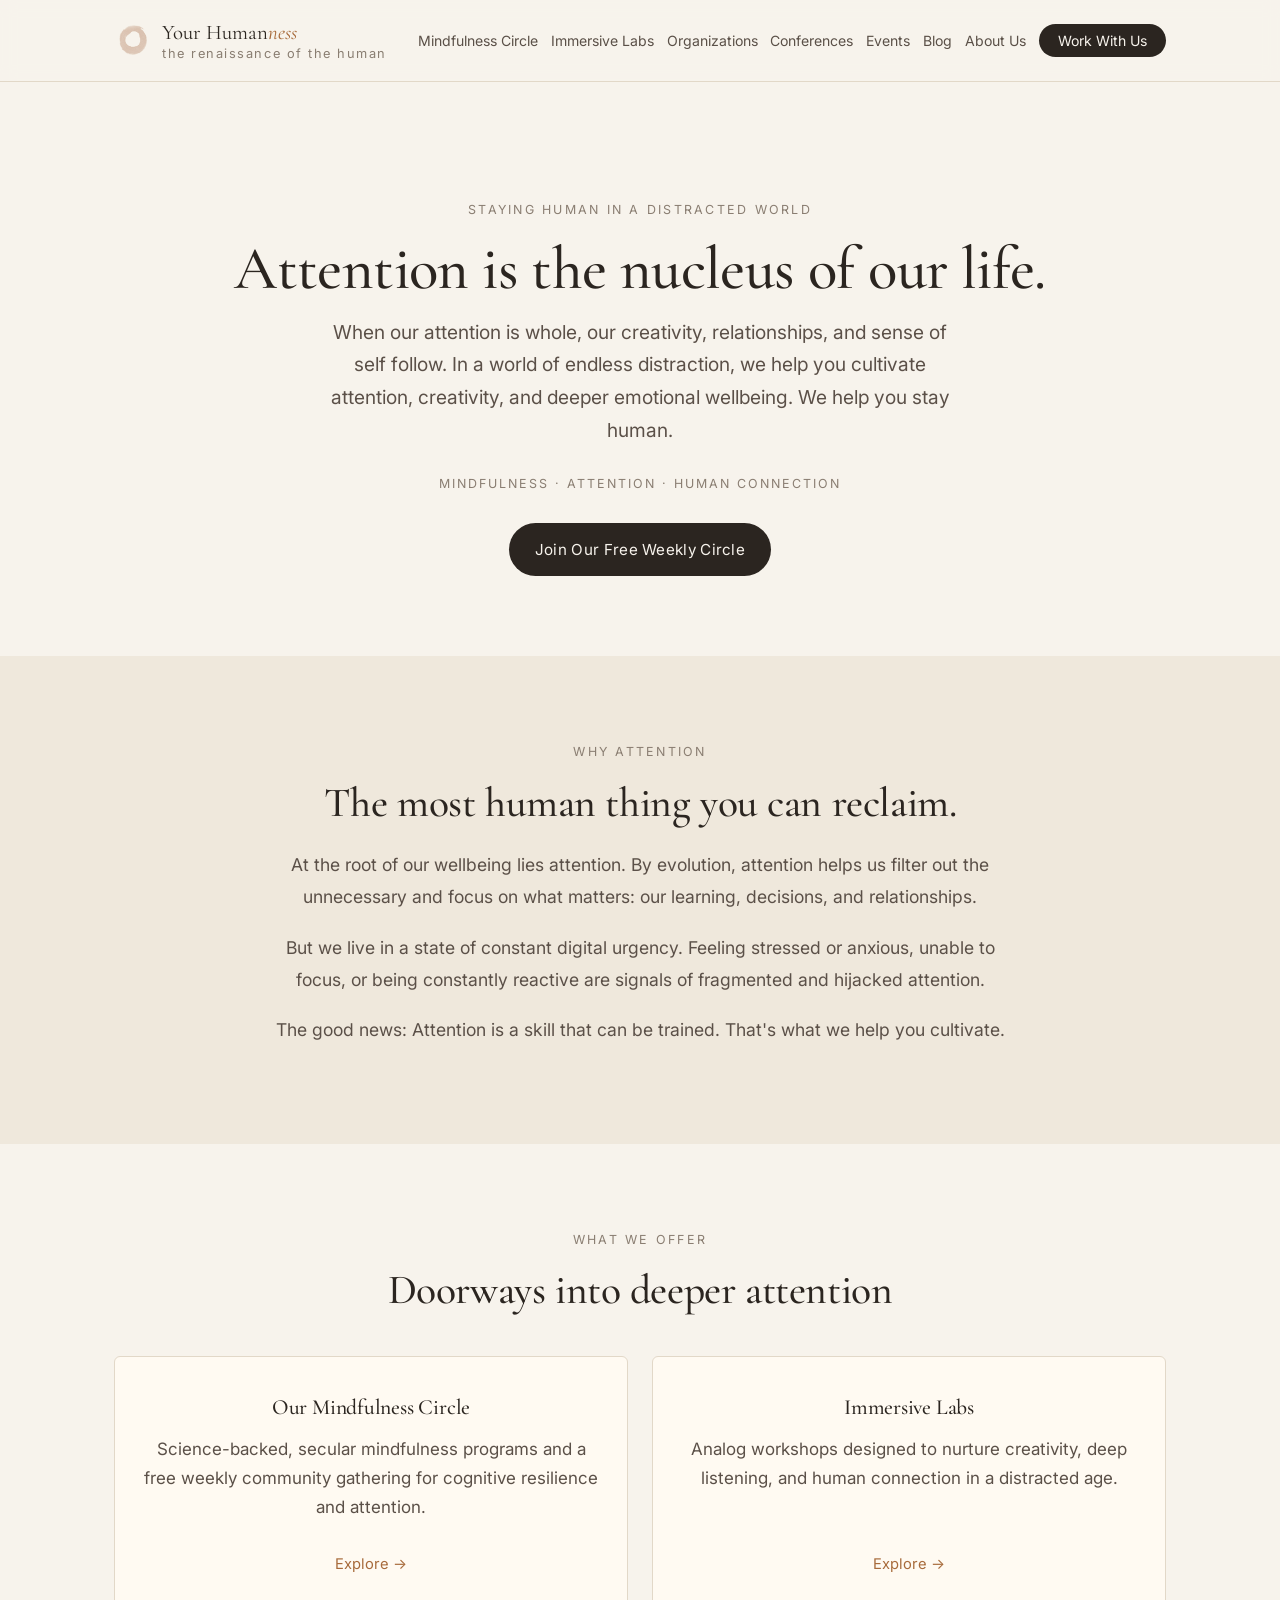
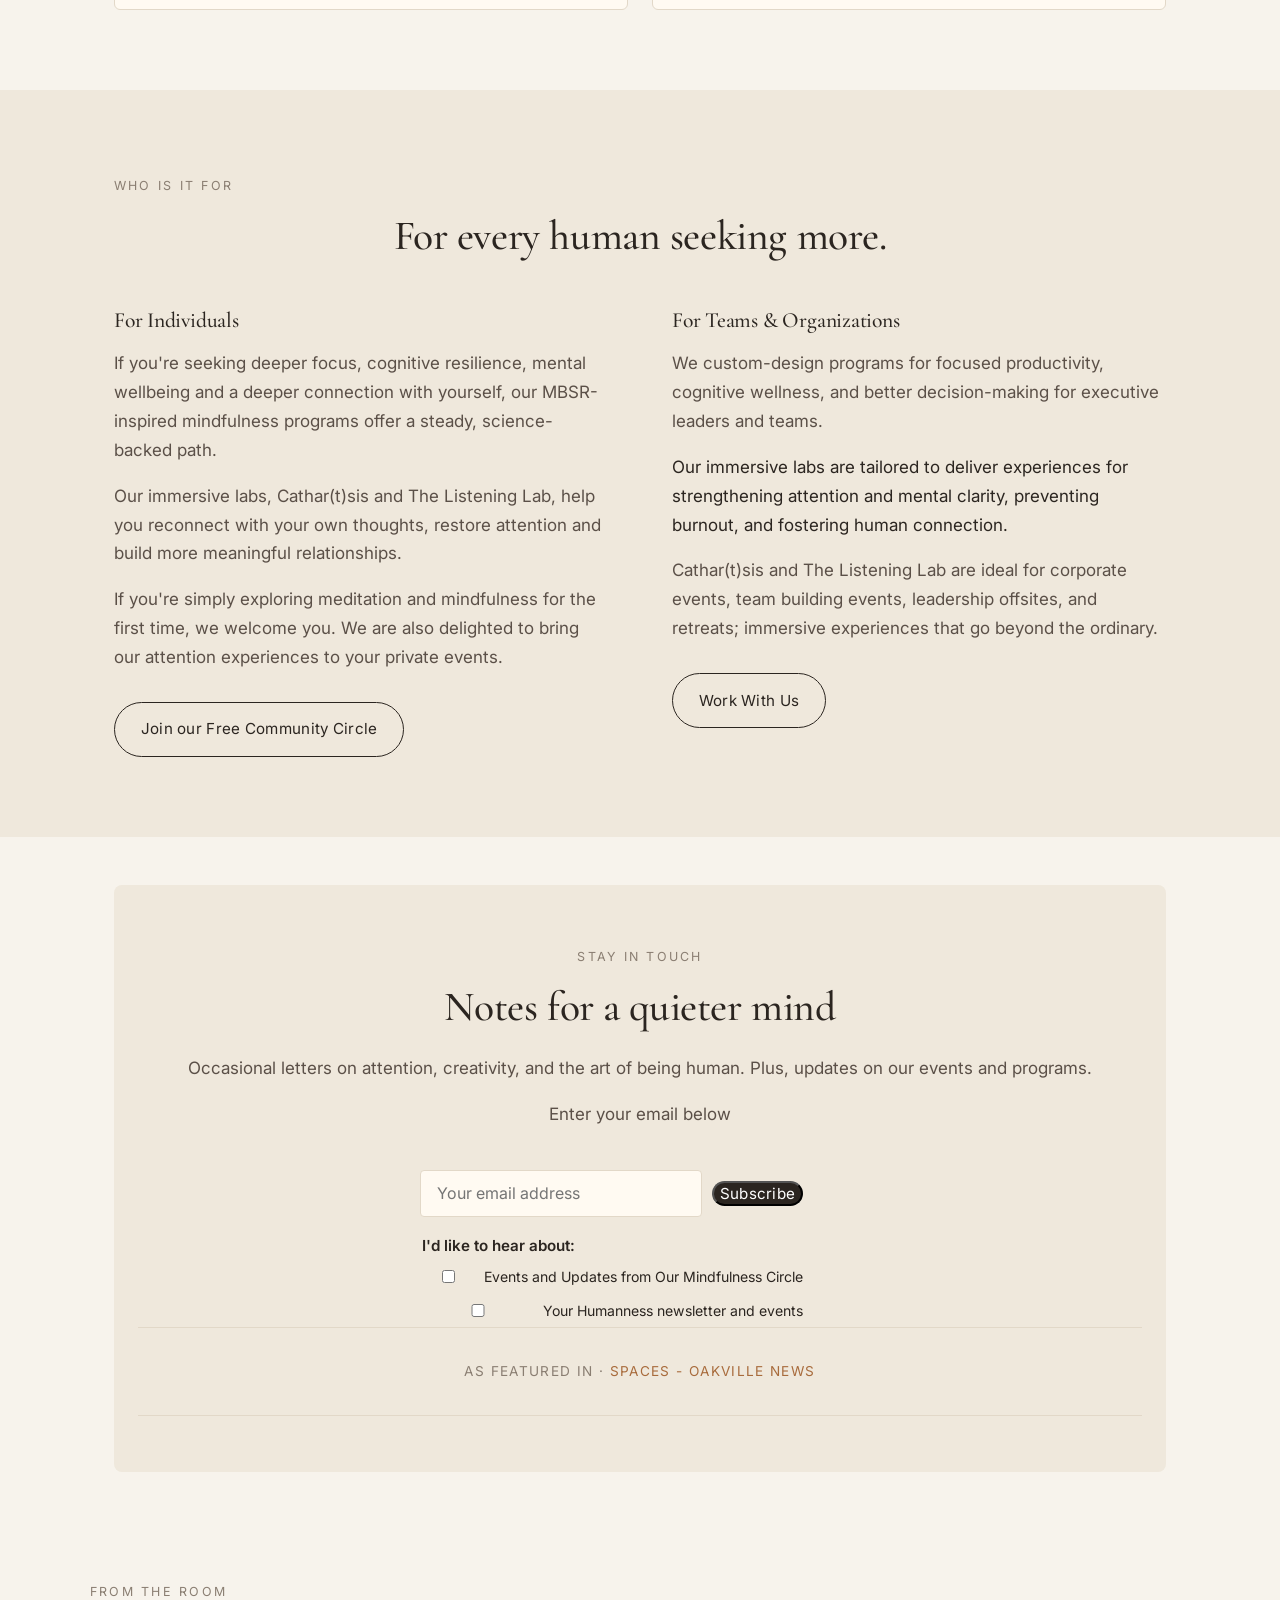
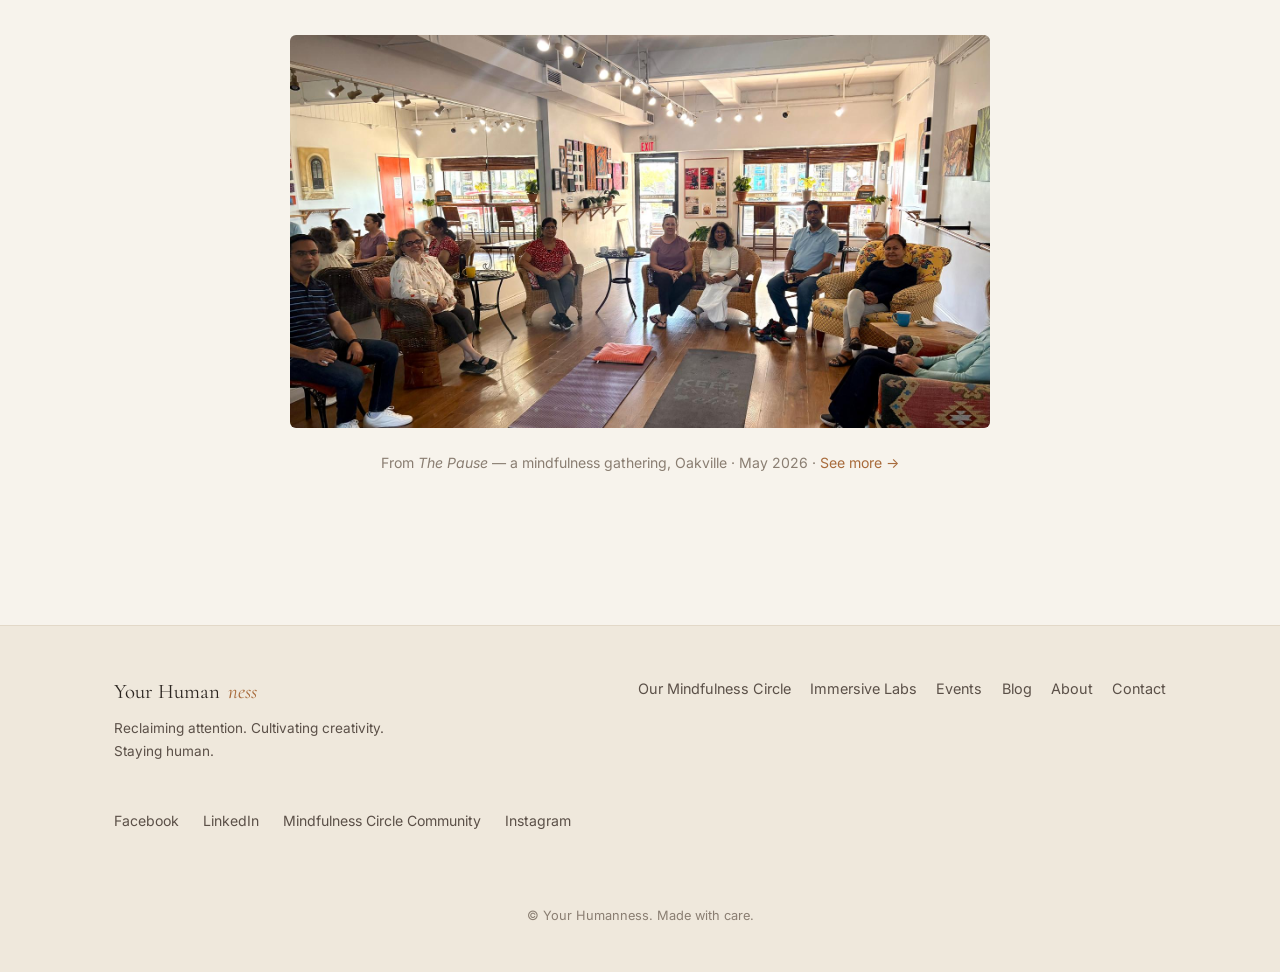
<file: index.html>
<!DOCTYPE html><html lang="en"><head>

<!-- Google Tag Manager -->
<script>(function(w,d,s,l,i){w[l]=w[l]||[];w[l].push({'gtm.start':
new Date().getTime(),event:'gtm.js'});var f=d.getElementsByTagName(s)[0],
j=d.createElement(s),dl=l!='dataLayer'?'&l='+l:'';j.async=true;j.src=
'https://www.googletagmanager.com/gtm.js?id='+i+dl;f.parentNode.insertBefore(j,f);
})(window,document,'script','dataLayer','GTM-MCJ75NCN');</script>
<!-- End Google Tag Manager -->
  
<meta charset="utf-8">
<meta name="viewport" content="width=device-width,initial-scale=1">
<link rel="icon" type="image/png" href="/favicon.png">
<link rel="apple-touch-icon" href="/favicon.png">

<!-- Core SEO -->
<title>Your Humanness | Mindfulness, Attention & Creativity Programs</title>
<meta name="description" content="Science-backed mindfulness, meditation and creative workshops that help you stay human - cultivate attention, emotional wellbeing, and meaningful connection in a distracted, AI-driven world.">
<meta name="keywords" content="neuroscience informed, science backed, mindfulness, meditation, MBSR, attention, creativity, emotional wellbeing, analog skills, human skills, mindfulness programs, mindfulness workshop, creativity workshop, corporate mindfulness, digital detox, Our Mindfulness Circle, Catharsis, The Listening Lab">
<meta name="author" content="Your Humanness">

<!-- Open Graph — LinkedIn, WhatsApp, Facebook -->
<meta property="og:type" content="website">
<meta property="og:url" content="https://www.yourhumanness.com/">
<meta property="og:title" content="Your Humanness | Cultivate Attention, Creativity & Human Connection">
<meta property="og:description" content="Science-backed mindfulness and immersive workshops to help you stay human - cultivate attention, creativity, and connection in a distracted world.">
<meta property="og:image" content="https://www.yourhumanness.com/og-image5.png">

<!-- Twitter/X Card -->
<meta name="twitter:card" content="summary_large_image">
<meta name="twitter:title" content="Your Humanness | The Renaissance of the Human">
<meta name="twitter:description" content="n a distracted, AI-driven world, we help you cultivate attention, creativity, and stay human.">
<meta name="twitter:image" content="https://www.yourhumanness.com/og-image5.png">

<!-- Canonical URL -->
<link rel="canonical" href="https://www.yourhumanness.com/">

<!-- Fonts & Stylesheet — unchanged -->
<link rel="preconnect" href="https://fonts.googleapis.com">
<link rel="preconnect" href="https://fonts.gstatic.com" crossorigin>
<link href="https://fonts.googleapis.com/css2?family=Cormorant+Garamond:ital,wght@0,400;0,500;1,400&family=Inter:wght@300;400;500&display=swap" rel="stylesheet">
<link rel="stylesheet" href="styles.css">
</head>

<script type="application/ld+json">
{
  "@context": "https://schema.org",
  "@type": "Organization",
  "name": "Your Humanness",
  "url": "https://yourhumanness.com",
  "description": "Science-informed Mindfulness and secular meditation programs and immersive workshops to help people reclaim attention, cultivate creativity, nourish emotional wellbeing and stay human in an age of AI and distractions.",
  "founder": {
    "@type": "Person",
    "name": "Sravani Saha"
  },
  "areaServed": ["Oakville", "Halton Region", "Toronto", "Ontario", "Worldwide (online)"],
  "makesOffer": [
    {
      "@type": "Offer",
      "itemOffered": {
        "@type": "Service",
        "name": "Our Mindfulness Circle",
        "url": "https://yourhumanness.com/mindfulness-circle.html",
        "description": "Science backed, secular mindfulness meditation programs and free weekly community gathering for cultivating attention and deeper emotional wellbeing. Perfect for individuals, corporate teams, leadership offsites, corporate events, and retreats."
      }
    },
    {
      "@type": "Offer",
      "itemOffered": {
        "@type": "Service",
        "name": "Cathar(t)sis",
        "url": "https://yourhumanness.com/immersive-labs.html",
        "description": "Science backed, mindfulness-based creativity workshop using analog writing and art-making for cultivating attention and authentic human creativity. Suitable for individuals, corporate teams, leadership offsites, corporate events, and retreats."
      }
    },
    {
      "@type": "Offer",
      "itemOffered": {
        "@type": "Service",
        "name": "The Listening Lab",
        "url": "https://yourhumanness.com/immersive-labs.html",
        "description": "Immersive mindfulness lab for cultivating attention in conversation and for deeper connections and relations. Perfect for corporate events, corporate teams, leadership offsites, and retreats."
      }
    }
  ]
}
</script><body>
  
<!--<script type="application/ld+json">
{
  "@context": "https://schema.org",
  "@type": "Organization",
  "name": "Your Humanness",
  "url": "https://www.yourhumanness.com",
  "description": "Mindfulness and secular meditation programs backed by neuroscience, and immersive workshops to help people reclaim attention, cultivate creativity, nourish emotional wellbeing and stay human in an age of AI and distractions.",
  "founder": {
    "@type": "Person",
    "name": "Sravani Saha"
  },
  "makesOffer": [
    {
      "@type": "Offer",
      "itemOffered": {
        "@type": "Service",
        "name": "Our Mindfulness Circle",
        "url": "https://www.yourhumanness.com/mindfulness-circle.html",
        "description": "Neuroscience backed, secular mindfulness meditation programs and free weekly community gathering for cultivating attention and deeper emotional wellbeing. Perfect for individuals, corporate teams, leadership offsites, corporate events, and retreats."
      }
    },
    {
      "@type": "Offer",
      "itemOffered": {
        "@type": "Service",
        "name": "Cathar(t)sis",
        "url": "https://www.yourhumanness.com/immersive-labs.html",
        "description": "Science backed, mindfulness-based creativity workshop using analog writing and art-making for cultivating attention and authentic human creativity. Suitable for individuals, corporate teams, leadership offsites, corporate events, and retreats."
      }
    },
    {
      "@type": "Offer",
      "itemOffered": {
        "@type": "Service",
        "name": "The Listening Lab",
        "url": "https://www.yourhumanness.com/immersive-labs.html",
        "description": "Immersive mindfulness lab for cultivating attention in conversation and for deeper connections and relations. Perfect for corporate events, corporate teams, leadership offsites, and retreats."
      }
    }
  ]
}
</script><body>-->
  
  <!-- Google Tag Manager (noscript) -->
<noscript><iframe src="https://www.googletagmanager.com/ns.html?id=GTM-MCJ75NCN"
height="0" width="0" style="display:none;visibility:hidden"></iframe></noscript>
<!-- End Google Tag Manager (noscript) -->
  
<nav class="nav"><div class="nav-inner">
<a href="index.html" class="brand">
  <img src="images/logo.png"
  alt="Your Humanness logo" 
  style="height:40px;width:40px;
         object-fit:contain;
         flex-shrink:0;">
  <span style="display:flex;
  flex-direction:column;
  justify-content:center;
  line-height:1.3">
    <span style="font-family:var(--serif);
    font-size:1.3rem;
    white-space:nowrap">Your Human<em>ness</em></span>
    <span class="brand-sub">The Renaissance of the Human</span>
  </span>
</a>
<button class="nav-toggle" aria-label="Menu">≡</button>
<ul class="nav-links">
<li><a href="mindfulness-circle.html">Mindfulness Circle</a></li>
<li><a href="immersive-labs.html">Immersive Labs</a></li>
<li><a href="organizations.html">Organizations</a></li>
<li><a href="conferences.html">Conferences</a></li>
<li><a href="events.html">Events</a></li>
<li><a href="blog.html">Blog</a></li>
<li><a href="about.html">About Us</a></li>
<li><a href="work-with-us.html" class="nav-cta">Work With Us</a></li>
</ul></div></nav>

<!-- <header class="hero container">
<span class="eyebrow">Mindfulness · Meditation · Human Creativity</span>
<h1>Attention is the nucleus of our life.</h1>
<p class="sub">When our attention is whole, our creativity, relationships, 
and sense of self follow. In a world of endless distraction, we help you cultivate attention, creativity, and deeper emotional wellbeing.</p>
<p>We help you stay human.</p>
<a href="explore-programs.html" class="btn">Explore Programs</a>
</header> -->

<header class="hero container">
<span class="eyebrow">Staying Human in a Distracted World</span>
<h1>Attention is the nucleus of our life.</h1>
<p class="sub">When our attention is whole, our creativity, 
relationships, and sense of self follow. In a world of endless 
distraction, we help you cultivate attention, creativity, and 
deeper emotional wellbeing. We help you stay human.</p>
<p style="font-size:.78rem;text-transform:uppercase;
letter-spacing:.16em;color:var(--muted);
margin-top:-.5rem;margin-bottom:1.8rem">
Mindfulness · Attention · Human Connection</p>
<a href="mindfulness-circle.html" class="btn">Join Our Free Weekly Circle</a>
</header>

 <!-- Why Attention -->
<section class="section-alt">
  <div class="container">
  <div style="max-width:740px;margin:0 auto;
  text-align:center">
    <span class="eyebrow">Why attention</span>
    <h2>The most human thing you can reclaim.</h2>
    <p style="font-size:1.1rem;line-height:1.8;
    color:var(--ink-soft);margin-bottom:1.2rem">
    At the root of our wellbeing lies attention. 
    By evolution, attention helps us filter out the unnecessary 
    and focus on what matters: our learning, 
    decisions, and relationships.
    </p>
    <p style="font-size:1.1rem;line-height:1.8;
    color:var(--ink-soft);margin-bottom:1.2rem">
    But we live in a state of constant digital urgency. 
    Feeling stressed or anxious, unable to focus, 
    or being constantly reactive are signals of 
    fragmented and hijacked attention.
    </p>
    <p style="font-size:1.1rem;line-height:1.8;
    color:var(--ink-soft)">
    The good news: Attention is a skill that can be trained. 
    That's what we help you cultivate.
    </p>
  </div>
</section>
  
<section class="section">
<div class="container center">
<span class="eyebrow">What we offer</span>
<h2>Doorways into deeper attention</h2>
<div class="cards">
  <div class="card"><h3>Our Mindfulness Circle</h3><p>Science-backed, secular mindfulness programs and a free weekly community gathering for cognitive resilience and attention.</p><a class="more" href="mindfulness-circle.html">Explore</a></div>
  <div class="card"><h3>Immersive Labs</h3><p>Analog workshops designed to nurture creativity, deep listening, and human connection in a distracted age.</p><a class="more" href="immersive-labs.html">Explore</a></div>
  </div>
</div></section>

  <section class="section-alt">
  <div class="container">
    <span class="eyebrow">Who is it for</span>
    <h2 class="center">For every human seeking more.</h2>
    <div class="split" style="margin-top:2.5rem">

      <div>
        <h3>For Individuals</h3>
        <p>If you're seeking deeper focus, cognitive resilience, mental wellbeing and a deeper connection with yourself, our MBSR-inspired mindfulness programs offer a steady, science-backed path. </p>
        <p>Our immersive labs, Cathar(t)sis and The Listening Lab, help you reconnect with your own thoughts, restore attention and build more meaningful relationships.</p>
        <p>If you're simply exploring meditation and mindfulness for the first time, we welcome you. We are also delighted to bring our attention experiences to your private events.</p>
        <a href="mindfulness-circle.html" class="btn btn-outline" 
        style="margin-top:.8rem">Join our Free Community Circle</a>
      </div>

      <div>
        <h3>For Teams & Organizations</h3>
        <p>We custom-design programs for focused productivity, cognitive wellness, and better decision-making for executive leaders and teams.</p>
        </p> Our immersive labs are tailored to deliver experiences for strengthening attention and mental clarity, preventing burnout, and fostering human connection.</p>
        <p>Cathar(t)sis and The Listening Lab are ideal for corporate events, team building events, leadership offsites, and retreats; immersive experiences that go beyond the ordinary.</p>
        <a href="work-with-us.html" class="btn btn-outline" 
        style="margin-top:.8rem">Work With Us</a>
      </div>

    </div>
  </div>
</section>

  
<section class="container">
<div class="signup">
<span class="eyebrow">Stay in touch</span>
<h2>Notes for a quieter mind</h2>
<p>Occasional letters on attention, creativity, and the art of being human. Plus, updates on our events and programs.</p>
  <p>Enter your email below</p>
<!-- ConvertKit form placeholder -->
<!--<script async data-uid="26b0e1170b" src="https://your-humanness.kit.com/26b0e1170b/index.js"></script>-->
  <!-- ConvertKit Form -->
<!--<script src="https://f.convertkit.com/ckjs/ck.5.js"></script>
  <style>
  .formkit-form[data-uid="26b0e1170b"] .formkit-input {
    min-width: 280px !important;
    width: 100% !important;
    max-width: 400px !important;
  }
  .formkit-form[data-uid="26b0e1170b"] .formkit-fields {
    display: flex !important;
    flex-direction: row !important;
    align-items: center !important;
    gap: .6rem !important;
    flex-wrap: nowrap !important;
  }
  .formkit-form[data-uid="26b0e1170b"] .formkit-field {
    flex: 1 !important;
  }
  .formkit-form[data-uid="26b0e1170b"] .formkit-submit {
    flex-shrink: 0 !important;
  }
</style>
<form action="https://app.kit.com/forms/9457943/subscriptions" 
class="seva-form formkit-form" 
method="post" 
data-sv-form="9457943" 
data-uid="26b0e1170b" 
data-format="inline" 
data-version="5"
min-width="500 600 700 800 900">
<div data-style="clean">
  <ul class="formkit-alert formkit-alert-error" 
  data-element="errors" data-group="alert"></ul>
  <div data-element="fields" data-stacked="false" 
  class="seva-fields formkit-fields">
    <div class="formkit-field">
      <input class="formkit-input" 
      name="email_address" 
      aria-label="Email Address" 
      placeholder="Your email address" 
      required="" 
      type="email" 
      style="color:var(--ink);
             border-color:var(--line);
             border-radius:4px;
             font-family:var(--sans);
             font-size:.95rem;">
    </div>
    <button data-element="submit" 
    class="formkit-submit" 
    style="background-color:var(--ink);
           color:#ffffff;
           border-radius:999px;
           font-family:var(--sans);
           font-size:.95rem;
           letter-spacing:.02em;">
      <div class="formkit-spinner">
        <div></div><div></div><div></div>
      </div>
      <span>Subscribe</span>
    </button>
  </div>
  <div class="formkit-powered-by-convertkit-container">
    <a href="https://kit.com/features/forms" 
    data-element="powered-by" 
    class="formkit-powered-by-convertkit" 
    data-variant="dark" 
    target="_blank" 
    rel="nofollow noopener"></a>
  </div>
</div>
</form>
</div>-->

  <!-- paste the Kit form script here -->
<!-- ConvertKit Form -->
<script src="https://f.convertkit.com/ckjs/ck.5.js"></script>
<style>
  .formkit-form[data-uid="26b0e1170b"] * {
    box-sizing: border-box !important;
  }
  .formkit-form[data-uid="26b0e1170b"] .formkit-input {
    min-width: 280px !important;
    width: 100% !important;
    max-width: 100% !important;
  }
  /* Main fields container wraps everything vertically now */
  .formkit-form[data-uid="26b0e1170b"] .formkit-fields {
    display: flex !important;
    flex-direction: column !important;
    gap: 1rem !important;
  }
  /* Sub-row specifically for the Email input and Submit button */
  .formkit-form[data-uid="26b0e1170b"] .formkit-row-inline {
    display: flex !important;
    flex-direction: row !important;
    align-items: center !important;
    gap: .6rem !important;
    width: 100% !important;
  }
  .formkit-form[data-uid="26b0e1170b"] .formkit-field-email {
    flex: 1 !important;
  }
  .formkit-form[data-uid="26b0e1170b"] .formkit-submit {
    flex-shrink: 0 !important;
  }
  /* Checkbox styling */
  .formkit-form[data-uid="26b0e1170b"] fieldset {
    border: none !important;
    padding: 0 !important;
    margin: 0 !important;
    width: 100% !important;
  }
  .formkit-form[data-uid="26b0e1170b"] legend {
    font-family: var(--sans) !important;
    font-size: .95rem !important;
    font-weight: 600 !important;
    margin-bottom: .5rem !important;
    text-align: left !important;
  }
  .formkit-form[data-uid="26b0e1170b"] .formkit-checkboxes-wrap {
    display: flex !important;
    flex-direction: column !important;
    gap: .5rem !important;
  }
  .formkit-form[data-uid="26b0e1170b"] .formkit-checkbox-field {
    display: flex !important;
    align-items: flex-start !important;
    gap: .5rem !important;
    font-family: var(--sans) !important;
    font-size: .85rem !important;
    font-weight: 400 !important;
    text-align: left !important;
    line-height: 1.4 !important;
  }
  .formkit-form[data-uid="26b0e1170b"] .formkit-checkbox-field input[type="checkbox"] {
    flex-shrink: 0 !important;
    margin-top: .2rem !important;
  }
</style>
  
<form action="https://app.kit.com/forms/9457943/subscriptions" 
class="seva-form formkit-form" 
method="post" 
data-sv-form="9457943" 
data-uid="26b0e1170b" 
data-format="inline" 
data-version="5"
min-width="500 600 700 800 900">
<div data-style="clean">
  <ul class="formkit-alert formkit-alert-error" 
  data-element="errors" data-group="alert"></ul>
  
  <div data-element="fields" data-stacked="false" 
  class="seva-fields formkit-fields">
    
    <!-- Row 1: Email Input and Submit Button side-by-side -->
    <div class="formkit-row-inline">
      <div class="formkit-field formkit-field-email">
        <input class="formkit-input" 
        name="email_address" 
        aria-label="Email Address" 
        placeholder="Your email address" 
        required="" 
        type="email" 
        style="color: var(--ink); border-color: var(--line); border-radius: 4px; font-weight: 400;">
      </div>
      
      <button data-element="submit" 
      class="formkit-submit" 
      style="background-color: var(--ink); color: #ffffff; border-radius: 999px; font-family: var(--sans); font-size: .95rem; letter-spacing: .02em;">
        <div class="formkit-spinner">
          <div></div><div></div><div></div>
        </div>
        <span>Subscribe</span>
      </button>
    </div>

    <!-- Row 2: Checkboxes stacked below -->
    <div class="formkit-field">
      <fieldset>
        <legend style="color: var(--ink);">I'd like to hear about:</legend>
        <div class="formkit-checkboxes-wrap">
          <div class="formkit-checkbox-field">
            <input class="formkit-checkbox" id="tag-3875-23530652" type="checkbox" name="tags[]" value="23530652">
            <label for="tag-3875-23530652">Events and Updates from Our Mindfulness Circle</label>
          </div>
          <div class="formkit-checkbox-field">
            <input class="formkit-checkbox" id="tag-3875-23530654" type="checkbox" name="tags[]" value="23530654">
            <label for="tag-3875-23530654">Your Humanness newsletter and events</label>
          </div>
        </div>
      </fieldset>
    </div>

  </div>

  <div class="formkit-powered-by-convertkit-container">
    <a href="https://kit.com/features/forms" 
    data-element="powered-by" 
    class="formkit-powered-by-convertkit" 
    data-variant="dark" 
    target="_blank" 
    rel="nofollow noopener"></a>
  </div>
</div>
</form>

<div class="trust">
<span>As featured in · <a href="https://oakville.spaces.ca/snapshots/cathartsis-brings-mindful-connection-to-oakville-in-an-era-where-our-attention-is-the-worlds-most-traded-commodity-one-local-event-is-asking-us-57787" target="_blank" rel="noopener noreferrer">Spaces - Oakville News</a></span>
</div>
</section>

 <!-- From The Pause -->
<section class="container section-tight">
  <span class="eyebrow">From the room</span>
  <div style="display:grid;
  grid-template-columns:1fr;
  max-width:700px;margin:1rem auto 0">
    <a href="events.html">
    <img src="images/thepause1.jpeg" 
    alt="The Pause — mindfulness event, Burlington" 
    style="width:100%;
           border-radius:6px;
           object-fit:cover;
           aspect-ratio:16/9;
           transition:opacity .2s;">
    </a>
    <p style="margin-top:.8rem;
    font-size:.88rem;
    color:var(--muted);
    text-align:center">
    From <em>The Pause</em> — a mindfulness gathering, 
    Oakville · May 2026 · 
    <a href="events.html" 
    style="color:var(--accent)">
    See more →</a>
    </p>
  </div>
</section>
  
<footer><div class="foot-inner">
<div><a href="index.html" class="brand">Your Human<em>ness</em></a>
<p style="font-size:.85rem;margin-top:.5rem;max-width:280px">Reclaiming attention. Cultivating creativity. Staying human.</p></div>
<ul class="foot-links">
<li><a href="mindfulness-circle.html">Our Mindfulness Circle</a></li>
<li><a href="immersive-labs.html">Immersive Labs</a></li>
<li><a href="events.html">Events</a></li>
<li><a href="blog.html">Blog</a></li>
<li><a href="about.html">About</a></li>
<li><a href="contact.html">Contact</a></li>
</ul>
<!-- Social Links -->
<div style="display:flex;justify-content:center;
gap:1.5rem;flex-wrap:wrap;margin-bottom:1rem">
  <a href="https://www.facebook.com/yourhumanness" 
  target="_blank" rel="noopener noreferrer"
  style="color:var(--ink-soft);font-size:.88rem;
  border:none;">Facebook</a>

  <a href="https://www.linkedin.com/company/yourhumanness/" 
  target="_blank" rel="noopener noreferrer"
  style="color:var(--ink-soft);font-size:.88rem;
  border:none;">LinkedIn</a>

  <a href="https://www.facebook.com/groups/ourmindfulnesscircle" 
  target="_blank" rel="noopener noreferrer"
  style="color:var(--ink-soft);font-size:.88rem;
  border:none;">Mindfulness Circle Community</a>

  <a href="https://www.instagram.com/yourhumanness" 
  target="_blank" rel="noopener noreferrer"
  style="color:var(--ink-soft);font-size:.88rem;
  border:none;">Instagram</a>
</div>

<p class="copy">© Your Humanness. Made with care.</p>
</div></footer>
<script src="script.js"></script></body></html>
</file>
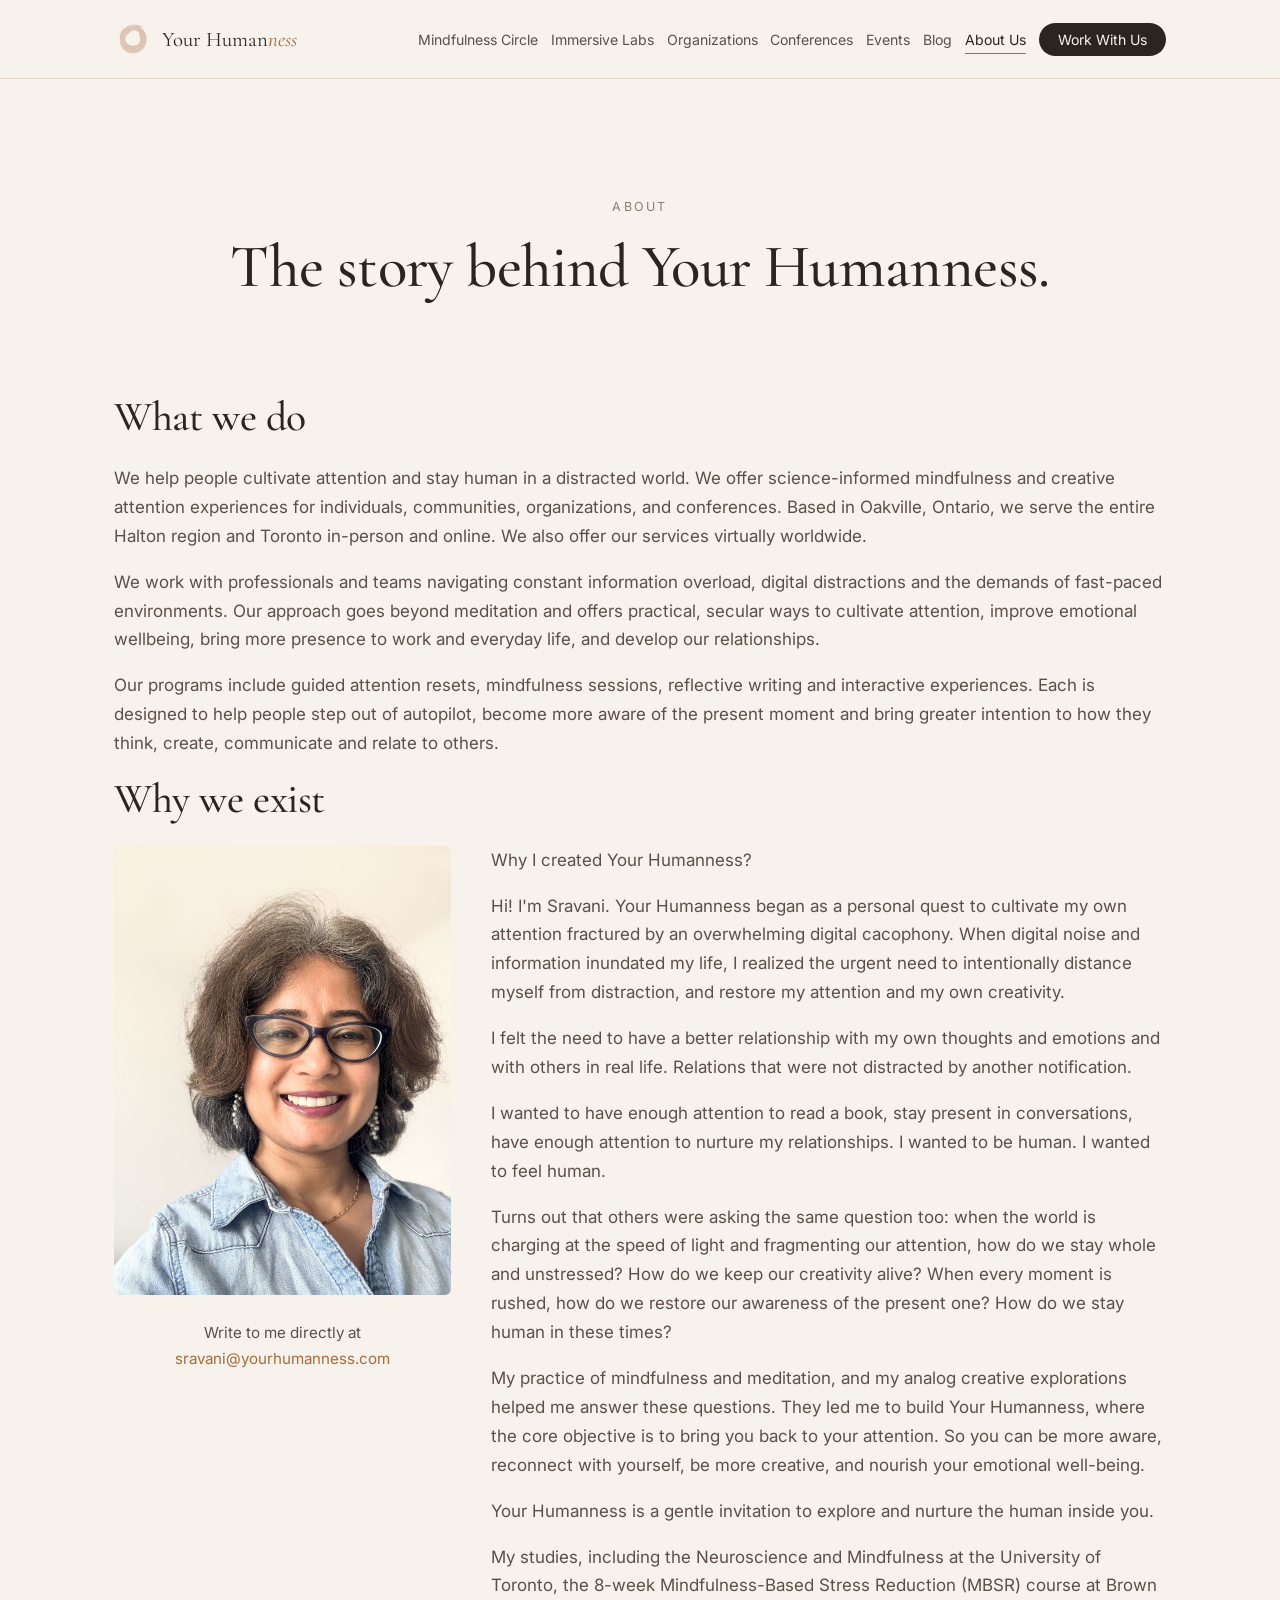
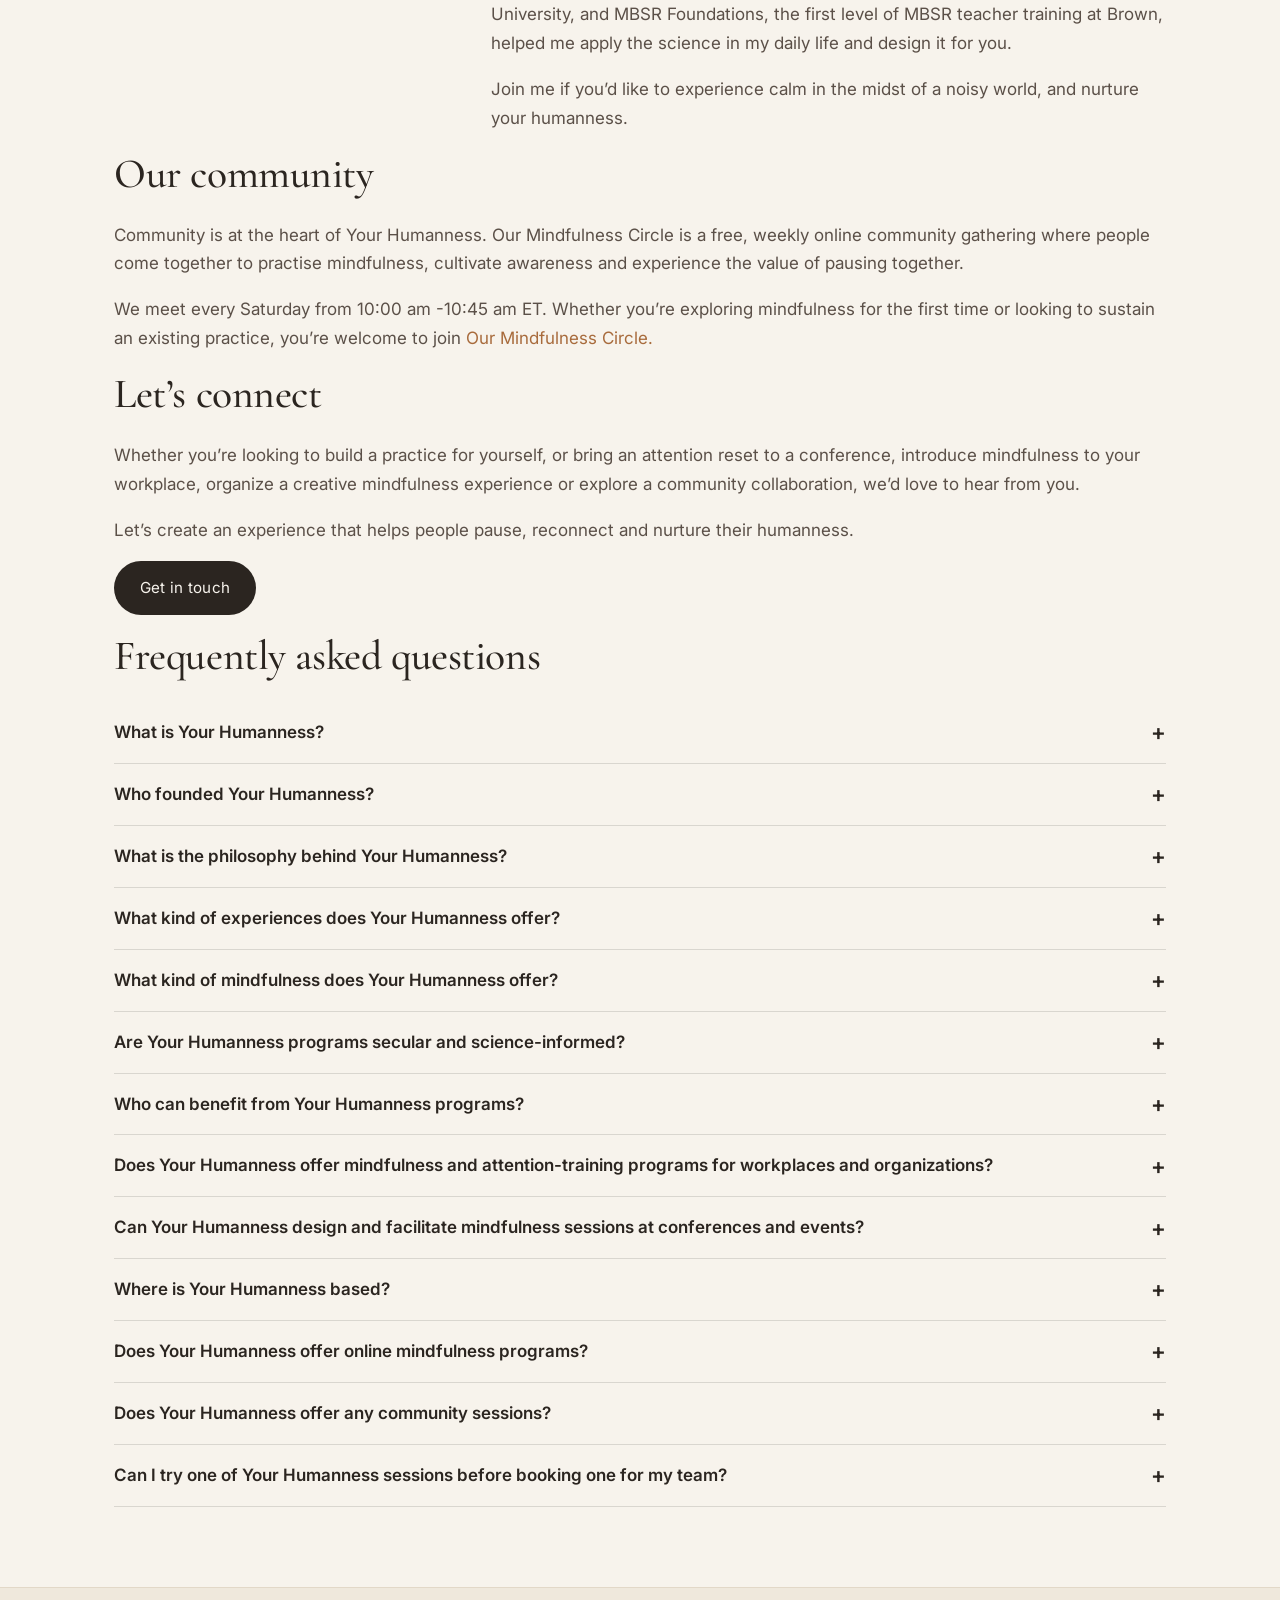
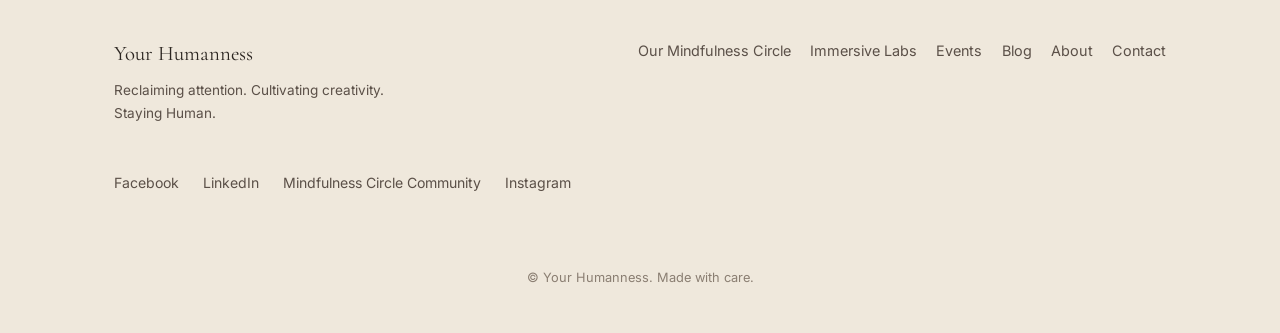
<file: about.html>
<!DOCTYPE html><html lang="en"><head>

  <!-- Google Tag Manager -->
<script>(function(w,d,s,l,i){w[l]=w[l]||[];w[l].push({'gtm.start':
new Date().getTime(),event:'gtm.js'});var f=d.getElementsByTagName(s)[0],
j=d.createElement(s),dl=l!='dataLayer'?'&l='+l:'';j.async=true;j.src=
'https://www.googletagmanager.com/gtm.js?id='+i+dl;f.parentNode.insertBefore(j,f);
})(window,document,'script','dataLayer','GTM-MCJ75NCN');</script>
<!-- End Google Tag Manager -->
  
<meta charset="utf-8"><meta name="viewport" content="width=device-width,initial-scale=1">
<link rel="icon" type="image/png" href="/favicon.png">
<link rel="apple-touch-icon" href="/favicon.png">
<title>About — Your Humanness</title>
<meta name="description" content="The story behind Your Humanness — a mindfulness and human skills practice rooted in neuroscience, analog creativity, and the belief that attention is the nucleus of human life.">
<link rel="preconnect" href="https://fonts.googleapis.com">
<link rel="preconnect" href="https://fonts.gstatic.com" crossorigin>
<link href="https://fonts.googleapis.com/css2?family=Cormorant+Garamond:ital,wght@0,400;0,500;1,400&family=Inter:wght@300;400;500&display=swap" rel="stylesheet">
<link rel="stylesheet" href="styles.css">
</head><body>
  <!-- Google Tag Manager (noscript) -->
<noscript><iframe src="https://www.googletagmanager.com/ns.html?id=GTM-MCJ75NCN"
height="0" width="0" style="display:none;visibility:hidden"></iframe></noscript>
<!-- End Google Tag Manager (noscript) -->
  
<nav class="nav"><div class="nav-inner">
<a href="index.html" class="brand">
  <img src="images/logo.png"
  alt="Your Humanness logo" 
  style="height:40px;width:40px;
         object-fit:contain;
         flex-shrink:0;">
  <span style="display:flex;
  flex-direction:column;
  justify-content:center;
  line-height:1.3">
    <span style="font-family:var(--serif);
    font-size:1.3rem;
    white-space:nowrap">Your Human<em>ness</em></span>
  </span>
</a>
<button class="nav-toggle" aria-label="Menu">≡</button>
<ul class="nav-links">
<li><a href="mindfulness-circle.html">Mindfulness Circle</a></li>
<li><a href="immersive-labs.html">Immersive Labs</a></li>
<li><a href="organizations.html">Organizations</a></li>
<li><a href="conferences.html">Conferences</a></li>
<li><a href="events.html">Events</a></li>
<li><a href="blog.html">Blog</a></li>
<li><a href="about.html">About Us</a></li>
<li><a href="work-with-us.html" class="nav-cta">Work With Us</a></li>
</ul></div></nav>

<header class="hero container">
  <span class="eyebrow">About</span>
  <h1>The story behind Your Humanness.</h1>
</header>

<!-- 1. WHAT WE DO -->
<section class="container">
  <h2>What we do</h2>
  <p>We help people cultivate attention and stay human in a distracted world. We offer science-informed mindfulness and creative attention experiences for individuals, communities, organizations, and conferences. Based in Oakville, Ontario, we serve the entire Halton region and Toronto in-person and online. We also offer our services virtually worldwide.</p>
  <p>We work with professionals and teams navigating constant information overload, digital distractions and the demands of fast-paced environments. Our approach goes beyond meditation and offers practical, secular ways to cultivate attention, improve emotional wellbeing, bring more presence to work and everyday life, and develop our relationships.</p>
  <p>Our programs include guided attention resets, mindfulness sessions, reflective writing and interactive experiences. Each is designed to help people step out of autopilot, become more aware of the present moment and bring greater intention to how they think, create, communicate and relate to others.</p>
</section>

<!-- 2. WHY WE EXIST (founder photo + founder's note) -->
<section class="container">
  <h2>Why we exist</h2>
  <div class="about-grid">
    <div>
      <img src="images/IMG_2510.jpg"
           alt="Sravani Saha, founder of Your Humanness"
           style="width:100%;
                  border-radius:6px;
                  object-fit:cover;">
      <p style="margin-top:1rem;
                font-size:.95rem;
                color:var(--ink-soft);
                text-align:center">
        Write to me directly at <a href="mailto:sravani@yourhumanness.com">sravani@yourhumanness.com</a>
      </p>
    </div>
    <div>
      <p>Why I created Your Humanness?</p>
      <p>Hi! I'm Sravani. Your Humanness began as a personal quest to cultivate my own attention fractured by an overwhelming digital cacophony. When digital noise and information inundated my life, I realized the urgent need to intentionally distance myself from distraction, and restore my attention and my own creativity.</p>
      <p>I felt the need to have a better relationship with my own thoughts and emotions and with others in real life. Relations that were not distracted by another notification.</p>
      <p>I wanted to have enough attention to read a book, stay present in conversations, have enough attention to nurture my relationships. I wanted to be human. I wanted to feel human.</p>
      <p>Turns out that others were asking the same question too: when the world is charging at the speed of light and fragmenting our attention, how do we stay whole and unstressed? How do we keep our creativity alive? When every moment is rushed, how do we restore our awareness of the present one? How do we stay human in these times?</p>
      <p>My practice of mindfulness and meditation, and my analog creative explorations helped me answer these questions. They led me to build Your Humanness, where the core objective is to bring you back to your attention. So you can be more aware, reconnect with yourself, be more creative, and nourish your emotional well-being.</p>
      <p>Your Humanness is a gentle invitation to explore and nurture the human inside you.</p>
      <p>My studies, including the Neuroscience and Mindfulness at the University of Toronto, the 8-week Mindfulness-Based Stress Reduction (MBSR) course at Brown University, and MBSR Foundations, the first level of MBSR teacher training at Brown, helped me apply the science in my daily life and design it for you.</p>
      <p>Join me if you’d like to experience calm in the midst of a noisy world, and nurture your humanness.</p>
    </div>
  </div>
</section>

<!-- 3. OUR COMMUNITY -->
<section class="container">
  <h2>Our community</h2>
  <p>Community is at the heart of Your Humanness. Our Mindfulness Circle is a free, weekly online community gathering where people come together to practise mindfulness, cultivate awareness and experience the value of pausing together.</p>
  <p>We meet every Saturday from 10:00 am -10:45 am ET. Whether you’re exploring mindfulness for the first time or looking to sustain an existing practice, you’re welcome to join <a href="mindfulness-circle.html">Our Mindfulness Circle.</a></p>
  <!-- Optional: link "Our Mindfulness Circle" above to its page, e.g.-->
        
</section>


<!-- 4. LET'S CONNECT -->
<section class="container">
  <h2>Let’s connect</h2>
  <p>Whether you’re looking to build a practice for yourself, or bring an attention reset to a conference, introduce mindfulness to your workplace, organize a creative mindfulness experience or explore a community collaboration, we’d love to hear from you.</p>
  <p>Let’s create an experience that helps people pause, reconnect and nurture their humanness.</p>
  <!-- Replace "btn" with whatever button class your site already uses,
       and contact.html with your actual contact page filename -->
  <p><a class="btn" href="contact.html">Get in touch</a></p>
</section>

  <!-- FAQ SECTION GOES HERE (h2 "Frequently asked questions") -->

  <!--New FAQ -->
  <!-- FAQ -->
<section class="container faq">
  <h2>Frequently asked questions</h2>

  <details>
    <summary>What is Your Humanness?</summary>
    <p>Your Humanness helps people cultivate attention and stay human in a distracted world through science-informed mindfulness and creative attention practice. We offer evidence-based mindfulness programs and design experiences that encourage strengthening attention, creativity and more meaningful human connections. We work with individuals, organizations, conferences and communities.</p>
  </details>

  <details>
    <summary>Who founded Your Humanness?</summary>
    <p>Your Humanness was founded by Sravani Saha, whose personal exploration of mindfulness, meditation and analog creativity led her to examine the impact of digital distractions and information overload on human attention. Her personal endeavour to reclaim attention and creativity grew into an initiative to help others cultivate awareness, reconnect with themselves and nurture their humanness.</p>
  </details>

  <details>
    <summary>What is the philosophy behind Your Humanness?</summary>
    <p>At the heart of Your Humanness is the belief that attention is fundamental to how we experience life. Whether at work, in a conference, or simply in our daily life, the ability to pay attention defines how we grow, how we assimilate information, and shapes our relationship with ourselves and others. Through mindfulness and attention-practices, we invite people to strengthen, respond rather than react, and make room for creativity, connection and a more intentional way of living.</p>
  </details>

  <details>
    <summary>What kind of experiences does Your Humanness offer?</summary>
    <p>Your Humanness has human attention at the core of all its programs and experiences. Our experiences help people cultivate attention, awareness, creativity, listening and more meaningful human connection.</p> 
    <p>Our Mindfulness circle cultivates attention to inner experience. Cathar(t)sis cultivates attention to inner expression. Our organizational programs include strengthening attention to others. Attention resets help people notice habitual patterns and reconnect with the present moment with more awareness. We custom design experiences based on your needs. <a href="work-with-us.html">Contact Us.</a> to design an experience.</p>
  </details>

  <details>
    <summary>What kind of mindfulness does Your Humanness offer?</summary>
    <p>Your Humanness offers accessible, secular and science-informed mindfulness practices inspired by Mindfulness-Based Stress Reduction (MBSR). These include guided awareness practices, attention exercises, mindful listening, reflective writing and creative exploration. Our experiences are designed to help people develop greater focus, emotional well-being and develop human relationships in our personal and professional lives.</p>
  </details>

  <details>
    <summary>Are Your Humanness programs secular and science-informed?</summary>
    <p>Yes. Our programs are secular and informed by the science and practice of attention and mindfulness. They draw on established mindfulness approaches, including MBSR, and emphasize practical experiences that people can incorporate into everyday life. No religious or spiritual affiliation is required, and our programs are welcoming to people from all backgrounds.</p>
  </details>

  <details>
    <summary>Who can benefit from Your Humanness programs?</summary>
    <p>Our programs are designed for individuals, professionals, teams and communities navigating the demands of fast-paced, digitally connected lives. They can be particularly relevant for people experiencing information overload, constant distractions or difficulty making space for focused attention and meaningful connection. We also work with organizations and event organizers looking to introduce attentional resets and intentional pauses into their environments. We're happy to work with non-profits and bring our experiences to them. Please <a href="work-with-us.html">Contact Us.</a></p>
  </details>

  <details>
    <summary>Does Your Humanness offer mindfulness and attention-training programs for workplaces and organizations?</summary>
    <p>Yes. Your Humanness works with organizations and teams to introduce practical mindfulness and attention practices into workplace experiences. Offerings can include guided mindfulness sessions, attention and focus resets, mindful communication and reflective creative activities. Experiences can be tailored to workplace growth and development initiatives, team gatherings, leadership offsites and organizational events. You can know more about our corporate offerings from the <a href="organizations.html">Organizations </a>section of our site.</p>
  </details>

  <details>
    <summary>Can Your Humanness design and facilitate mindfulness sessions at conferences and events?</summary>
    <p>Yes. Your Humanness offers guided attention resets and interactive mindfulness experiences that can be integrated into conferences, corporate events and gatherings. These can take the form of short guided pauses, present-moment awareness exercises or longer facilitated experiences. They are designed to give participants an opportunity to step away from information overload, reconnect with the present and return to the event with greater awareness. Please visit <a href="conferences.html">Conferences</a> for more details.</p>
  </details>

  <details>
    <summary>Where is Your Humanness based?</summary>
    <p>Your Humanness is based in Oakville, Ontario, Canada. We offer in-person experiences across Oakville, the Halton Region, Toronto, and the Greater Toronto Area, as well as virtual mindfulness programs and community sessions accessible to participants worldwide.</p>
  </details>

  <details>
    <summary>Does Your Humanness offer online mindfulness programs?</summary>
    <p>Yes. Your Humanness offers virtual mindfulness experiences for individuals, groups, organizations, events, and communities locally and beyond our local region. Please <a href="work-with-us.html">Contact Us.</a>. We also offer a free weekly online community gathering every Saturday from 10-10:45 am ET, <a href="mindfulness-circle.html">Our Mindfulness Circle,</a> that welcomes people interested in exploring and sustaining a mindfulness practice. </p>
  </details>

  <details>
    <summary>Does Your Humanness offer any community sessions?</summary>
    <p>Yes. Your Humanness offers a free weekly online community gathering every Saturday from 10-10:45 am ET called <a href="mindfulness-circle.html">Our Mindfulness Circle.</a> We welcome everyone interested in exploring and sustaining a mindfulness practice from the community.</p>
  </details>

  <details>
    <summary>Can I try one of Your Humanness sessions before booking one for my team?</summary>
    <p>Yes of course. While every program, and every experience we create is unique and designed with your motivation and with your team or audience in mind, you are welcome to experience our mindfulness approach by joining <a href="mindfulness-circle.html">Our Mindfulness Circle</a> which offers free weekly mindfulness sessions for the community. We meet every Saturday from 10:00 am -10:45 am ET, and we're happy to have you.</p>
  </details>
  </section>
  
<!-- FAQ -->
<!--<section class="container">
  <h2>Frequently asked questions</h2>

  <h3>What is Your Humanness?</h3>
  <p>Your Humanness helps people cultivate attention and stay human in a distracted world through science-informed mindfulness and creative attention practice. We offer evidence-based mindfulness programs and design experiences that encourage strengthening attention, creativity and more meaningful human connections. We work with individuals, organizations, conferences and communities.</p>

  <h3>Who founded Your Humanness?</h3>
  <p>Your Humanness was founded by Sravani Saha, whose personal exploration of mindfulness, meditation and analog creativity led her to examine the impact of digital distractions and information overload on human attention. Her personal endeavour to reclaim attention and creativity grew into an initiative to help others cultivate awareness, reconnect with themselves and nurture their humanness.</p>

  <h3>What is the philosophy behind Your Humanness?</h3>
  <p>At the heart of Your Humanness is the belief that attention is fundamental to how we experience life. Whether at work, in a conference, or simply in our daily life, the ability to pay attention defines how we grow, how we assimilate information, and shapes our relationship with ourselves and others. Through mindfulness and attention-practices, we invite people to strengthen, respond rather than react, and make room for creativity, connection and a more intentional way of living.</p>

  <h3>What kind of mindfulness does Your Humanness offer?</h3>
  <p>Your Humanness offers accessible, secular and science-informed mindfulness practices inspired by Mindfulness-Based Stress Reduction (MBSR). These include guided awareness practices, attention exercises, mindful listening, reflective writing and creative exploration. Our experiences are designed to help people develop greater focus, emotional well-being and develop human relationships in our personal and professional lives.</p>

  <h3>Are Your Humanness programs secular and science-informed?</h3>
  <p>Yes. Our programs are secular and informed by the science and practice of attention and mindfulness. They draw on established mindfulness approaches, including MBSR, and emphasize practical experiences that people can incorporate into everyday life. No religious or spiritual affiliation is required, and our programs are welcoming to people from all backgrounds.</p>

  <h3>Who can benefit from Your Humanness programs?</h3>
  <p>Our programs are designed for individuals, professionals, teams and communities navigating the demands of fast-paced, digitally connected lives. They can be particularly relevant for people experiencing information overload, constant distractions or difficulty making space for focused attention and meaningful connection. We also work with organizations and event organizers looking to introduce mindfulness and intentional pauses into their environments.</p>

  <h3>Does Your Humanness offer mindfulness and attention-training programs for workplaces and organizations?</h3>
  <p>Yes. Your Humanness works with organizations and teams to introduce practical mindfulness and attention practices into workplace experiences. Offerings can include guided mindfulness sessions, attention and focus resets, mindful communication and reflective creative activities. Experiences can be tailored to workplace growth and development initiatives, team gatherings, leadership offsites and organizational events.You can know more about our corporate offerings from the <a href="organizations.html">Conferences</a> https://www.yourhumanness.com/</p> 

  <h3>Can Your Humanness design and facilitate mindfulness sessions at conferences and events?</h3>
  <p>Yes. Your Humanness offers guided attention resets and interactive mindfulness experiences that can be integrated into conferences, corporate events and gatherings. These can take the form of short guided pauses, present-moment awareness exercises or longer facilitated experiences. They are designed to give participants an opportunity to step away from information overload, reconnect with the present and return to the event with greater awareness. Please visit <a href="conferences.html">Conferences</a></p>

  <h3>Where is Your Humanness based?</h3>
  <p>Your Humanness is based in Oakville, Ontario, Canada. We offer in-person experiences across Oakville, the Halton Region, Toronto and the Greater Toronto Area, as well as virtual mindfulness programs and community sessions accessible to participants worldwide.</p>

  <h3>Does Your Humanness offer online mindfulness programs?</h3>
  <p>Yes. Your Humanness offers virtual mindfulness experiences for individuals, groups and organizations. Our Mindfulness Circle, a free weekly online community gathering, welcomes people interested in exploring and sustaining a mindfulness practice. We also offer virtual experiences and collaborations for organizations and communities beyond our local region.</p>
</section>-->
<!--<header class="hero container">
<span class="eyebrow">About</span>
<h1>The story behind Your Humanness.</h1>
</header>

<section class="container">
<div class="about-grid">
<div>
<img src="images/IMG_2510.jpg" 
alt="Sravani Saha — Your Humanness" 
style="width:100%;
       border-radius:6px;
       object-fit:cover;">
<p style="margin-top:1rem;
font-size:.95rem;
color:var(--ink-soft);
text-align:center">
Write to me directly at <a href="mailto:sravani@yourhumanness.com">sravani@yourhumanness.com</a>
</p>
</div>
<div>
<h2>Hi, I'm Sravani.</h2>
<p>Your Humanness began as a personal quest to cultivate my own attention fractured by an overwhelming digital cacophony. When digital noise and information inundated my life, I realized the urgent need to intentionally distance myself from distraction, and restore my attention and my own creativity.</p>
<p>I felt the need to have a better relationship with my own thoughts and emotions and with others in real life. Relations that were not distracted by another notification.</p>
<p>I wanted to have enough attention to read a book, stay present in conversations, have enough attention to nurture my relationships. I wanted to be human. I wanted to feel human.</p>
<p>Turns out that others were asking the same question too: when the world is charging at the speed of light and fragmenting our attention, how do we stay whole and unstressed? How do we keep our creativity alive? When every moment is rushed, how do we restore our awareness of the present one? How do we stay human in these times?</p>
<p>My practice of mindfulness and meditation, and my analog creative explorations helped me answer these questions. They led me to build Your Humanness, where the core objective is to bring you back to your attention. So you can be more aware, reconnect with yourself, be more creative, and nourish your emotional well-being.</p>
<p>Your Humanness is a gentle invitation to explore and nurture the human inside you.</p>
<p>My education in Neuroscience and Mindfulness from the University of Toronto, and in MBSR (Mindfulness Based Stress Reduction) along with Facilitator Credentials from Brown University empowered me to apply the science into my daily life and design it for you.</p>
<p>Join me if you’d like to experience calm in the midst of a noisy world, and nurture your humanness.</p>
<p>We offer science-informed mindfulness and creative attention-training practice for organizations, conferences and communities. Based out of Oakville, Ontario, we serve the entire Halton region and Toronto in-person and online. We also offer our services virtually worldwide.</p>
<p>Community is at the heart of what we do, and Our Mindfulness Circle, a free weekly online community mindfulness session is a testament to it.</p>
<p>We work with high-performing professionals and teams who feel stretched thin by constant information overload, and who want a practical, secular way to rebuild focus, calm and presence.</p>
<p>Our programs include guided attention resets, mindfulness sessions, reflective writing and interactive experiences designed to help people pause, reconnect with the present moment and engage more intentionally.</p>
<p>We're happy to hear from you and excited to design an experience for you or for your team.</p>
  
</div>
</div>
</section>-->

<!--Commenting out for testing  -->
<!--<h2>Hi, I'm Sravani.</h2>
<p>Your Humanness began as a personal quest to cultivate my own attention fractured by an overwhelming digital cacophony, and as a way to cultivate a better relationship with my own thoughts and emotions. </p>
<p>My practice of mindfulness and meditation, and my creative explorations led me to answer the question I faced frequently from others: in a world that’s charging ahead at the speed of light and fragmenting our attention, how do we stay whole?</p>
<p> How do we keep the essence of being human alive: our creativity, our listening skills, and our deeper relationships? In a world when every moment is rushed, how do we restore our awareness of the present one?</p>
<p>My education in Neuroscience and Mindfulness from the University of Toronto, and in MBSR (Mindfulness Based Stress Reduction) from Brown University empowered me to apply the science into my daily life and design it for yours.</p>
<p>In a world where our attention is heavily clawed at and commoditized beyond imagination, Your Humanness is a gentle invitation to explore the human inside you, and nurture it.</p>
<p>Join me if you’d like to experience calm in the midst of a noisy world, and nourish your humanness.</p>
</div>
</div>
</section>-->

<footer><div class="foot-inner">
<div><a href="index.html" class="brand">Your Humanness</a>
<p style="font-size:.85rem;margin-top:.5rem;max-width:280px">Reclaiming attention. Cultivating creativity. Staying Human.</p></div>
<ul class="foot-links">
<li><a href="mindfulness-circle.html">Our Mindfulness Circle</a></li>
<li><a href="immersive-labs.html">Immersive Labs</a></li>
<li><a href="events.html">Events</a></li>
<li><a href="blog.html">Blog</a></li>
<li><a href="about.html">About</a></li>
<li><a href="contact.html">Contact</a></li>
</ul>
<!-- Social Links -->
<div style="display:flex;justify-content:center;
gap:1.5rem;flex-wrap:wrap;margin-bottom:1rem">
  <a href="https://www.facebook.com/yourhumanness" 
  target="_blank" rel="noopener noreferrer"
  style="color:var(--ink-soft);font-size:.88rem;
  border:none;">Facebook</a>

  <a href="https://www.linkedin.com/company/yourhumanness/" 
  target="_blank" rel="noopener noreferrer"
  style="color:var(--ink-soft);font-size:.88rem;
  border:none;">LinkedIn</a>

  <a href="https://www.facebook.com/groups/ourmindfulnesscircle" 
  target="_blank" rel="noopener noreferrer"
  style="color:var(--ink-soft);font-size:.88rem;
  border:none;">Mindfulness Circle Community</a>

  <a href="https://www.instagram.com/yourhumanness" 
  target="_blank" rel="noopener noreferrer"
  style="color:var(--ink-soft);font-size:.88rem;
  border:none;">Instagram</a>
</div>

<p class="copy">© Your Humanness. Made with care.</p>
</div></footer>
<script src="script.js"></script></body></html>
</file>
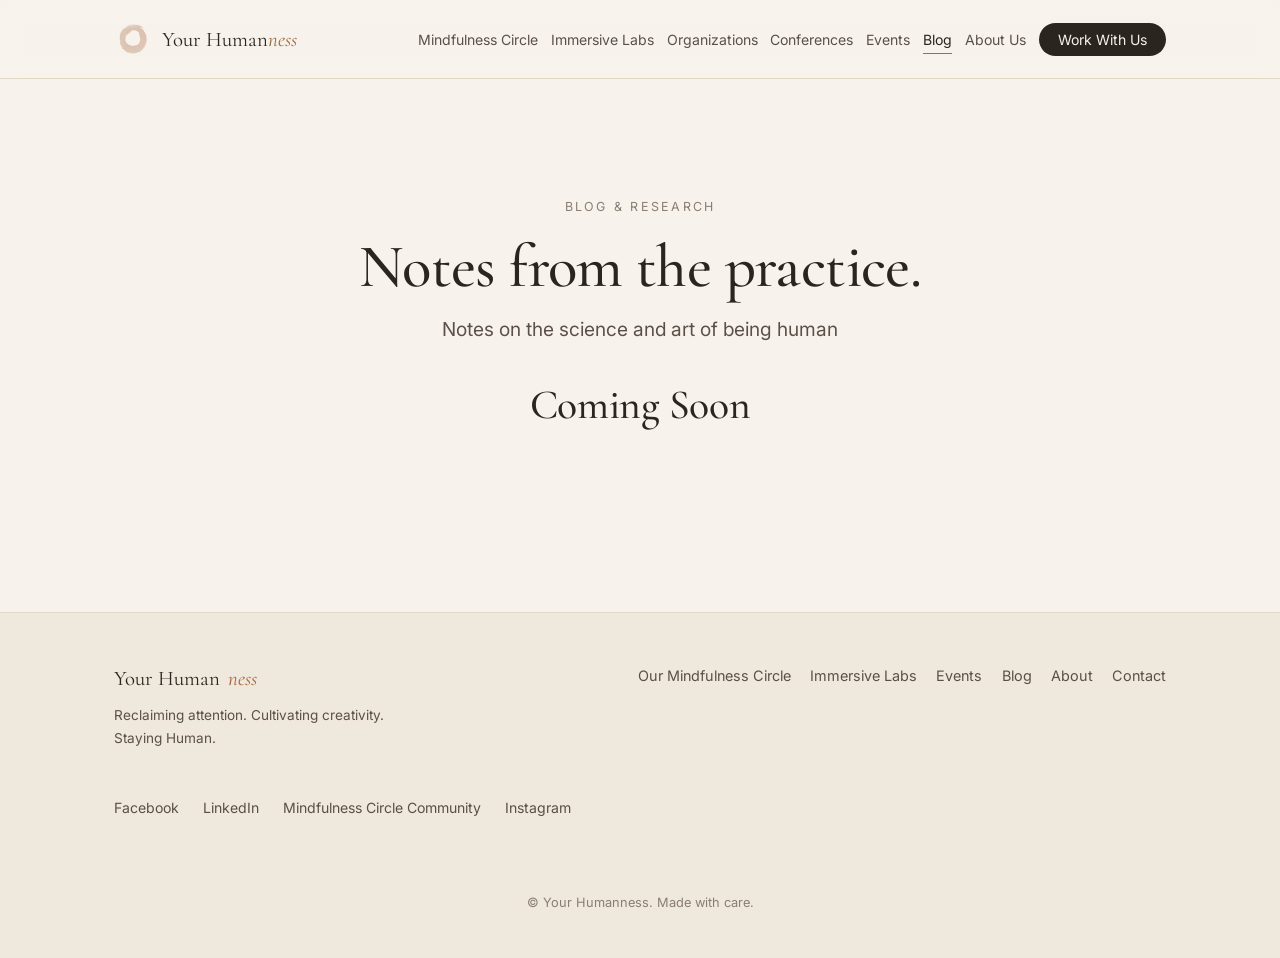
<file: blog.html>
<!DOCTYPE html><html lang="en"><head>

  <!-- Google Tag Manager -->
<script>(function(w,d,s,l,i){w[l]=w[l]||[];w[l].push({'gtm.start':
new Date().getTime(),event:'gtm.js'});var f=d.getElementsByTagName(s)[0],
j=d.createElement(s),dl=l!='dataLayer'?'&l='+l:'';j.async=true;j.src=
'https://www.googletagmanager.com/gtm.js?id='+i+dl;f.parentNode.insertBefore(j,f);
})(window,document,'script','dataLayer','GTM-MCJ75NCN');</script>
<!-- End Google Tag Manager -->
  
<meta charset="utf-8"><meta name="viewport" content="width=device-width,initial-scale=1">
<link rel="icon" type="image/png" href="/favicon.png">
<link rel="apple-touch-icon" href="/favicon.png">
<title>Blog & Research — Your Humanness</title>
<meta name="description" content="Science-backed insights and writing on mindfulness, attention, creativity, and what it means to stay human in an age of AI and digital distraction.">
<link rel="preconnect" href="https://fonts.googleapis.com">
<link rel="preconnect" href="https://fonts.gstatic.com" crossorigin>
<link href="https://fonts.googleapis.com/css2?family=Cormorant+Garamond:ital,wght@0,400;0,500;1,400&family=Inter:wght@300;400;500&display=swap" rel="stylesheet">
<link rel="stylesheet" href="styles.css">
</head><body>
  <!-- Google Tag Manager (noscript) -->
<noscript><iframe src="https://www.googletagmanager.com/ns.html?id=GTM-MCJ75NCN"
height="0" width="0" style="display:none;visibility:hidden"></iframe></noscript>
<!-- End Google Tag Manager (noscript) -->
  
<nav class="nav"><div class="nav-inner">
<a href="index.html" class="brand">
  <img src="images/logo.png"
  alt="Your Humanness logo" 
  style="height:40px;width:40px;
         object-fit:contain;
         flex-shrink:0;">
  <span style="display:flex;
  flex-direction:column;
  justify-content:center;
  line-height:1.3">
    <span style="font-family:var(--serif);
    font-size:1.3rem;
    white-space:nowrap">Your Human<em>ness</em></span>
  </span>
</a>
<button class="nav-toggle" aria-label="Menu">≡</button>
<ul class="nav-links">
<li><a href="mindfulness-circle.html">Mindfulness Circle</a></li>
<li><a href="immersive-labs.html">Immersive Labs</a></li>
<li><a href="organizations.html">Organizations</a></li>
<li><a href="conferences.html">Conferences</a></li>
<li><a href="events.html">Events</a></li>
<li><a href="blog.html">Blog</a></li>
<li><a href="about.html">About Us</a></li>
<li><a href="work-with-us.html" class="nav-cta">Work With Us</a></li>
</ul></div></nav>

<header class="hero container">
<span class="eyebrow">Blog & Research</span>
<h1>Notes from the practice.</h1>
<p class="sub">Notes on the science and art of being human</p>
  <h2>Coming Soon</h2>
</header>

<!--<section class="container" style="max-width:760px">
<div class="posts">
<article class="post">
<div class="meta">May 2026 · Research</div>
<h3>What MBSR Actually Changes in the Brain</h3>
<p>A short walk through three decades of neuroscience — and what the imaging studies do (and don't) tell us about the eight-week practice that started it all.</p>
<a href="#">Read more →</a>
</article>
<article class="post">
<div class="meta">April 2026 · Essay</div>
<h3>The Creative Cost of Constant Input</h3>
<p>Creativity isn't a flash; it's a residue. On why the most generative state is also the quietest, and what we lose when we never let attention rest.</p>
<a href="#">Read more →</a>
</article>
</div>
</section>-->

<footer><div class="foot-inner">
<div><a href="index.html" class="brand">Your Human<em>ness</em></a>
<p style="font-size:.85rem;margin-top:.5rem;max-width:280px">Reclaiming attention. Cultivating creativity. Staying Human.</p></div>
<ul class="foot-links">
<li><a href="mindfulness-circle.html">Our Mindfulness Circle</a></li>
<li><a href="immersive-labs.html">Immersive Labs</a></li>
<li><a href="events.html">Events</a></li>
<li><a href="blog.html">Blog</a></li>
<li><a href="about.html">About</a></li>
<li><a href="contact.html">Contact</a></li>
</ul>
<!-- Social Links -->
<div style="display:flex;justify-content:center;
gap:1.5rem;flex-wrap:wrap;margin-bottom:1rem">
  <a href="https://www.facebook.com/yourhumanness" 
  target="_blank" rel="noopener noreferrer"
  style="color:var(--ink-soft);font-size:.88rem;
  border:none;">Facebook</a>

  <a href="https://www.linkedin.com/company/yourhumanness/" 
  target="_blank" rel="noopener noreferrer"
  style="color:var(--ink-soft);font-size:.88rem;
  border:none;">LinkedIn</a>

  <a href="https://www.facebook.com/groups/ourmindfulnesscircle" 
  target="_blank" rel="noopener noreferrer"
  style="color:var(--ink-soft);font-size:.88rem;
  border:none;">Mindfulness Circle Community</a>

  <a href="https://www.instagram.com/yourhumanness" 
  target="_blank" rel="noopener noreferrer"
  style="color:var(--ink-soft);font-size:.88rem;
  border:none;">Instagram</a>
</div>

<p class="copy">© Your Humanness. Made with care.</p>
</div></footer>
<script src="script.js"></script></body></html>
</file>
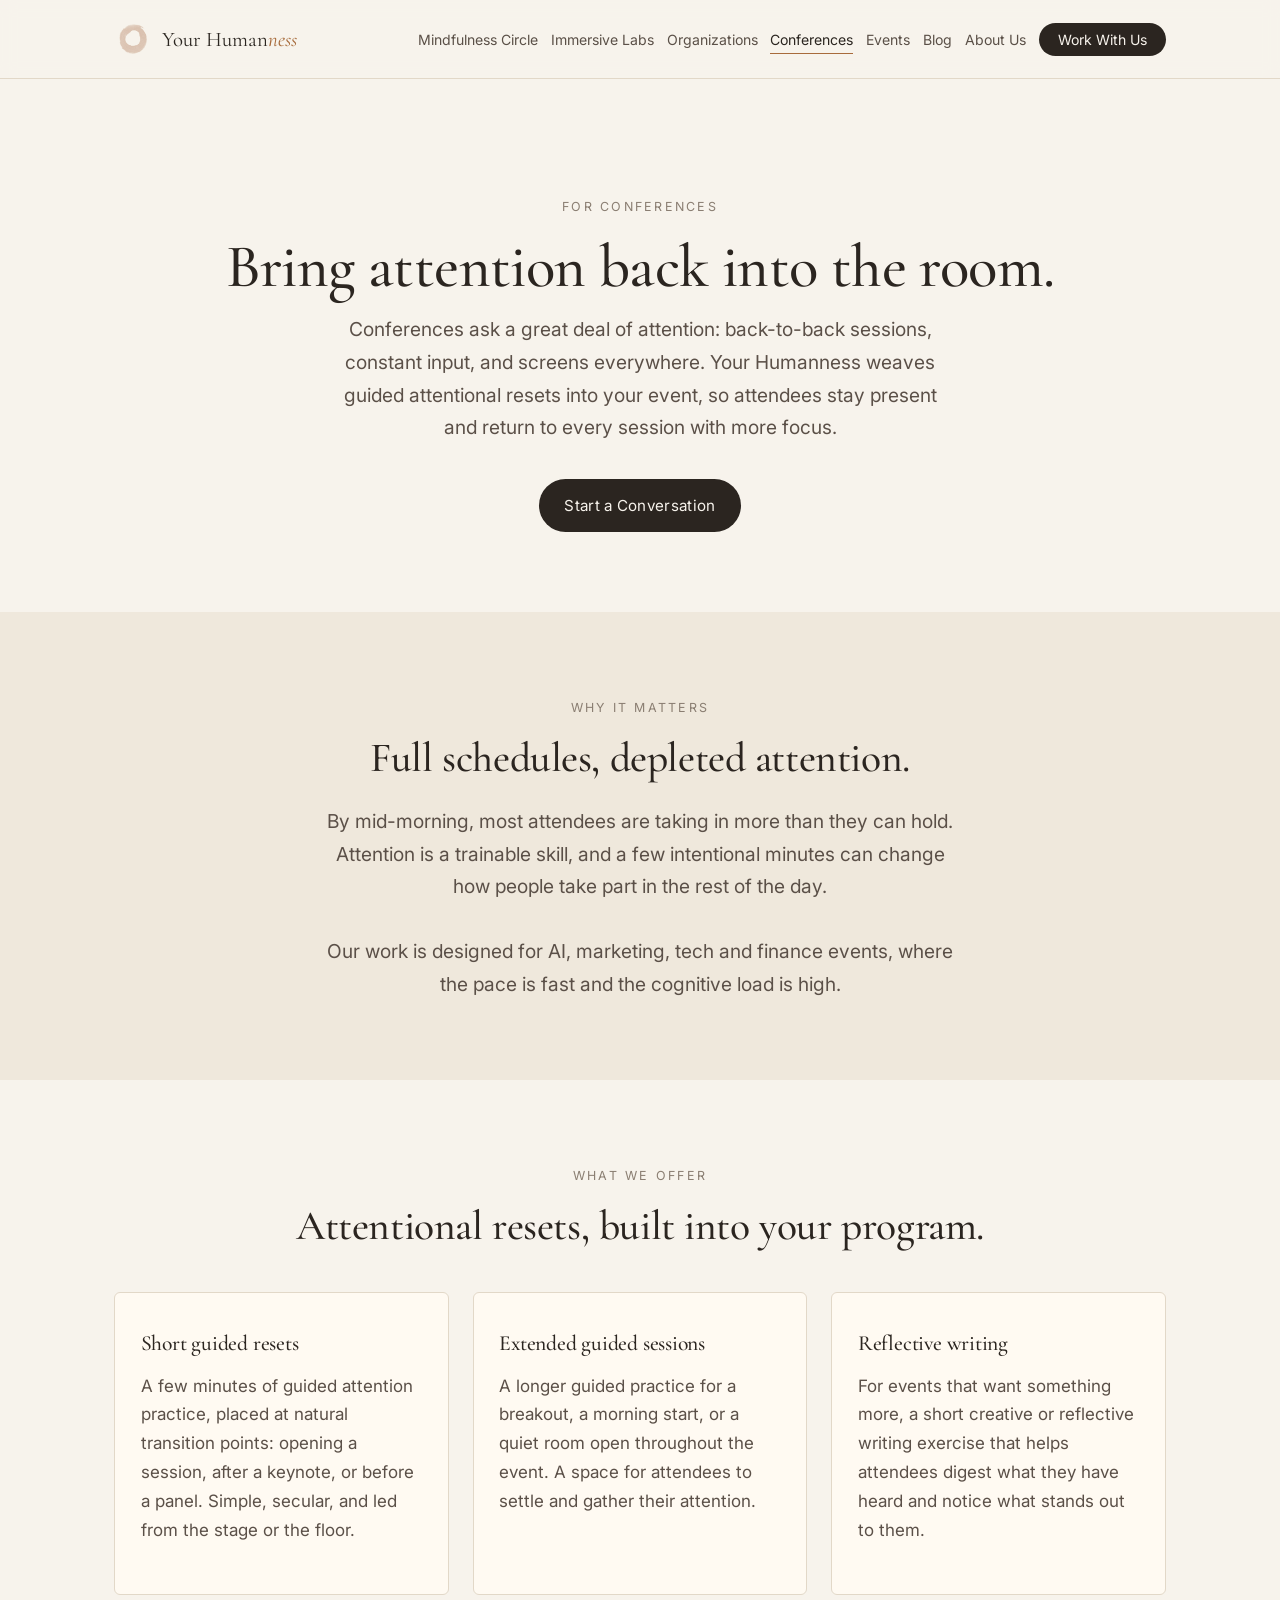
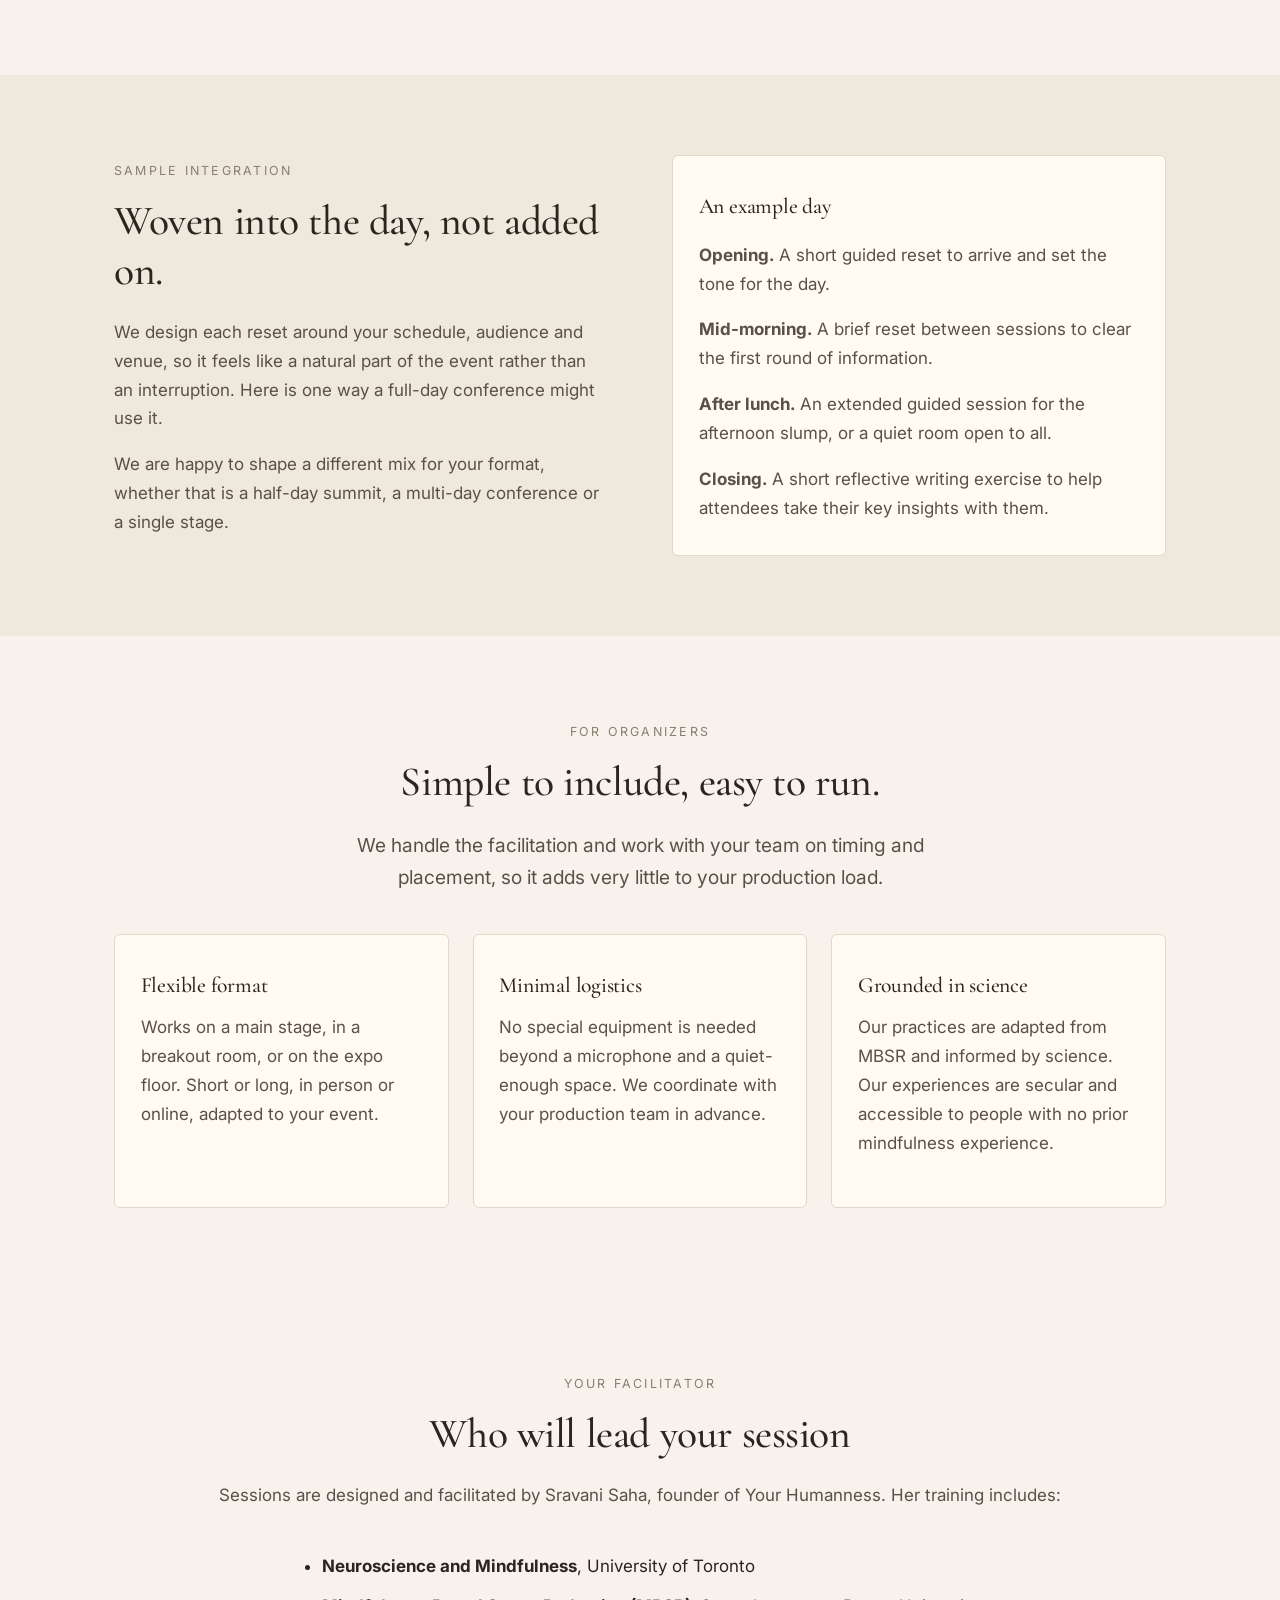
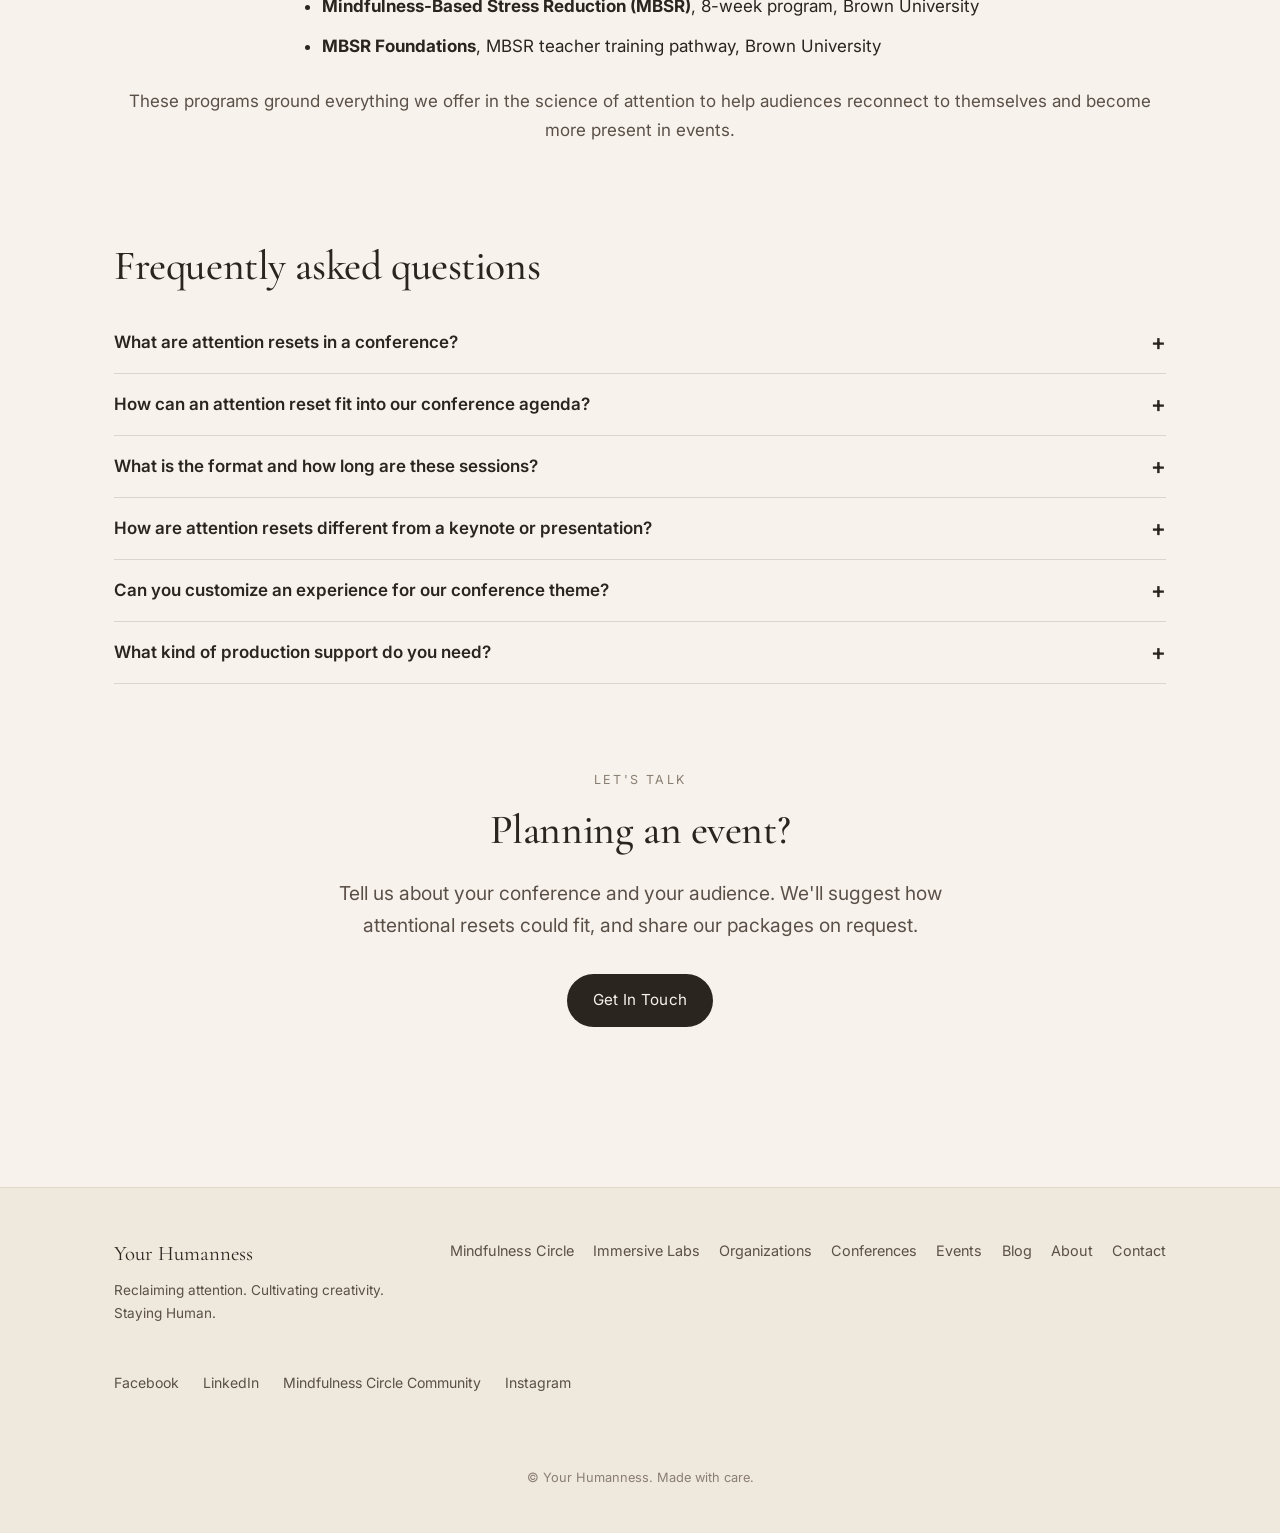
<file: conferences.html>
<!DOCTYPE html>
<html lang="en">
<head>

  <!-- Google Tag Manager -->
<script>(function(w,d,s,l,i){w[l]=w[l]||[];w[l].push({'gtm.start':
new Date().getTime(),event:'gtm.js'});var f=d.getElementsByTagName(s)[0],
j=d.createElement(s),dl=l!='dataLayer'?'&l='+l:'';j.async=true;j.src=
'https://www.googletagmanager.com/gtm.js?id='+i+dl;f.parentNode.insertBefore(j,f);
})(window,document,'script','dataLayer','GTM-MCJ75NCN');</script>
<!-- End Google Tag Manager -->

<meta charset="utf-8">
<meta name="viewport" content="width=device-width,initial-scale=1">
<link rel="icon" type="image/png" href="/favicon.png">
<link rel="apple-touch-icon" href="/favicon.png">
<title>Mindful Pauses & Attention Experiences for Conferences | Your Humanness</title>
<meta name="description" content="Human-centred conference experiences featuring guided mindful pauses, attentional resets and reflective practices for AI, technology, leadership, finance and other high-intensity professional events.">
<meta name="keywords" content="mindfulness for conferences, conference wellness experiences, human-centered event experiences, human-centered conferences, mindful breaks for corporate events, attentional resets,">
<link rel="preconnect" href="https://fonts.googleapis.com">
<link rel="preconnect" href="https://fonts.gstatic.com" crossorigin>
<link href="https://fonts.googleapis.com/css2?family=Cormorant+Garamond:ital,wght@0,400;0,500;1,400&family=Inter:wght@300;400;500&display=swap" rel="stylesheet">
<link rel="stylesheet" href="styles.css">
</head>
<body>
<!-- Google Tag Manager (noscript) -->
<noscript><iframe src="https://www.googletagmanager.com/ns.html?id=GTM-MCJ75NCN"
height="0" width="0" style="display:none;visibility:hidden"></iframe></noscript>
<!-- End Google Tag Manager (noscript) -->

<nav class="nav"><div class="nav-inner">
<a href="index.html" class="brand">
  <img src="images/logo.png"
  alt="Your Humanness logo"
  style="height:40px;width:40px;
         object-fit:contain;
         flex-shrink:0;">
  <span style="display:flex;
  flex-direction:column;
  justify-content:center;
  line-height:1.3">
    <span style="font-family:var(--serif);
    font-size:1.3rem;
    white-space:nowrap">Your Human<em>ness</em></span>
   </span>
</a>
<button class="nav-toggle" aria-label="Menu">≡</button>
<ul class="nav-links">
<li><a href="mindfulness-circle.html">Mindfulness Circle</a></li>
<li><a href="immersive-labs.html">Immersive Labs</a></li>
<li><a href="organizations.html">Organizations</a></li>
<li><a href="conferences.html" class="active">Conferences</a></li>
<li><a href="events.html">Events</a></li>
<li><a href="blog.html">Blog</a></li>
<li><a href="about.html">About Us</a></li>
<li><a href="work-with-us.html" class="nav-cta">Work With Us</a></li>
</ul>
</div></nav>

<!-- Hero -->
<header class="hero container">
<span class="eyebrow">For Conferences</span>
<h1>Bring attention back into the room.</h1>
<p class="sub">Conferences ask a great deal of attention: back-to-back sessions,
constant input, and screens everywhere. Your Humanness weaves guided
attentional resets into your event, so attendees stay present and return
to every session with more focus.</p>
<a href="work-with-us.html" class="btn">Start a Conversation</a>
</header>

<!-- The problem -->
<section class="section-alt">
<div class="container center">
<span class="eyebrow">Why it matters</span>
<h2>Full schedules, depleted attention.</h2>
<p class="lede">By mid-morning, most attendees are taking in more than they
can hold. Attention is a trainable skill, and a few intentional minutes can
change how people take part in the rest of the day.</p>
<p class="lede" style="margin-bottom:0">Our work is designed for AI, marketing,
tech and finance events, where the pace is fast and the cognitive load is high.</p>
</div>
</section>

<!-- What we offer -->
<section>
<div class="container">
<div class="center">
<span class="eyebrow">What we offer</span>
<h2>Attentional resets, built into your program.</h2>
</div>
<div class="cards">
  <div class="card">
    <h3>Short guided resets</h3>
    <p>A few minutes of guided attention practice, placed at natural
    transition points: opening a session, after a keynote, or before a
    panel. Simple, secular, and led from the stage or the floor.</p>
  </div>
  <div class="card">
    <h3>Extended guided sessions</h3>
    <p>A longer guided practice for a breakout, a morning start, or a quiet
    room open throughout the event. A space for attendees to settle and
    gather their attention.</p>
  </div>
  <div class="card">
    <h3>Reflective writing</h3>
    <p>For events that want something more, a short creative or reflective
    writing exercise that helps attendees digest what they have heard and
    notice what stands out to them.</p>
  </div>
</div>
</div>
</section>

<!-- How it fits -->
<section class="section-alt">
<div class="container">
<div class="split">
  <div>
    <span class="eyebrow">Sample integration</span>
    <h2>Woven into the day, not added on.</h2>
    <p>We design each reset around your schedule, audience and venue, so it
    feels like a natural part of the event rather than an interruption.
    Here is one way a full-day conference might use it.</p>
    <p>We are happy to shape a different mix for your format, whether
    that is a half-day summit, a multi-day conference or a single stage.</p>
  </div>
  <div class="card" style="gap:0">
    <h3 style="margin-bottom:1rem">An example day</h3>
    <p><strong>Opening.</strong> A short guided reset to arrive and set the
    tone for the day.</p>
    <p><strong>Mid-morning.</strong> A brief reset between sessions to clear
    the first round of information.</p>
    <p><strong>After lunch.</strong> An extended guided session for the
    afternoon slump, or a quiet room open to all.</p>
    <p style="margin-bottom:0"><strong>Closing.</strong> A short reflective
    writing exercise to help attendees take their key insights with them.</p>
  </div>
</div>
</div>
</section>

<!-- For organizers -->
<section>
<div class="container">
<div class="center">
<span class="eyebrow">For organizers</span>
<h2>Simple to include, easy to run.</h2>
<p class="lede">We handle the facilitation and work with your team on timing
and placement, so it adds very little to your production load.</p>
</div>
<div class="cards">
  <div class="card">
    <h3>Flexible format</h3>
    <p>Works on a main stage, in a breakout room, or on the expo floor. Short
    or long, in person or online, adapted to your event.</p>
  </div>
  <div class="card">
    <h3>Minimal logistics</h3>
    <p>No special equipment is needed beyond a microphone and a quiet-enough
    space. We coordinate with your production team in advance.</p>
  </div>
  <div class="card">
    <h3>Grounded in science</h3>
    <p>Our practices are adapted from MBSR and informed by science. Our experiences are 
    secular and accessible to people with no prior mindfulness experience.</p>
  </div>
</div>
</div>
</section>

<!-- About the facilitator -->
<!--<section class="section-alt">
<div class="container center">
<span class="eyebrow">Your facilitator</span>
<h2>Trained in the science of attention.</h2>
<p class="lede">Sravani, founder of Your Humanness, is an MBSR graduate with
Neuroscience and Mindfulness training from the University of Toronto, and is
continuing her mindfulness teacher training with Brown University. She brings
a background in technology and digital marketing, and understands the pace
of the rooms she is invited into.</p>
<a href="about.html" class="btn btn-outline">More About Us</a>
</div>
</section> -->

<!-- About the Facilitator -->
<!--<section class="container credentials">
  <h2>Your Facilitator</h2>
  <p>Sessions are designed and facilitated by Sravani Saha, founder of Your Humanness. Her training includes:</p>
  <ul>
    <li><strong>Neuroscience and Mindfulness</strong>, University of Toronto</li>
    <li><strong>Mindfulness-Based Stress Reduction (MBSR)</strong>, 8-week program, Brown University</li>
    <li><strong>MBSR Foundations</strong> MBSR teacher training pathway, Brown University</li>
  </ul>
  <p>These programs ground everything we offer in the science of attention, 
    translating established practices into engaging and accessible experiences to help audiences reconnect to themselves and become more present in events.</p>
</section>-->

<!-- New Facilitator -->
<section>
  <div class="container center">
    <span class="eyebrow">Your Facilitator</span>
    <h2>Who will lead your session</h2>
    <p>Sessions are designed and facilitated by Sravani Saha, founder of Your Humanness. Her training includes:</p>
    <ul class="credentials-list">
      <li><strong>Neuroscience and Mindfulness</strong>, University of Toronto</li>
      <li><strong>Mindfulness-Based Stress Reduction (MBSR)</strong>, 8-week program, Brown University</li>
      <li><strong>MBSR Foundations</strong>, MBSR teacher training pathway, Brown University</li>
    </ul>
    <p>These programs ground everything we offer in the science of attention  
    to help audiences reconnect to themselves and become more present in events.</p>
  </div>
</section>

<!-- FAQ -->
<section class="container faq">
  <h2>Frequently asked questions</h2>

  <details>
    <summary>What are attention resets in a conference?</summary>
    <p>Attention resets are short, guided experiences that invite attendees to pause from the constant flow of information and reconnect with the present moment. 
      They draw on mindfulness and attention practices to create space for greater focus and presence.</p>
  </details>

  <details>
    <summary>How can an attention reset fit into our conference agenda?</summary>
    <p>Attention resets can be integrated between sessions, after keynote presentations, during transitions or as dedicated agenda segments. 
      We work with organizers to identify a format and timing that fits naturally into the event.</p>
  </details>

  <details>
    <summary>What is the format and how long are these sessions?</summary>
    <p>Formats can range from 5–15-minute attention resets to 30–60-minute interactive experiences and longer workshops. 
      Each is designed around the event format, audience and available time.</p>
  </details>

  <details>
    <summary>How are attention resets different from a keynote or presentation?</summary>
    <p>Attention resets are participatory experiences rather than talks. 
      Instead of listening to information about attention, attendees are guided through simple practices that allow them to experience it directly. 
      They offer a unique kind of engagement within an otherwise information-rich conference agenda.</p>
  </details>

  <details>
    <summary>Can you customize an experience for our conference theme?</summary>
    <p>Absolutely. We work with organizers to create experiences that complement the conference theme, audience and objectives. Attendee participation is voluntary. 
      Whether the focus is leadership, innovation, creativity, wellbeing or human connection, we can tailor the experience accordingly.</p>
  </details>

  <details>
    <summary>What kind of production support do you need?</summary>
    <p>Depending on the scale of the event, our sessions require microphone and sound systems and the existing conference room. No special equipment is necessary.
      Participants don't need any experience at all.</p>
  </details>
  </section>


<!-- Bottom CTA -->
<section>
<div class="container center">
<span class="eyebrow">Let's talk</span>
<h2>Planning an event?</h2>
<p class="lede">Tell us about your conference and your audience. We'll
suggest how attentional resets could fit, and share our packages on request.</p>
<a href="work-with-us.html" class="btn">Get In Touch</a>
</div>
</section>

<!-- Footer -->
<footer><div class="foot-inner">
<div>
<a href="index.html" class="brand">Your Humanness</a>
<p style="font-size:.85rem;margin-top:.5rem;max-width:280px">
Reclaiming attention. Cultivating creativity.
Staying Human.</p>
</div>
<ul class="foot-links">
<li><a href="mindfulness-circle.html">Mindfulness Circle</a></li>
<li><a href="immersive-labs.html">Immersive Labs</a></li>
<li><a href="organizations.html">Organizations</a></li>
<li><a href="conferences.html">Conferences</a></li>
<li><a href="events.html">Events</a></li>
<li><a href="blog.html">Blog</a></li>
<li><a href="about.html">About</a></li>
<li><a href="contact.html">Contact</a></li>
</ul>
<!-- Social Links -->
<div style="display:flex;justify-content:center;
gap:1.5rem;flex-wrap:wrap;margin-bottom:1rem">
  <a href="https://www.facebook.com/yourhumanness"
  target="_blank" rel="noopener noreferrer"
  style="color:var(--ink-soft);font-size:.88rem;
  border:none;">Facebook</a>

  <a href="https://www.linkedin.com/company/yourhumanness/"
  target="_blank" rel="noopener noreferrer"
  style="color:var(--ink-soft);font-size:.88rem;
  border:none;">LinkedIn</a>

  <a href="https://www.facebook.com/groups/ourmindfulnesscircle"
  target="_blank" rel="noopener noreferrer"
  style="color:var(--ink-soft);font-size:.88rem;
  border:none;">Mindfulness Circle Community</a>

  <a href="https://www.instagram.com/yourhumanness"
  target="_blank" rel="noopener noreferrer"
  style="color:var(--ink-soft);font-size:.88rem;
  border:none;">Instagram</a>
</div>

<p class="copy">© Your Humanness. Made with care.</p>
</div></footer>

<script src="script.js"></script>
</body>
</html>
</file>
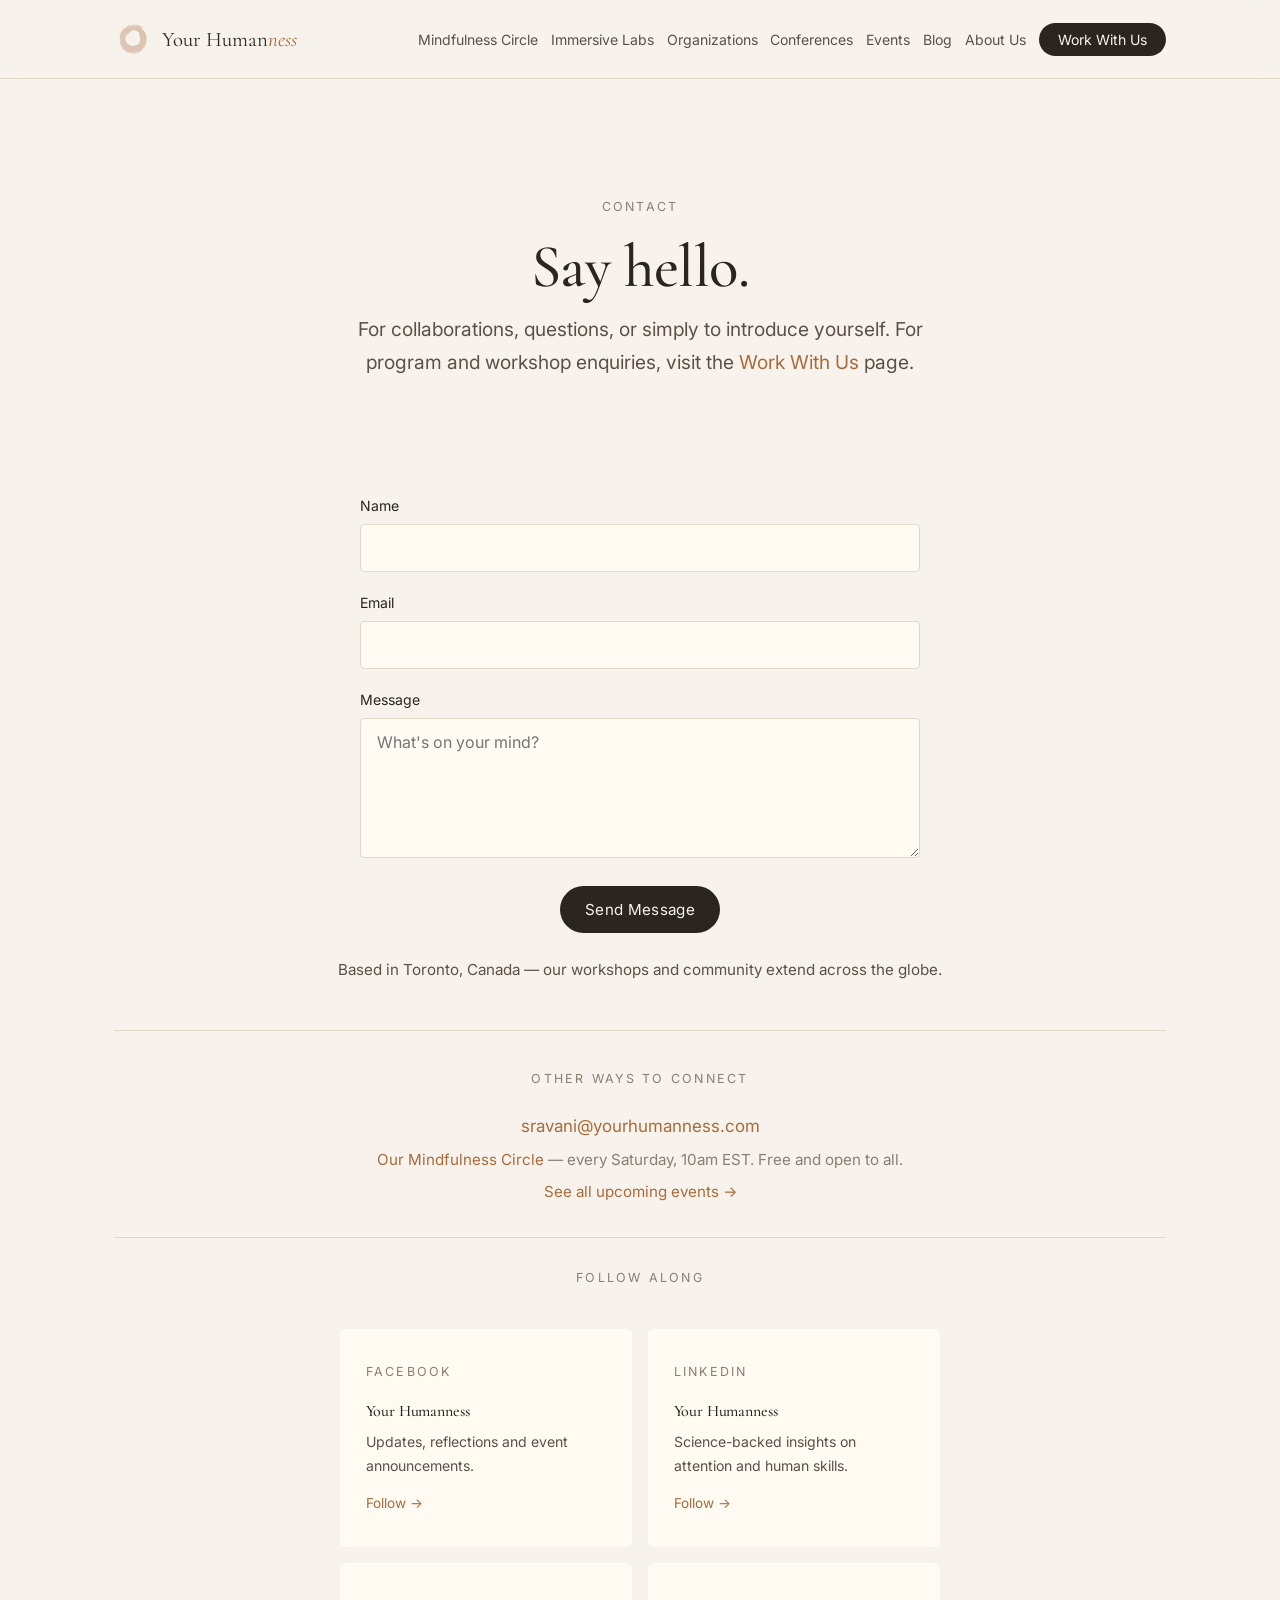
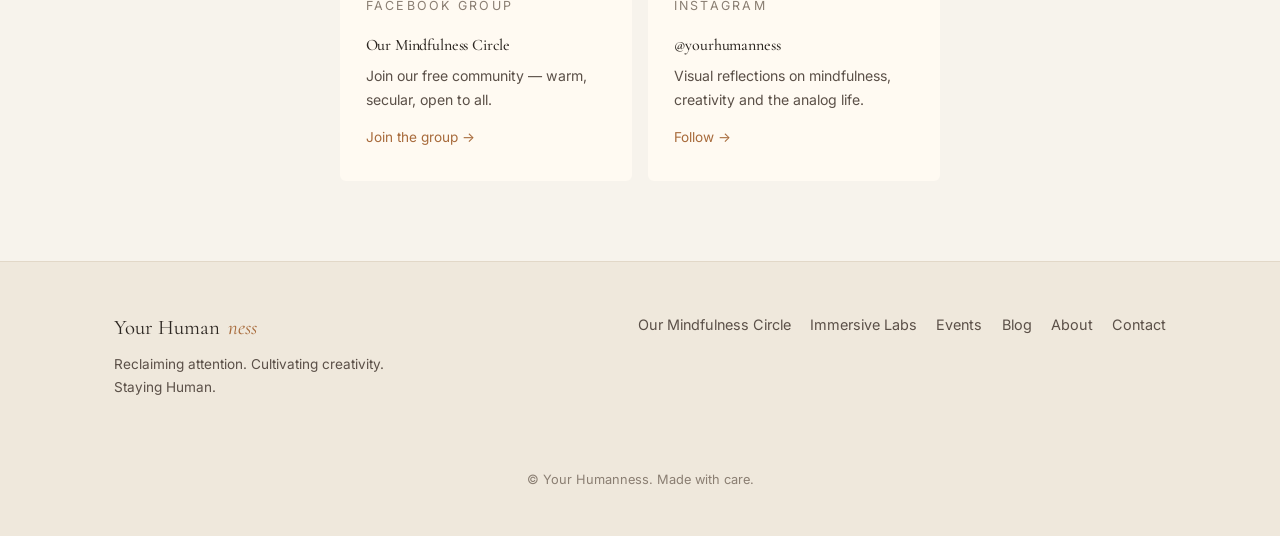
<file: contact.html>
<!DOCTYPE html><html lang="en"><head>

 <!-- Google Tag Manager -->
<script>(function(w,d,s,l,i){w[l]=w[l]||[];w[l].push({'gtm.start':
new Date().getTime(),event:'gtm.js'});var f=d.getElementsByTagName(s)[0],
j=d.createElement(s),dl=l!='dataLayer'?'&l='+l:'';j.async=true;j.src=
'https://www.googletagmanager.com/gtm.js?id='+i+dl;f.parentNode.insertBefore(j,f);
})(window,document,'script','dataLayer','GTM-MCJ75NCN');</script>
<!-- End Google Tag Manager -->
  
<meta charset="utf-8"><meta name="viewport" content="width=device-width,initial-scale=1">
<link rel="icon" type="image/png" href="/favicon.png">
<link rel="apple-touch-icon" href="/favicon.png">
<title>Contact — Your Humanness</title>
<meta name="description" content="Your Humanness — a science-backed mindfulness and human skills brand helping people reclaim attention and cultivate creativity.">
<link rel="preconnect" href="https://fonts.googleapis.com">
<link rel="preconnect" href="https://fonts.gstatic.com" crossorigin>
<link href="https://fonts.googleapis.com/css2?family=Cormorant+Garamond:ital,wght@0,400;0,500;1,400&family=Inter:wght@300;400;500&display=swap" rel="stylesheet">
<link rel="stylesheet" href="styles.css">
</head><body>
 <!-- Google Tag Manager (noscript) -->
<noscript><iframe src="https://www.googletagmanager.com/ns.html?id=GTM-MCJ75NCN"
height="0" width="0" style="display:none;visibility:hidden"></iframe></noscript>
<!-- End Google Tag Manager (noscript) -->
 
<nav class="nav"><div class="nav-inner">
<a href="index.html" class="brand">
  <img src="images/logo.png"
  alt="Your Humanness logo" 
  style="height:40px;width:40px;
         object-fit:contain;
         flex-shrink:0;">
  <span style="display:flex;
  flex-direction:column;
  justify-content:center;
  line-height:1.3">
    <span style="font-family:var(--serif);
    font-size:1.3rem;
    white-space:nowrap">Your Human<em>ness</em></span>
  </span>
</a>
<button class="nav-toggle" aria-label="Menu">≡</button>
<ul class="nav-links">
<li><a href="mindfulness-circle.html">Mindfulness Circle</a></li>
<li><a href="immersive-labs.html">Immersive Labs</a></li>
<li><a href="organizations.html">Organizations</a></li>
<li><a href="conferences.html">Conferences</a></li>
<li><a href="events.html">Events</a></li>
<li><a href="blog.html">Blog</a></li>
<li><a href="about.html">About Us</a></li>
<li><a href="work-with-us.html" class="nav-cta">Work With Us</a></li>
</ul></div></nav>

<!--<header class="hero container">
<span class="eyebrow">Contact</span>
<h1>Say hello.</h1>
<p class="sub">For collaborations, questions, or simply to introduce yourself.</p>
</header>

<section class="container">
<form action="https://formspree.io/f/PLACEHOLDER" method="POST">
<div class="field"><label for="cname">Name</label><input type="text" id="cname" name="name" required></div>
<div class="field"><label for="cemail">Email</label><input type="email" id="cemail" name="email" required></div>
<div class="field"><label for="cmsg">Message</label><textarea id="cmsg" name="message" required></textarea></div>
<div class="center"><button class="btn" type="submit">Send</button></div>
</form>
</section>-->

<header class="hero container">
<span class="eyebrow">Contact</span>
<h1>Say hello.</h1>
<p class="sub">For collaborations, questions, or simply 
to introduce yourself. For program and workshop enquiries, 
visit the <a href="work-with-us.html">Work With Us</a> page.</p>
</header>

<section class="container">
<form action="https://formspree.io/f/mgoqvapo" method="POST">

  <!-- Formspree hidden fields -->
  <input type="hidden" name="_subject" 
  value="New Contact Us message from YH website">
  <input type="hidden" name="_next" 
  value="https://www.yourhumanness.com/thank-you.html">

  <div class="field">
    <label for="cname">Name</label>
    <input type="text" id="cname" name="name" required>
  </div>

  <div class="field">
    <label for="cemail">Email</label>
    <input type="email" id="cemail" name="email" required>
  </div>

  <div class="field">
    <label for="cmsg">Message</label>
    <textarea id="cmsg" name="message" required 
    placeholder="What's on your mind?"></textarea>
  </div>

  <div class="center">
    <button class="btn" type="submit">Send Message</button>
  </div>

</form>

<!-- Other ways to connect -->
<!--<div style="margin-top:3rem;text-align:center;
padding-top:2rem;border-top:1px solid var(--line)">
  <span class="eyebrow">Other ways to connect</span>
  <p style="margin:.4rem 0">
    <a href="mailto:sravani@yourhumanness.com">
    sravani@yourhumanness.com</a>
  </p>
  <p style="margin:.4rem 0;color:var(--muted);font-size:.95rem">
    <a href="mindfulness-circle.html">Our Mindfulness Circle</a> 
    - every Saturday, 10am EST. Free and open to all.
  </p>
  <p style="margin:.4rem 0;font-size:.95rem">
    <a href="events.html">See all upcoming events →</a>
  </p>
</div>-->

  <p style="font-size:.95rem;
color:var(--ink-soft);
text-align:center;
margin-top:1.5rem">
Based in Toronto, Canada — our workshops and community 
extend across the globe.
</p>
  
  <!-- Other ways to connect -->
<div style="margin-top:3rem;text-align:center;
padding-top:2rem;border-top:1px solid var(--line)">
  <span class="eyebrow">Other ways to connect</span>
  
  <p style="margin:.4rem 0">
    <a href="mailto:sravani@yourhumanness.com">
    sravani@yourhumanness.com</a>
  </p>
  <p style="margin:.4rem 0;color:var(--muted);font-size:.95rem">
    <a href="mindfulness-circle.html">Our Mindfulness Circle</a> 
    — every Saturday, 10am EST. Free and open to all.
  </p>
  <p style="margin:.4rem 0;font-size:.95rem">
    <a href="events.html">See all upcoming events →</a>
  </p>

  <!-- Social Links -->
  <div style="margin-top:2rem;padding-top:1.5rem;
  border-top:1px solid var(--line)">
    <span class="eyebrow">Follow along</span>
    <div style="display:grid;
    grid-template-columns:repeat(auto-fit,minmax(200px,1fr));
    gap:1rem;max-width:600px;
    margin:1.5rem auto 0;text-align:left">

      <a href="https://www.facebook.com/yourhumanness" 
      target="_blank" rel="noopener noreferrer"
      class="card" style="text-decoration:none;border:none">
        <span class="eyebrow">Facebook</span>
        <h3 style="font-size:1rem;margin-bottom:.3rem">
        Your Humanness</h3>
        <p style="font-size:.88rem">Updates, reflections 
        and event announcements.</p>
        <span style="font-size:.85rem;color:var(--accent)">
        Follow →</span>
      </a>

      <a href="https://www.linkedin.com/company/yourhumanness/" 
      target="_blank" rel="noopener noreferrer"
      class="card" style="text-decoration:none;border:none">
        <span class="eyebrow">LinkedIn</span>
        <h3 style="font-size:1rem;margin-bottom:.3rem">
        Your Humanness</h3>
        <p style="font-size:.88rem">Science-backed insights 
        on attention and human skills.</p>
        <span style="font-size:.85rem;color:var(--accent)">
        Follow →</span>
      </a>

      <a href="https://www.facebook.com/groups/ourmindfulnesscircle" 
      target="_blank" rel="noopener noreferrer"
      class="card" style="text-decoration:none;border:none">
        <span class="eyebrow">Facebook Group</span>
        <h3 style="font-size:1rem;margin-bottom:.3rem">
        Our Mindfulness Circle</h3>
        <p style="font-size:.88rem">Join our free community — 
        warm, secular, open to all.</p>
        <span style="font-size:.85rem;color:var(--accent)">
        Join the group →</span>
      </a>

      <a href="https://www.instagram.com/yourhumanness" 
      target="_blank" rel="noopener noreferrer"
      class="card" style="text-decoration:none;border:none">
        <span class="eyebrow">Instagram</span>
        <h3 style="font-size:1rem;margin-bottom:.3rem">
        @yourhumanness</h3>
        <p style="font-size:.88rem">Visual reflections on 
        mindfulness, creativity and the analog life.</p>
        <span style="font-size:.85rem;color:var(--accent)">
        Follow →</span>
      </a>

    </div>
  </div>

</div>

</section>

<footer><div class="foot-inner">
<div><a href="index.html" class="brand">Your Human<em>ness</em></a>
<p style="font-size:.85rem;margin-top:.5rem;max-width:280px">Reclaiming attention. Cultivating creativity. Staying Human.</p></div>
<ul class="foot-links">
<li><a href="mindfulness-circle.html">Our Mindfulness Circle</a></li>
<li><a href="immersive-labs.html">Immersive Labs</a></li>
<li><a href="events.html">Events</a></li>
<li><a href="blog.html">Blog</a></li>
<li><a href="about.html">About</a></li>
<li><a href="contact.html">Contact</a></li>
</ul>
<p class="copy">© Your Humanness. Made with care.</p>
</div></footer>
<script src="script.js"></script></body></html>
</file>
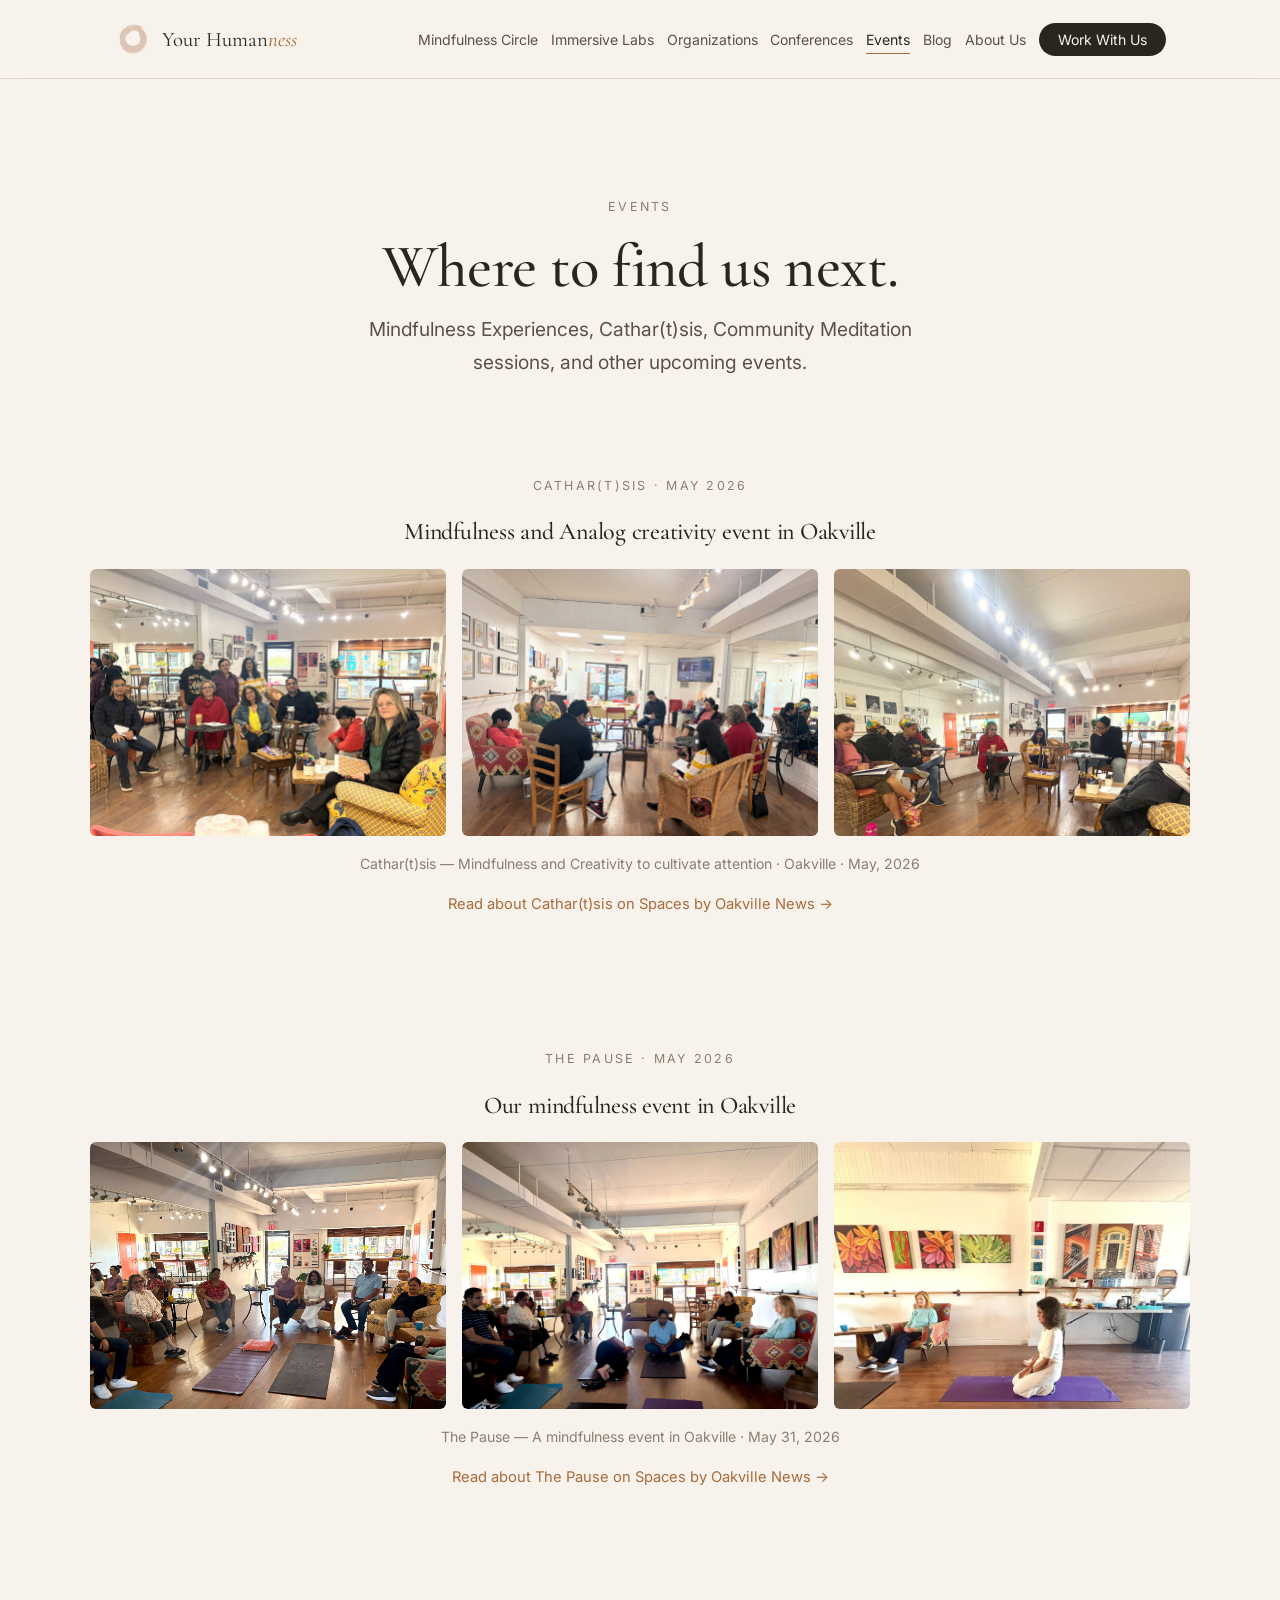
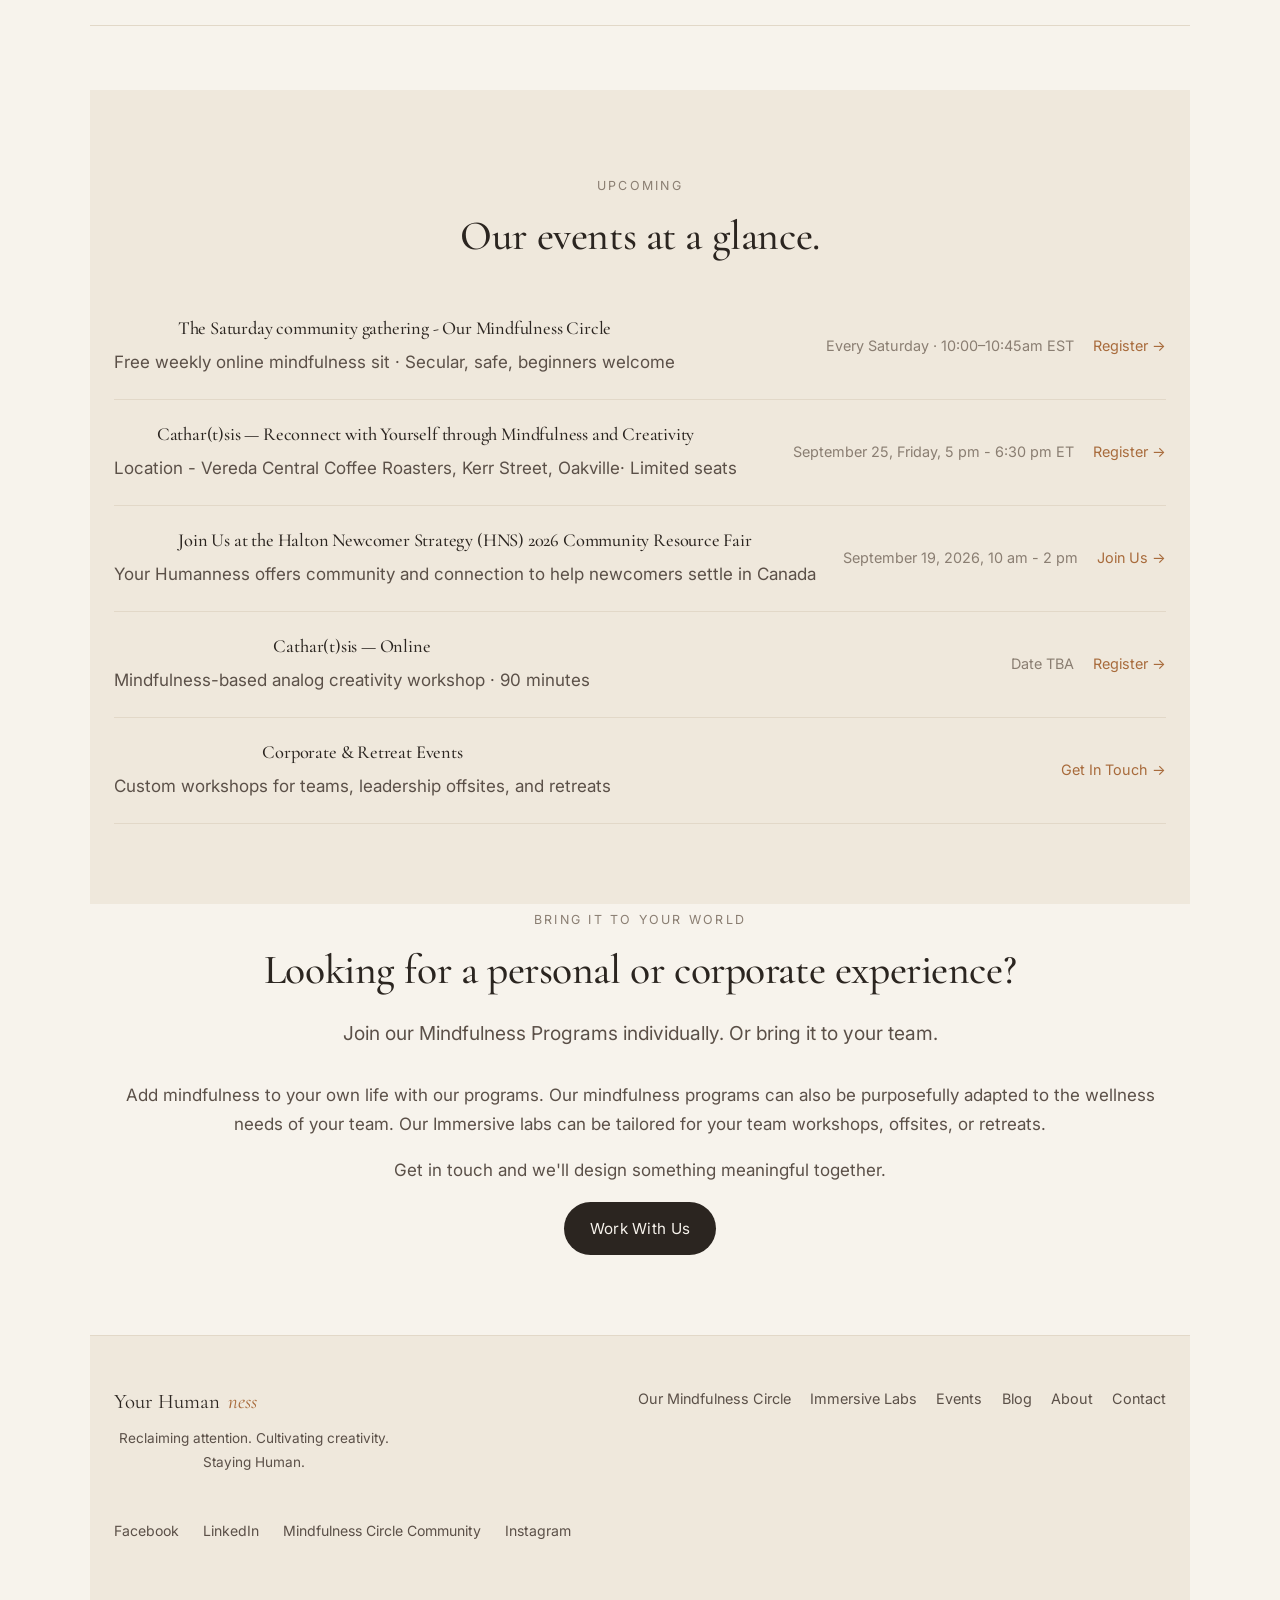
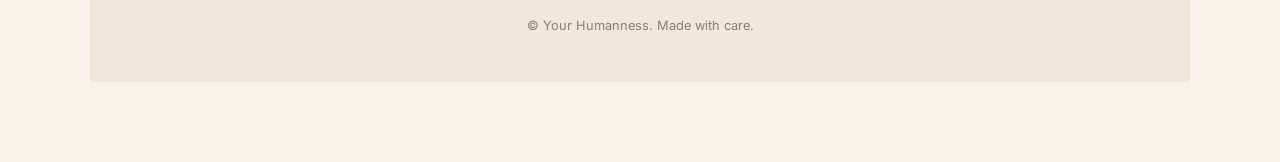
<file: events.html>
<!DOCTYPE html><html lang="en"><head>

  <!-- Google Tag Manager -->
<script>(function(w,d,s,l,i){w[l]=w[l]||[];w[l].push({'gtm.start':
new Date().getTime(),event:'gtm.js'});var f=d.getElementsByTagName(s)[0],
j=d.createElement(s),dl=l!='dataLayer'?'&l='+l:'';j.async=true;j.src=
'https://www.googletagmanager.com/gtm.js?id='+i+dl;f.parentNode.insertBefore(j,f);
})(window,document,'script','dataLayer','GTM-MCJ75NCN');</script>
<!-- End Google Tag Manager -->
  
<meta charset="utf-8"><meta name="viewport" content="width=device-width,initial-scale=1">
<link rel="icon" type="image/png" href="/favicon.png">
<link rel="apple-touch-icon" href="/favicon.png">
<title>Events — Your Humanness</title>
<meta name="description" content="Upcoming mindfulness and immersive lab events for attention, well-being and peace — including the free Saturday Our Mindfulness Circle gathering, Cathar(t)sis, and The Listening Lab.">
<link rel="preconnect" href="https://fonts.googleapis.com">
<link rel="preconnect" href="https://fonts.gstatic.com" crossorigin>
<link href="https://fonts.googleapis.com/css2?family=Cormorant+Garamond:ital,wght@0,400;0,500;1,400&family=Inter:wght@300;400;500&display=swap" rel="stylesheet">
<link rel="stylesheet" href="styles.css">
</head><body>
  <!-- Google Tag Manager (noscript) -->
<noscript><iframe src="https://www.googletagmanager.com/ns.html?id=GTM-MCJ75NCN"
height="0" width="0" style="display:none;visibility:hidden"></iframe></noscript>
<!-- End Google Tag Manager (noscript) -->
  
<nav class="nav"><div class="nav-inner">
<a href="index.html" class="brand">
  <img src="images/logo.png"
  alt="Your Humanness logo" 
  style="height:40px;width:40px;
         object-fit:contain;
         flex-shrink:0;">
  <span style="display:flex;
  flex-direction:column;
  justify-content:center;
  line-height:1.3">
    <span style="font-family:var(--serif);
    font-size:1.3rem;
    white-space:nowrap">Your Human<em>ness</em></span>
  </span>
</a>
<button class="nav-toggle" aria-label="Menu">≡</button>
<ul class="nav-links">
<li><a href="mindfulness-circle.html">Mindfulness Circle</a></li>
<li><a href="immersive-labs.html">Immersive Labs</a></li>
<li><a href="organizations.html">Organizations</a></li>
<li><a href="conferences.html">Conferences</a></li>
<li><a href="events.html">Events</a></li>
<li><a href="blog.html">Blog</a></li>
<li><a href="about.html">About Us</a></li>
<li><a href="work-with-us.html" class="nav-cta">Work With Us</a></li>
</ul></div></nav>

<header class="hero container">
<span class="eyebrow">Events</span>
<h1>Where to find us next.</h1>
<p class="sub">Mindfulness Experiences, Cathar(t)sis, Community Meditation sessions, and other upcoming events.</p>
<!--<span class="eyebrow">Summer Creative Workshops this July</span>
<h1>Three creative mindfulness workshops in Oakville & Burlington.</h1>
<p class="sub">Storytelling, Poetry, and Art Journaling workshops in 
collaboration with Creative Community Hive this July.</p>
<a href="summer-workshops.html" class="btn">
Register for July Workshops</a>-->

  <!-- Previous Event Photos -->
<!--<section class="container section-tight">
  <span class="eyebrow">Cathar(t)sis · May 2025</span>
  <div style="display:grid;
  grid-template-columns:1fr 1fr;
  gap:1rem;margin-top:1rem">

    <img src="images/event-photo-1.jpg" 
    alt="Your Humanness — previous event" 
    style="width:100%;
           border-radius:6px;
           object-fit:cover;
           aspect-ratio:4/3;">

    <img src="images/event-photo-2.jpg" 
    alt="Your Humanness — previous event" 
    style="width:100%;
           border-radius:6px;
           object-fit:cover;
           aspect-ratio:4/3;">

  </div>
</section> -->

  <!-- Cathar(t)sis Photos -->
<section class="container section-tight">
  <span class="eyebrow">Cathar(t)sis · May 2026</span>
  <h3 style="font-family:var(--serif);
  font-size:1.5rem;margin-bottom:1rem">
  Mindfulness and Analog creativity event in Oakville</h3>

  <div style="display:grid;
  grid-template-columns:repeat(auto-fit,minmax(280px,1fr));
  gap:1rem;margin-top:1rem">

    <img src="images/Cathartsis-0.jpg" 
    alt="Cathar(t)sis — a mindfulness and creativity event in Oakville, May 2026" 
    style="width:100%;
           border-radius:6px;
           object-fit:cover;
           aspect-ratio:4/3;">

    <img src="images/Cathartsis-1.jpg" 
    alt="Cathar(t)sis — a mindfulness and creativity event in Oakville, May 2026" 
    style="width:100%;
           border-radius:6px;
           object-fit:cover;
           aspect-ratio:4/3;">

    <img src="images/Cathartsis-2.jpg" 
    alt="Cathar(t)sis — mindfulness and creativity event in Oakville, May 2026" 
    style="width:100%;
           border-radius:6px;
           object-fit:cover;
           aspect-ratio:4/3;">

  </div>
  <p style="margin-top:1rem;
  font-size:.88rem;
  color:var(--muted);
  text-align:center">
  Cathar(t)sis — Mindfulness and Creativity to cultivate attention · Oakville · May, 2026</p>

  <p style="text-align:center;
margin-top:1rem;
font-size:.92rem;
color:var(--ink-soft)">
  <a href="https://oakville.spaces.ca/snapshots/cathartsis-brings-mindful-connection-to-oakville-in-an-era-where-our-attention-is-the-worlds-most-traded-commodity-one-local-event-is-asking-us-57787" 
  target="_blank" 
  rel="noopener noreferrer"
  style="color:var(--accent)">
  Read about Cathar(t)sis on Spaces by Oakville News →</a>
</p>
</section>
  
 <!-- The Pause Photos -->
<section class="container section-tight">
  <span class="eyebrow">The Pause · May 2026</span>
  <h3 style="font-family:var(--serif);
  font-size:1.5rem;margin-bottom:1rem">
  Our mindfulness event in Oakville</h3>

  <div style="display:grid;
  grid-template-columns:repeat(auto-fit,minmax(280px,1fr));
  gap:1rem;margin-top:1rem">

    <img src="images/thepause1.jpeg" 
    alt="The Pause — a mindfulness event in Oakville, May 2026" 
    style="width:100%;
           border-radius:6px;
           object-fit:cover;
           aspect-ratio:4/3;">

    <img src="images/thepause2.jpeg" 
    alt="The Pause — a mindfulness event in Oakville, May 2026" 
    style="width:100%;
           border-radius:6px;
           object-fit:cover;
           aspect-ratio:4/3;">

    <img src="images/thepause3.jpeg" 
    alt="The Pause — mindfulness event in Oakville, May 2026" 
    style="width:100%;
           border-radius:6px;
           object-fit:cover;
           aspect-ratio:4/3;">

  </div>
  <p style="margin-top:1rem;
  font-size:.88rem;
  color:var(--muted);
  text-align:center">
  The Pause — A mindfulness event in Oakville · May 31, 2026</p>

  <p style="text-align:center;
margin-top:1rem;
font-size:.92rem;
color:var(--ink-soft)">
  <a href="https://oakville.spaces.ca/snapshots/this-past-weekend-community-members-gathered-at-taste-of-colombia-for-the-pause-a-beautiful-antidote-to-the-hustle-and-bustle-of-daily-life-61329" 
  target="_blank" 
  rel="noopener noreferrer"
  style="color:var(--accent)">
  Read about The Pause on Spaces by Oakville News →</a>
</p>
</section>
<div class="divider"></div>



  <!-- Event List -->
<section class="section-alt">
<div class="container">
  <span class="eyebrow">Upcoming</span>
  <h2>Our events at a glance.</h2>
  <ul class="events">

  <!--<li style="background:var(--card);
     border:1px solid var(--line);
     border-radius:6px;
     padding:1.2rem 1rem;
     margin-bottom:.5rem">
  <div>
    <span style="font-family:var(--sans);font-size:.72rem;
    text-transform:uppercase;letter-spacing:.16em;
    color:var(--accent);display:inline-block;
    margin-bottom:.4rem">In Collaboration with CCH</span>
    <h3 style="margin:0;font-size:1.15rem">
      <a href="summer-workshops.html" 
      style="color:var(--ink);border-bottom:1px solid var(--line)">
      Three Creative Mindfulness Workshops</a>
    </h3>
    <p style="margin:.2rem 0">Storytelling, poetry, and art 
    journaling · Oakville & Burlington Libraries</p>
  </div>
  <div style="display:flex;align-items:center;gap:1.2rem;
  flex-wrap:wrap">
    <span class="when">July 7 · 14 · 21 · 6–8pm</span>
    <a href="summer-workshops.html" 
    style="font-size:.9rem;color:var(--accent);
    font-weight:600;white-space:nowrap">See Details →</a>
  </div>
</li>--> 

   <!--<li style="background:var(--card);
     border:1px solid var(--line);
     border-radius:6px;
     padding:1.2rem 1rem;
     margin-bottom:.5rem">
  <div>
    <span style="font-family:var(--sans);font-size:.72rem;
    text-transform:uppercase;letter-spacing:.16em;
    color:var(--accent);display:inline-block;
    margin-bottom:.4rem">Next Up · In Person</span>
    <h3 style="margin:0;font-size:1.15rem">
  <a href="https://luma.com/6ihk2g7e" 
  target="_blank"
  style="color:var(--ink);border-bottom:1px solid var(--line);">
  The Pause: Breathe, Slow Down, Reconnect with Yourself</a>
</h3>
    <p style="margin:.2rem 0">Mindfulness and Tea · An afternoon to transition from 'doing' to 'being' · 
    Hosted at Taste of Colombia, Bronte</p>
  </div>
  <div style="display:flex;align-items:center;gap:1.2rem;
  flex-wrap:wrap">
    <span class="when">Saturday, May 31 · 10:00–10:45am EST</span>
    <a href="https://www.tasteofcolombia.ca/collections/classes-in-el-salon/products/the-pause" 
    target="_blank" 
    style="font-size:.9rem;color:var(--ink-soft);
    white-space:nowrap;font-weight:600">Register Here →</a>
  </div>
</li>-->
    
    <li>
      <div>
        <h3 style="margin:0;font-size:1.15rem">
        The Saturday community gathering - Our Mindfulness Circle</h3>
        <p style="margin:.2rem 0">Free weekly online mindfulness sit · 
        Secular, safe, beginners welcome</p>
      </div>
      <div style="display:flex;align-items:center;gap:1.2rem;
      flex-wrap:wrap">
        <span class="when">Every Saturday · 10:00–10:45am EST</span>
        <a href="https://luma.com/calendar/manage/cal-epygBwhggbYmH89" 
        target="_blank" 
        style="font-size:.9rem;color:var(--accent);
        white-space:nowrap">Register →</a>
      </div>
    </li>
    

    <li>
      <div>
        <h3 style="margin:0;font-size:1.15rem">
        Cathar(t)sis — Reconnect with Yourself through Mindfulness and Creativity</h3>
        <!--<p style="margin:.2rem 0">Half-day immersive workshop · 
        Limited seats</p>-->
        <p style="margin:.2rem 0"> Location - Vereda Central Coffee Roasters, Kerr Street, Oakville· 
        Limited seats</p>
      </div>
      <div style="display:flex;align-items:center;gap:1.2rem;
      flex-wrap:wrap">
        <span class="when">September 25, Friday, 5 pm - 6:30 pm ET</span>
        <a href="https://luma.com/gja8rk2n" 
        target="_blank" 
        style="font-size:.9rem;color:var(--accent);
        white-space:nowrap">Register →</a>
      </div>
    </li>

    <li>
      <div>
        <h3 style="margin:0;font-size:1.15rem">
        Join Us at the Halton Newcomer Strategy (HNS) 2026 Community Resource Fair</h3>
        <p style="margin:.2rem 0">Your Humanness offers community and connection to help newcomers settle in Canada</p>
      </div>
      <div style="display:flex;align-items:center;gap:1.2rem;
      flex-wrap:wrap">
        <span class="when">September 19, 2026, 10 am - 2 pm</span>
        <a href="https://haltonnewcomerstrategy.com/calendar/halton-community-resource-fair/" 
        target="_blank" 
        style="font-size:.9rem;color:var(--accent);
        white-space:nowrap">Join Us →</a>
      </div>
    </li>
    
    
    <li>
      <div>
        <h3 style="margin:0;font-size:1.15rem">
        Cathar(t)sis — Online</h3>
        <p style="margin:.2rem 0">Mindfulness-based analog creativity 
        workshop · 90 minutes</p>
      </div>
      <div style="display:flex;align-items:center;gap:1.2rem;
      flex-wrap:wrap">
        <span class="when">Date TBA</span>
        <a href="https://luma.com/calendar/manage/cal-epygBwhggbYmH89" 
        target="_blank" 
        style="font-size:.9rem;color:var(--accent);
        white-space:nowrap">Register →</a>
      </div>
    </li>
    <!--<li>
      <div>
        <h3 style="margin:0;font-size:1.15rem">
        The Listening Lab — Online</h3>
        <p style="margin:.2rem 0">Immersive attention and conversation 
        lab · Two hours</p>
      </div>
      <div style="display:flex;align-items:center;gap:1.2rem;
      flex-wrap:wrap">
        <span class="when">Date TBA</span>
        <a href="https://lu.ma/cal-epygBwhggbYmH89" 
        target="_blank" 
        style="font-size:.9rem;color:var(--accent);
        white-space:nowrap">Register →</a>
      </div>
    </li>

    <li>
      <div>
        <h3 style="margin:0;font-size:1.15rem">
        The Listening Lab — In Person</h3>
        <p style="margin:.2rem 0">Half-day immersive · 
        Limited seats</p>
      </div>
      <div style="display:flex;align-items:center;gap:1.2rem;
      flex-wrap:wrap">
        <span class="when">Date TBA</span>
        <a href="https://lu.ma/cal-epygBwhggbYmH89" 
        target="_blank" 
        style="font-size:.9rem;color:var(--accent);
        white-space:nowrap">Register →</a>
      </div>
    </li>
    -->

    <li>
      <div>
        <h3 style="margin:0;font-size:1.15rem">
        Corporate & Retreat Events</h3>
        <p style="margin:.2rem 0">Custom workshops for teams, 
        leadership offsites, and retreats</p>
      </div>
      <a href="work-with-us.html" 
      style="font-size:.9rem;color:var(--accent);
      white-space:nowrap">Get In Touch →</a>
    </li>

  </ul>
</div>
</section>

<!-- Bottom CTA -->
<section class="container center">
  <span class="eyebrow">Bring it to your world</span>
  <h2>Looking for a personal or corporate experience?</h2>
  <p class="lede">Join our Mindfulness Programs individually.
  Or bring it to your team. 
  <p>Add mindfulness to your own life with our programs. 
  Our mindfulness programs can also be purposefully adapted to the wellness needs of your team.
  Our Immersive labs can be tailored for your team workshops, offsites, or retreats. 
  <p>Get in touch and we'll design something meaningful together.</p>
  <a href="work-with-us.html" class="btn">Work With Us</a>
</section>

<footer><div class="foot-inner">
<div><a href="index.html" class="brand">Your Human<em>ness</em></a>
<p style="font-size:.85rem;margin-top:.5rem;max-width:280px">Reclaiming attention. Cultivating creativity. Staying Human.</p></div>
<ul class="foot-links">
<li><a href="mindfulness-circle.html">Our Mindfulness Circle</a></li>
<li><a href="immersive-labs.html">Immersive Labs</a></li>
<li><a href="events.html">Events</a></li>
<li><a href="blog.html">Blog</a></li>
<li><a href="about.html">About</a></li>
<li><a href="contact.html">Contact</a></li>
</ul>
<!-- Social Links -->
<div style="display:flex;justify-content:center;
gap:1.5rem;flex-wrap:wrap;margin-bottom:1rem">
  <a href="https://www.facebook.com/yourhumanness" 
  target="_blank" rel="noopener noreferrer"
  style="color:var(--ink-soft);font-size:.88rem;
  border:none;">Facebook</a>

  <a href="https://www.linkedin.com/company/yourhumanness/" 
  target="_blank" rel="noopener noreferrer"
  style="color:var(--ink-soft);font-size:.88rem;
  border:none;">LinkedIn</a>

  <a href="https://www.facebook.com/groups/ourmindfulnesscircle" 
  target="_blank" rel="noopener noreferrer"
  style="color:var(--ink-soft);font-size:.88rem;
  border:none;">Mindfulness Circle Community</a>

  <a href="https://www.instagram.com/yourhumanness" 
  target="_blank" rel="noopener noreferrer"
  style="color:var(--ink-soft);font-size:.88rem;
  border:none;">Instagram</a>
</div>

<p class="copy">© Your Humanness. Made with care.</p>
</div></footer>
<script src="script.js"></script></body></html>
</file>
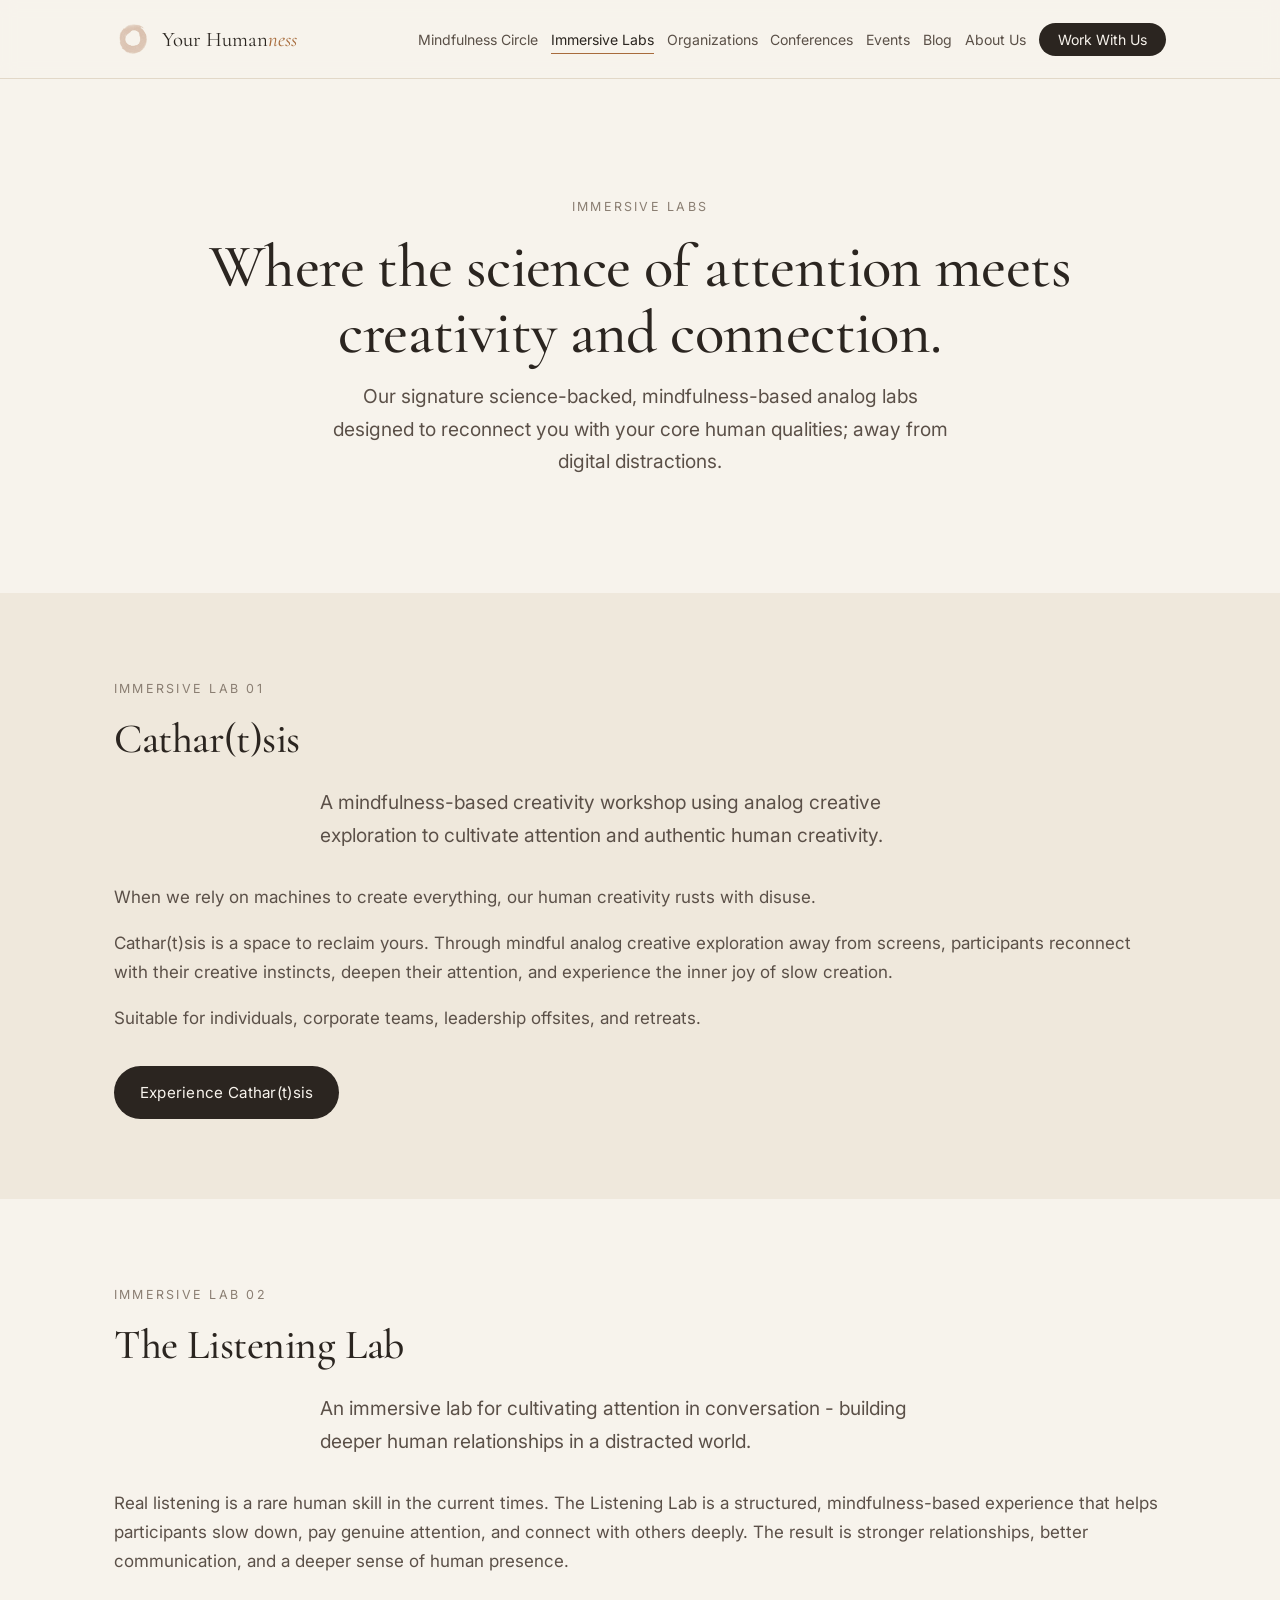
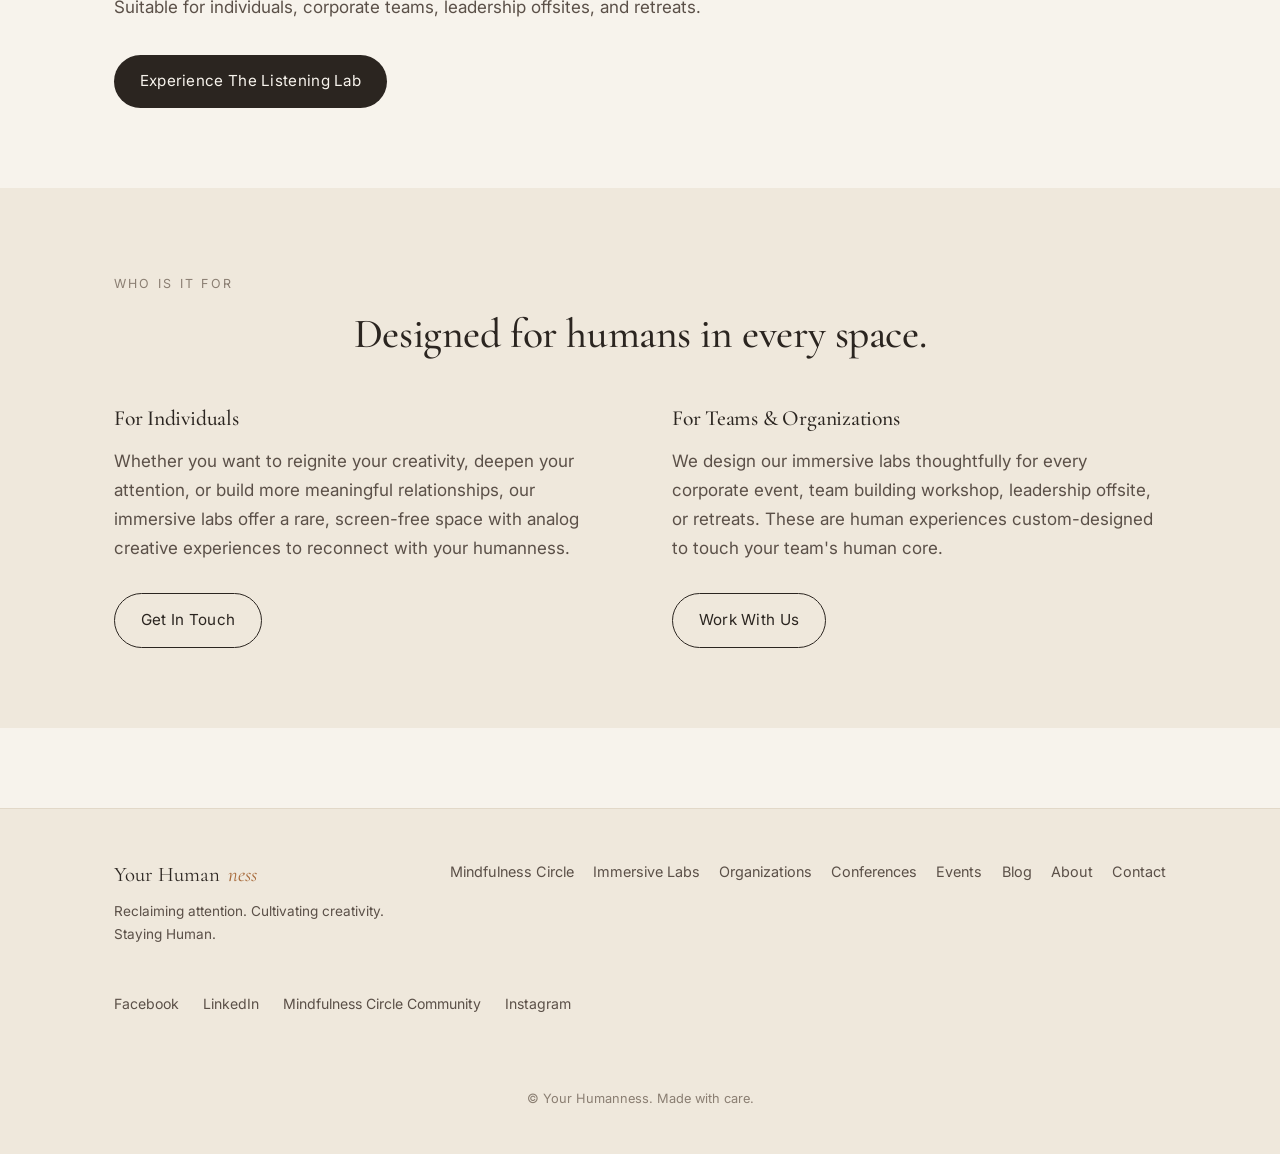
<file: immersive-labs.html>
<!DOCTYPE html>
<html lang="en">
<head>

 <!-- Google Tag Manager -->
<script>(function(w,d,s,l,i){w[l]=w[l]||[];w[l].push({'gtm.start':
new Date().getTime(),event:'gtm.js'});var f=d.getElementsByTagName(s)[0],
j=d.createElement(s),dl=l!='dataLayer'?'&l='+l:'';j.async=true;j.src=
'https://www.googletagmanager.com/gtm.js?id='+i+dl;f.parentNode.insertBefore(j,f);
})(window,document,'script','dataLayer','GTM-MCJ75NCN');</script>
<!-- End Google Tag Manager -->
  
  
<meta charset="utf-8">
<meta name="viewport" content="width=device-width,initial-scale=1">
<link rel="icon" type="image/png" href="/favicon.png">
<link rel="apple-touch-icon" href="/favicon.png">
<title>Immersive Labs — Your Humanness</title>
<meta name="description" content="Science-backed immersive mindfulness labs — Cathar(t)sis and The Listening Lab — for individuals, corporate teams, leadership offsites, and retreats.">
<link rel="preconnect" href="https://fonts.googleapis.com">
<link rel="preconnect" href="https://fonts.gstatic.com" crossorigin>
<link href="https://fonts.googleapis.com/css2?family=Cormorant+Garamond:ital,wght@0,400;0,500;1,400&family=Inter:wght@300;400;500&display=swap" rel="stylesheet">
<link rel="stylesheet" href="styles.css">
</head>
<body>
<!-- Google Tag Manager (noscript) -->
<noscript><iframe src="https://www.googletagmanager.com/ns.html?id=GTM-MCJ75NCN"
height="0" width="0" style="display:none;visibility:hidden"></iframe></noscript>
<!-- End Google Tag Manager (noscript) -->
 
<nav class="nav"><div class="nav-inner">
<a href="index.html" class="brand">
  <img src="images/logo.png"
  alt="Your Humanness logo" 
  style="height:40px;width:40px;
         object-fit:contain;
         flex-shrink:0;">
  <span style="display:flex;
  flex-direction:column;
  justify-content:center;
  line-height:1.3">
    <span style="font-family:var(--serif);
    font-size:1.3rem;
    white-space:nowrap">Your Human<em>ness</em></span>
   </span> 
</a>
<button class="nav-toggle" aria-label="Menu">≡</button>
<ul class="nav-links">
<li><a href="mindfulness-circle.html">Mindfulness Circle</a></li>
<li><a href="immersive-labs.html" class="active">Immersive Labs</a></li>
<li><a href="organizations.html">Organizations</a></li>
<li><a href="conferences.html">Conferences</a></li>
<li><a href="events.html">Events</a></li>
<li><a href="blog.html">Blog</a></li>
<li><a href="about.html">About Us</a></li>
<li><a href="work-with-us.html" class="nav-cta">Work With Us</a></li>
</ul>
</div></nav>

<!-- Hero -->
<header class="hero container">
<span class="eyebrow">Immersive Labs</span>
<h1>Where the science of attention meets creativity and connection.</h1>
<p class="sub">Our signature science-backed, mindfulness-based analog labs designed to 
reconnect you with your core human qualities; 
away from digital distractions.</p>
</header>

<!-- Cathar(t)sis -->
<section class="section-alt">
<div class="container">
<span class="eyebrow">Immersive Lab 01</span>
<h2>Cathar(t)sis</h2>
<p class="lede">A mindfulness-based creativity workshop using analog 
creative exploration to cultivate attention and authentic 
human creativity.</p>
<p>When we rely on machines to create everything, our human creativity rusts with disuse.</p> 
<p>Cathar(t)sis is a space to reclaim yours. Through mindful analog 
creative exploration away from screens, participants reconnect 
with their creative instincts, deepen their attention, and experience 
the inner joy of slow creation.</p>
<p>Suitable for individuals, corporate teams, leadership offsites, 
and retreats.</p>
<a href="work-with-us.html" class="btn" style="margin-top:1rem">
Experience Cathar(t)sis</a>
</div>
</section>

<!-- The Listening Lab -->
<section>
<div class="container">
<span class="eyebrow">Immersive Lab 02</span>
<h2>The Listening Lab</h2>
<p class="lede">An immersive lab for cultivating attention 
in conversation - building deeper human relationships in a 
distracted world.</p>
<p>Real listening is a rare human skill in the current times. The Listening Lab 
is a structured, mindfulness-based experience that helps participants 
slow down, pay genuine attention, and connect with others deeply.
The result is stronger relationships, better communication, and a deeper sense of human presence.</p>
<p>Suitable for individuals, corporate teams, leadership offsites, 
and retreats.</p>
<a href="work-with-us.html" class="btn" style="margin-top:1rem">
Experience The Listening Lab</a>
</div>
</section>

<!-- Who is it for -->
<section class="section-alt">
<div class="container">
<span class="eyebrow">Who is it for</span>
<h2 class="center">Designed for humans in every space.</h2>
<div class="split" style="margin-top:2.5rem">
  <div>
    <h3>For Individuals</h3>
    <p>Whether you want to reignite your creativity, deepen your 
    attention, or build more meaningful relationships, our immersive 
    labs offer a rare, screen-free space with analog creative experiences to reconnect with your humanness.</p>
    <a href="work-with-us.html" class="btn btn-outline" 
    style="margin-top:.8rem">Get In Touch</a>
  </div>
  <div>
    <h3>For Teams & Organizations</h3>
    <p>We design our immersive labs thoughtfully for every corporate 
    event, team building workshop, leadership offsite, or retreats. 
    These are human experiences custom-designed to touch your team's human core.</p>
    <a href="work-with-us.html" class="btn btn-outline" 
    style="margin-top:.8rem">Work With Us</a>
  </div>
</div>
</div>
</section>

<!-- Footer -->
<footer><div class="foot-inner">
<div>
<a href="index.html" class="brand">Your Human<em>ness</em></a>
<p style="font-size:.85rem;margin-top:.5rem;max-width:280px">
Reclaiming attention. Cultivating creativity. 
Staying Human.</p>
</div>
<ul class="foot-links">
<li><a href="mindfulness-circle.html">Mindfulness Circle</a></li>
<li><a href="immersive-labs.html">Immersive Labs</a></li>
<li><a href="organizations.html">Organizations</a></li>
<li><a href="conferences.html">Conferences</a></li>
<li><a href="events.html">Events</a></li>
<li><a href="blog.html">Blog</a></li>
<li><a href="about.html">About</a></li>
<li><a href="contact.html">Contact</a></li>
</ul>
<!-- Social Links -->
<div style="display:flex;justify-content:center;
gap:1.5rem;flex-wrap:wrap;margin-bottom:1rem">
  <a href="https://www.facebook.com/yourhumanness" 
  target="_blank" rel="noopener noreferrer"
  style="color:var(--ink-soft);font-size:.88rem;
  border:none;">Facebook</a>

  <a href="https://www.linkedin.com/company/yourhumanness/" 
  target="_blank" rel="noopener noreferrer"
  style="color:var(--ink-soft);font-size:.88rem;
  border:none;">LinkedIn</a>

  <a href="https://www.facebook.com/groups/ourmindfulnesscircle" 
  target="_blank" rel="noopener noreferrer"
  style="color:var(--ink-soft);font-size:.88rem;
  border:none;">Mindfulness Circle Community</a>

  <a href="https://www.instagram.com/yourhumanness" 
  target="_blank" rel="noopener noreferrer"
  style="color:var(--ink-soft);font-size:.88rem;
  border:none;">Instagram</a>
</div>

<p class="copy">© Your Humanness. Made with care.</p>
</div></footer>

<script src="script.js"></script>
</body>
</html>
</file>
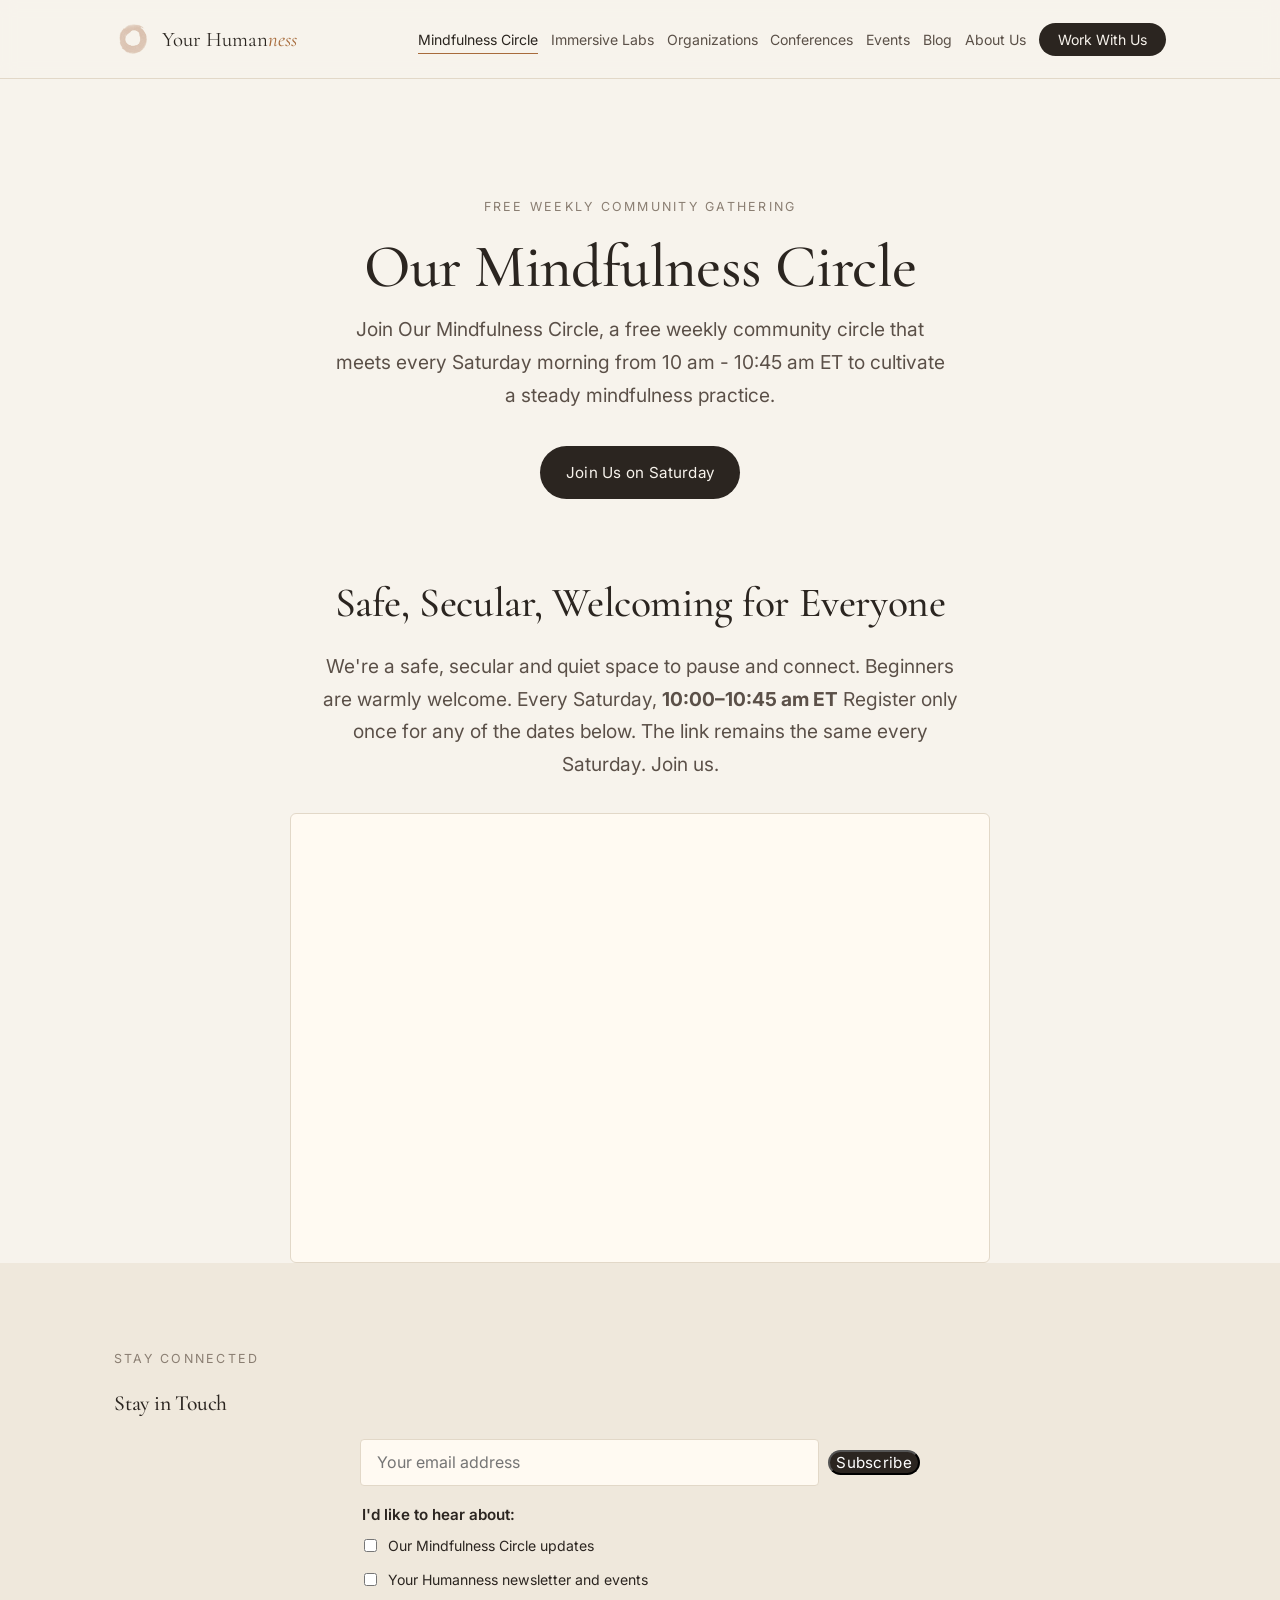
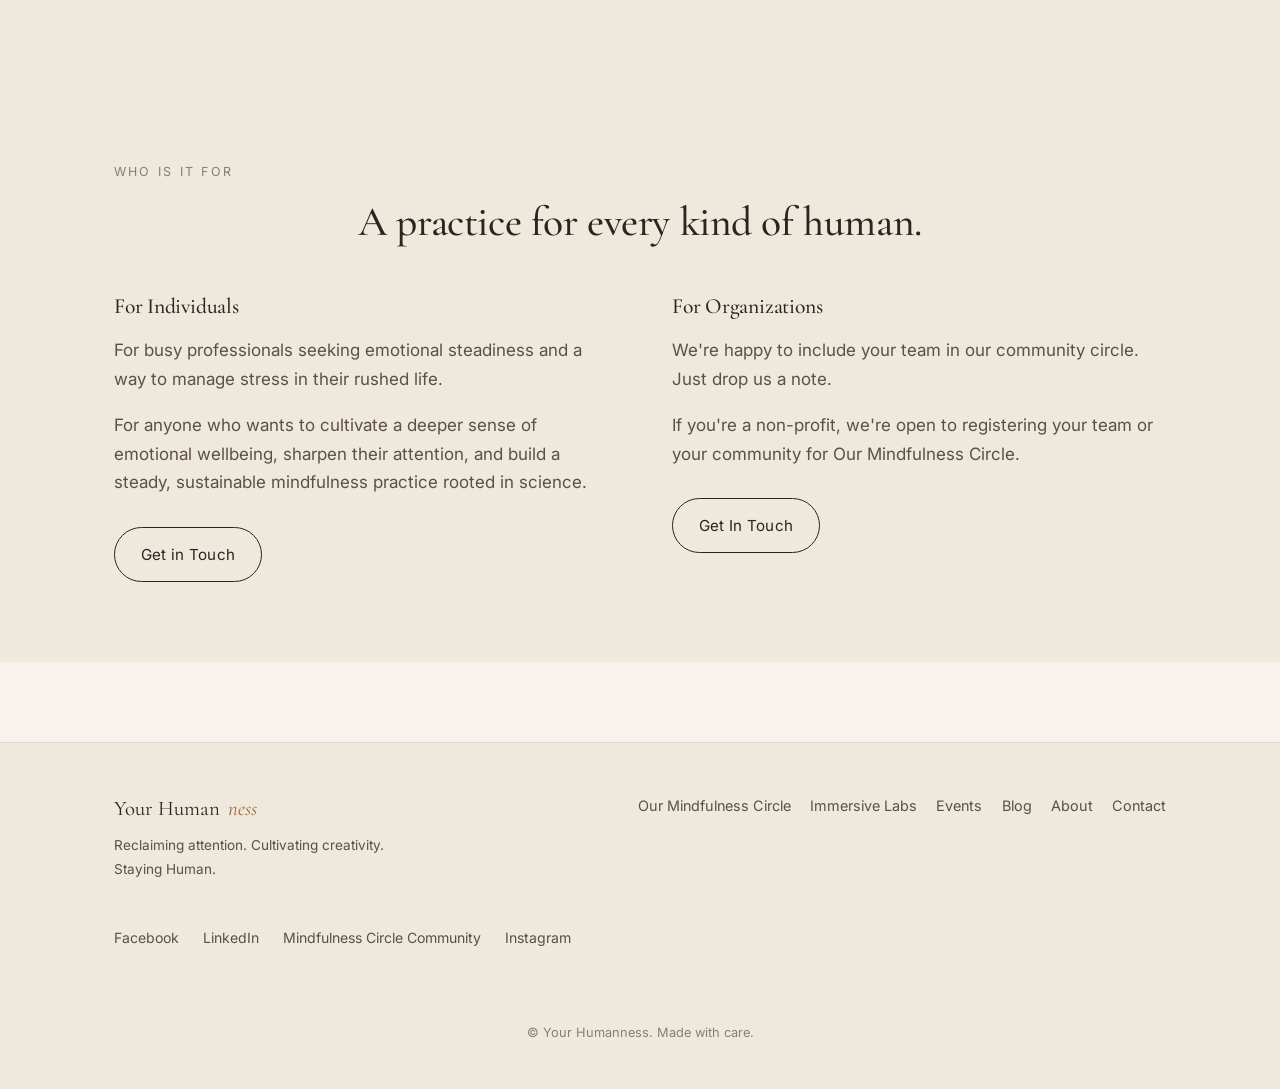
<file: mindfulness-circle.html>
<!DOCTYPE html><html lang="en"><head>

  <!-- Google Tag Manager -->
<script>(function(w,d,s,l,i){w[l]=w[l]||[];w[l].push({'gtm.start':
new Date().getTime(),event:'gtm.js'});var f=d.getElementsByTagName(s)[0],
j=d.createElement(s),dl=l!='dataLayer'?'&l='+l:'';j.async=true;j.src=
'https://www.googletagmanager.com/gtm.js?id='+i+dl;f.parentNode.insertBefore(j,f);
})(window,document,'script','dataLayer','GTM-MCJ75NCN');</script>
<!-- End Google Tag Manager -->
  
<meta charset="utf-8"><meta name="viewport" content="width=device-width,initial-scale=1">
<link rel="icon" type="image/png" href="/favicon.png">
<link rel="apple-touch-icon" href="/favicon.png">
<title>Our Mindfulness Circle — Your Humanness</title>
<meta name="description" content="Our Mindfulness Circle is a free online Saturday community gathering for seeking deeper attention and emotional wellbeing.">
<link rel="preconnect" href="https://fonts.googleapis.com">
<link rel="preconnect" href="https://fonts.gstatic.com" crossorigin>
<link href="https://fonts.googleapis.com/css2?family=Cormorant+Garamond:ital,wght@0,400;0,500;1,400&family=Inter:wght@300;400;500&display=swap" rel="stylesheet">
<link rel="stylesheet" href="styles.css">
</head><body>
  <!-- Google Tag Manager (noscript) -->
<noscript><iframe src="https://www.googletagmanager.com/ns.html?id=GTM-MCJ75NCN"
height="0" width="0" style="display:none;visibility:hidden"></iframe></noscript>
<!-- End Google Tag Manager (noscript) -->
  
<nav class="nav"><div class="nav-inner">
<a href="index.html" class="brand">
  <img src="images/logo.png"
  alt="Your Humanness logo" 
  style="height:40px;width:40px;
         object-fit:contain;
         flex-shrink:0;">
  <span style="display:flex;
  flex-direction:column;
  justify-content:center;
  line-height:1.3">
    <span style="font-family:var(--serif);
    font-size:1.3rem;
    white-space:nowrap">Your Human<em>ness</em></span>
   </span> 
</a>
<button class="nav-toggle" aria-label="Menu">≡</button>
<ul class="nav-links"> 
<li><a href="mindfulness-circle.html">Mindfulness Circle</a></li>
<li><a href="immersive-labs.html">Immersive Labs</a></li>
<li><a href="organizations.html">Organizations</a></li>
<li><a href="conferences.html">Conferences</a></li>
<li><a href="events.html">Events</a></li>
<li><a href="blog.html">Blog</a></li>
<li><a href="about.html">About Us</a></li>
<li><a href="work-with-us.html" class="nav-cta">Work With Us</a></li>
</ul></div></nav>

<header class="hero container">
<!--<span class="eyebrow">Our Mindfulness Circle</span>-->
<span class="eyebrow">Free Weekly Community Gathering</span>
<!--<h1>Steady your attention and bring in calm ~ one breath at a time</h1>-->
<h1>Our Mindfulness Circle</h1>
<!--<p class="sub">Structured mindfulness and meditation programs for cultivating attention and calm, and a free weekly community circle that meets every Saturday morning — <a href="#saturday-circle">join us this Saturday ↓</a></p>-->
<!--<p class="sub">Mindfulness Programs and a free weekly community circle that meets every Saturday morning — <a href="#saturday-circle">JOIN US THIS SATURDAY ↓</a></p>-->
<p class="sub">Join Our Mindfulness Circle, a free weekly community circle that meets every Saturday morning from 10 am - 10:45 am ET to cultivate a steady mindfulness practice.</p>
<a href="#saturday-circle" class="btn">Join Us on Saturday</a> 
</header>

<!--<section class="container">
<div class="split">
<div>
<span class="eyebrow">Section One</span>
<h2>Mindfulness Programs</h2>
<p>Weaving guided meditation, gentle inquiry and the science of attention, our programs cultivate present moment awareness, deep attention, and cognitive resilience.</p>
<p>Whether you’re looking at introducing mindfulness into your demanding life, or for reconnecting with yourself, our programs are perfect for you.</p>
<p>Whether you’re looking at introducing mindfulness into your demanding life, or for reconnecting with yourself, join us!</p>
<a href="contact.html" class="btn">Inquire about the next cohort</a>
</div>
<div>
<span class="eyebrow">Section Two</span>
<h2 id="saturday-circle">The Free Community Circle</h2>
<p>A free, weekly online community sit for shared silence and to keep a steady meditation practice.</p>
<p>Every Saturday, <strong>10:00–10:45am EST</strong>.</p>
<p>We share a safe, secular and quiet space together. Beginners are warmly welcome. Join us! Register for any of the dates below.</p>-->

<section class="container center">
<!--<span class="eyebrow">Free Weekly Community Gathering</span>-->
<!--<h2 id="saturday-circle">Our Mindfulness Circle</h2>-->
<h2 id="saturday-circle">Safe, Secular, Welcoming for Everyone</h2>
<!--<p class="lede">A free, weekly online community sit for shared silence and a steady meditation practice. We share a safe, secular and quiet space together. Every Saturday, <strong>10:00–10:45am ET</strong>.</p>-->
<p class="lede">We're a safe, secular and quiet space to pause and connect. Beginners are warmly welcome. Every Saturday, <strong>10:00–10:45 am ET</strong> Register only once for any of the dates below. The link remains the same every Saturday. Join us.</p>
  
  <div style="display:flex; justify-content:center; margin-top:2rem;">
    <iframe
      src="https://luma.com/embed/calendar/cal-IVOjTPk1HEmZWmv/events"
      width="100%"
      height="450"
      frameborder="0"
      style="border:1px solid var(--line); 
             border-radius:6px; 
             max-width:700px;
             background:var(--card);"
      allowfullscreen=""
      aria-hidden="false"
      tabindex="0"
    ></iframe>
  </div>
</section>
<!--</div>
</div>
</section>-->

      
<section class="section-alt">
  <div class="container">
    <span class="eyebrow">Stay Connected</span>
       <h3>Stay in Touch</h3

<!-- paste the Kit form script here -->
<!-- ConvertKit Form -->
<script src="https://f.convertkit.com/ckjs/ck.5.js"></script>
<style>
  .formkit-form[data-uid="26b0e1170b"] * {
    box-sizing: border-box !important;
  }
  .formkit-form[data-uid="26b0e1170b"] .formkit-input {
    min-width: 280px !important;
    width: 100% !important;
    max-width: 100% !important;
  }
  /* Main fields container wraps everything vertically now */
  .formkit-form[data-uid="26b0e1170b"] .formkit-fields {
    display: flex !important;
    flex-direction: column !important;
    gap: 1rem !important;
  }
  /* Sub-row specifically for the Email input and Submit button */
  .formkit-form[data-uid="26b0e1170b"] .formkit-row-inline {
    display: flex !important;
    flex-direction: row !important;
    align-items: center !important;
    gap: .6rem !important;
    width: 100% !important;
  }
  .formkit-form[data-uid="26b0e1170b"] .formkit-field-email {
    flex: 1 !important;
  }
  .formkit-form[data-uid="26b0e1170b"] .formkit-submit {
    flex-shrink: 0 !important;
  }
  /* Checkbox styling */
  .formkit-form[data-uid="26b0e1170b"] fieldset {
    border: none !important;
    padding: 0 !important;
    margin: 0 !important;
    width: 100% !important;
  }
  .formkit-form[data-uid="26b0e1170b"] legend {
    font-family: var(--sans) !important;
    font-size: .95rem !important;
    font-weight: 600 !important;
    margin-bottom: .5rem !important;
    text-align: left !important;
  }
  .formkit-form[data-uid="26b0e1170b"] .formkit-checkboxes-wrap {
    display: flex !important;
    flex-direction: column !important;
    gap: .5rem !important;
  }
  .formkit-form[data-uid="26b0e1170b"] .formkit-checkbox-field {
    display: flex !important;
    align-items: flex-start !important;
    gap: .5rem !important;
    font-family: var(--sans) !important;
    font-size: .85rem !important;
    font-weight: 400 !important;
    text-align: left !important;
    line-height: 1.4 !important;
  }
  .formkit-form[data-uid="26b0e1170b"] .formkit-checkbox-field input[type="checkbox"] {
    flex-shrink: 0 !important;
    margin-top: .2rem !important;
  }
</style>

<form action="https://app.kit.com/forms/9457943/subscriptions" 
class="seva-form formkit-form" 
method="post" 
data-sv-form="9457943" 
data-uid="26b0e1170b" 
data-format="inline" 
data-version="5"
min-width="500 600 700 800 900">
<div data-style="clean">
  <ul class="formkit-alert formkit-alert-error" 
  data-element="errors" data-group="alert"></ul>
  
  <div data-element="fields" data-stacked="false" 
  class="seva-fields formkit-fields">
    
    <!-- Row 1: Email Input and Submit Button side-by-side -->
    <div class="formkit-row-inline">
      <div class="formkit-field formkit-field-email">
        <input class="formkit-input" 
        name="email_address" 
        aria-label="Email Address" 
        placeholder="Your email address" 
        required="" 
        type="email" 
        style="color: var(--ink); border-color: var(--line); border-radius: 4px; font-weight: 400;">
      </div>
      
      <button data-element="submit" 
      class="formkit-submit" 
      style="background-color: var(--ink); color: #ffffff; border-radius: 999px; font-family: var(--sans); font-size: .95rem; letter-spacing: .02em;">
        <div class="formkit-spinner">
          <div></div><div></div><div></div>
        </div>
        <span>Subscribe</span>
      </button>
    </div>

    <!-- Row 2: Checkboxes stacked below -->
    <div class="formkit-field">
      <fieldset>
        <legend style="color: var(--ink);">I'd like to hear about:</legend>
        <div class="formkit-checkboxes-wrap">
          <div class="formkit-checkbox-field">
            <input class="formkit-checkbox" id="tag-3875-23530652" type="checkbox" name="tags[]" value="23530652">
            <label for="tag-3875-23530652">Our Mindfulness Circle updates</label>
          </div>
          <div class="formkit-checkbox-field">
            <input class="formkit-checkbox" id="tag-3875-23530654" type="checkbox" name="tags[]" value="23530654">
            <label for="tag-3875-23530654">Your Humanness newsletter and events</label>
          </div>
        </div>
      </fieldset>
    </div>

  </div>

  <div class="formkit-powered-by-convertkit-container">
    <a href="https://kit.com/features/forms" 
    data-element="powered-by" 
    class="formkit-powered-by-convertkit" 
    data-variant="dark" 
    target="_blank" 
    rel="nofollow noopener"></a>
  </div>
</div>
</form>
   </div> 
  </section>  

<section class="section-alt">
  <div class="container">
    <span class="eyebrow">Who is it for</span>
    <h2 class="center">A practice for every kind of human.</h2>
    <div class="split" style="margin-top:2.5rem">

      <div>
        <h3>For Individuals</h3>
        <p>For busy professionals seeking emotional steadiness and a way to manage stress in their rushed life.</p>
        <p>For anyone who wants to cultivate a deeper 
        sense of emotional wellbeing, sharpen their attention, and 
        build a steady, sustainable mindfulness practice rooted 
        in science.</p>
        <a href="work-with-us.html" 
        class="btn btn-outline" style="margin-top:.8rem">
        Get in Touch</a>
      </div>

      <div>
        <h3>For Organizations</h3>
        <!--<p>For companies that understand that a focused, emotionally 
        well team is a more human and more productive one.</p>
        <p>We offer regular mindfulness sessions for employee wellbeing, attention 
        training, and building a calmer, more present workplace culture.  companies that understand that a focused, emotionally 
        well team is a more human and more productive one. We offer regular mindfulness sessions for employee wellbeing, attention 
        training, and building a calmer, more present workplace culture</p>-->
        <p>We're happy to include your team in our community circle. Just drop us a note.</p>
        <p>If you're a non-profit, we're open to registering your team or your community for Our Mindfulness Circle.</p>
        <a href="work-with-us.html" class="btn btn-outline" 
        style="margin-top:.8rem">Get In Touch</a>
      </div>

    </div>
  </div>
</section>  

<footer><div class="foot-inner">
<div><a href="index.html" class="brand">Your Human<em>ness</em></a>
<p style="font-size:.85rem;margin-top:.5rem;max-width:280px">Reclaiming attention. Cultivating creativity. Staying Human.</p></div>
<ul class="foot-links">
<li><a href="mindfulness-circle.html">Our Mindfulness Circle</a></li>
<li><a href="immersive-labs.html">Immersive Labs</a></li>
<li><a href="events.html">Events</a></li>
<li><a href="blog.html">Blog</a></li>
<li><a href="about.html">About</a></li>
<li><a href="contact.html">Contact</a></li>
</ul>
<!-- Social Links -->
<div style="display:flex;justify-content:center;
gap:1.5rem;flex-wrap:wrap;margin-bottom:1rem">
  <a href="https://www.facebook.com/yourhumanness" 
  target="_blank" rel="noopener noreferrer"
  style="color:var(--ink-soft);font-size:.88rem;
  border:none;">Facebook</a>

  <a href="https://www.linkedin.com/company/yourhumanness/" 
  target="_blank" rel="noopener noreferrer"
  style="color:var(--ink-soft);font-size:.88rem;
  border:none;">LinkedIn</a>

  <a href="https://www.facebook.com/groups/ourmindfulnesscircle" 
  target="_blank" rel="noopener noreferrer"
  style="color:var(--ink-soft);font-size:.88rem;
  border:none;">Mindfulness Circle Community</a>

  <a href="https://www.instagram.com/yourhumanness" 
  target="_blank" rel="noopener noreferrer"
  style="color:var(--ink-soft);font-size:.88rem;
  border:none;">Instagram</a>
</div>

<p class="copy">© Your Humanness. Made with care.</p>
</div></footer>
<script src="script.js"></script></body></html>
</file>
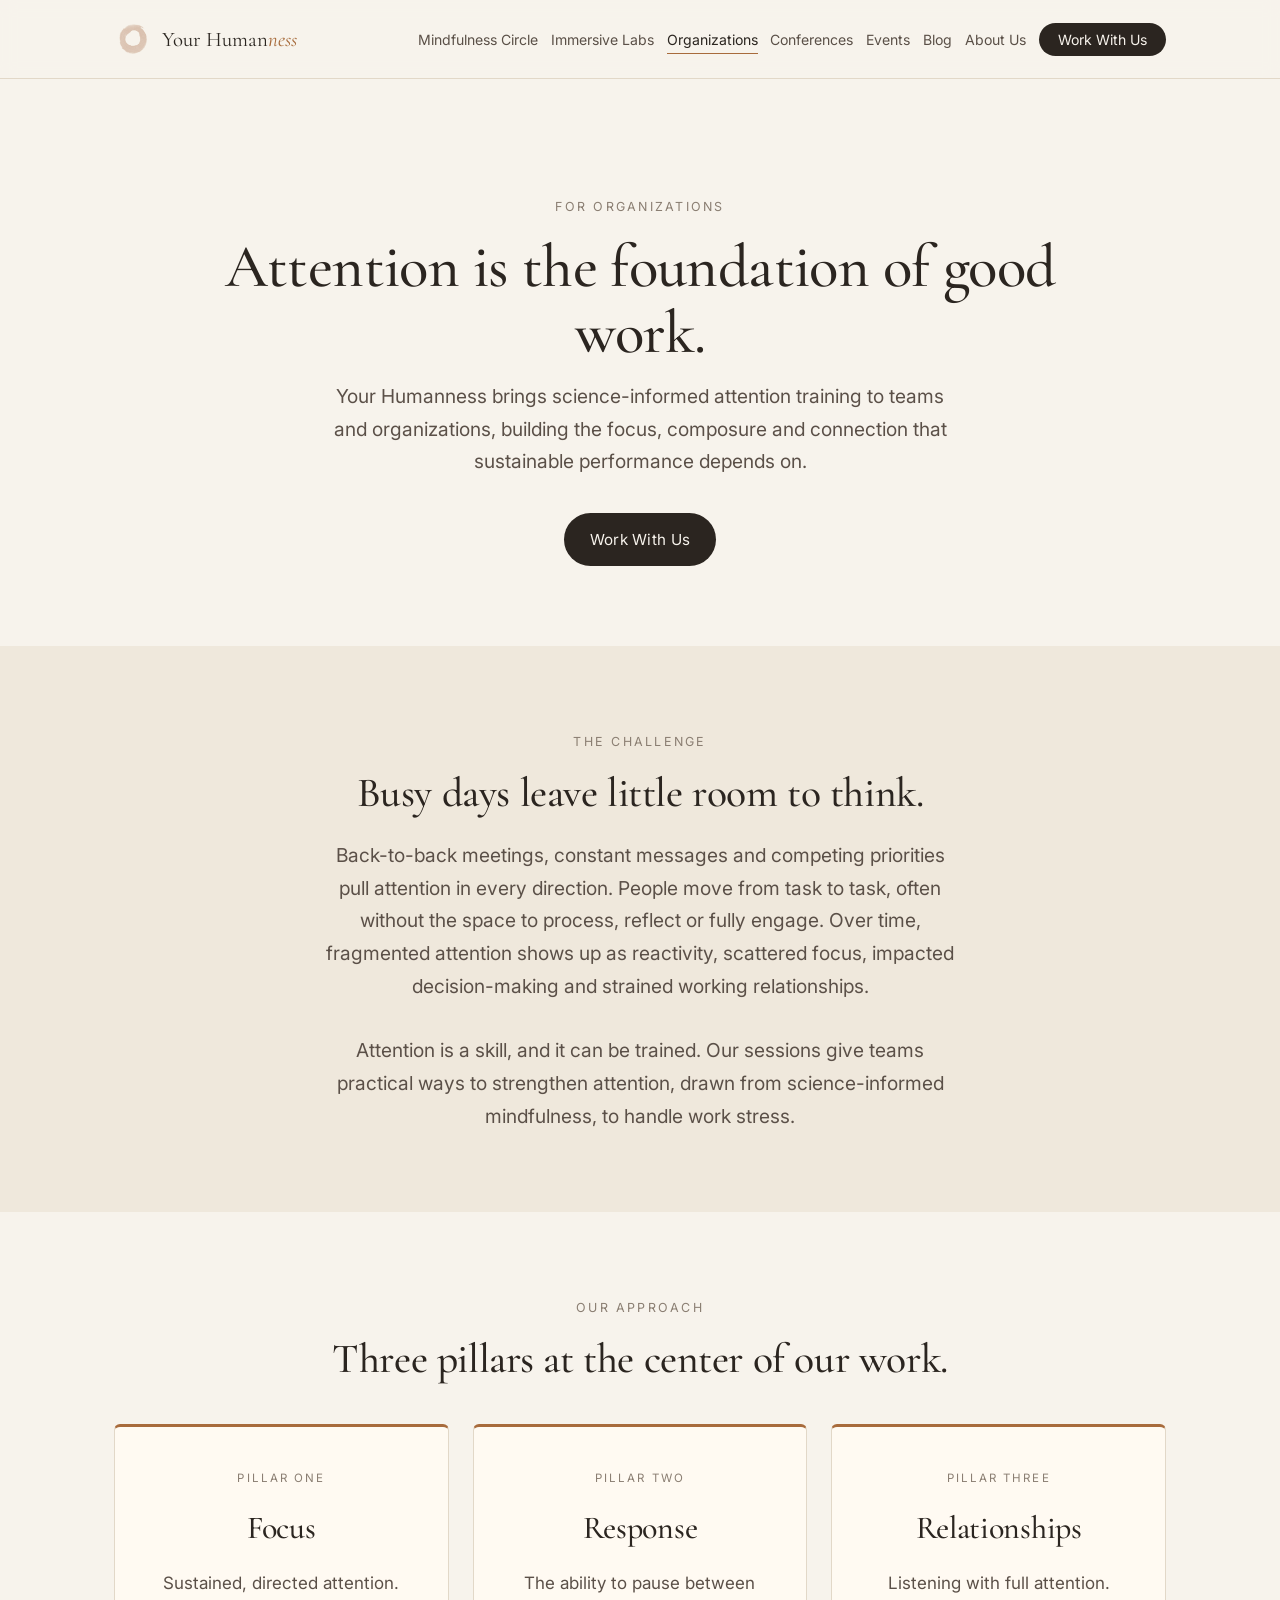
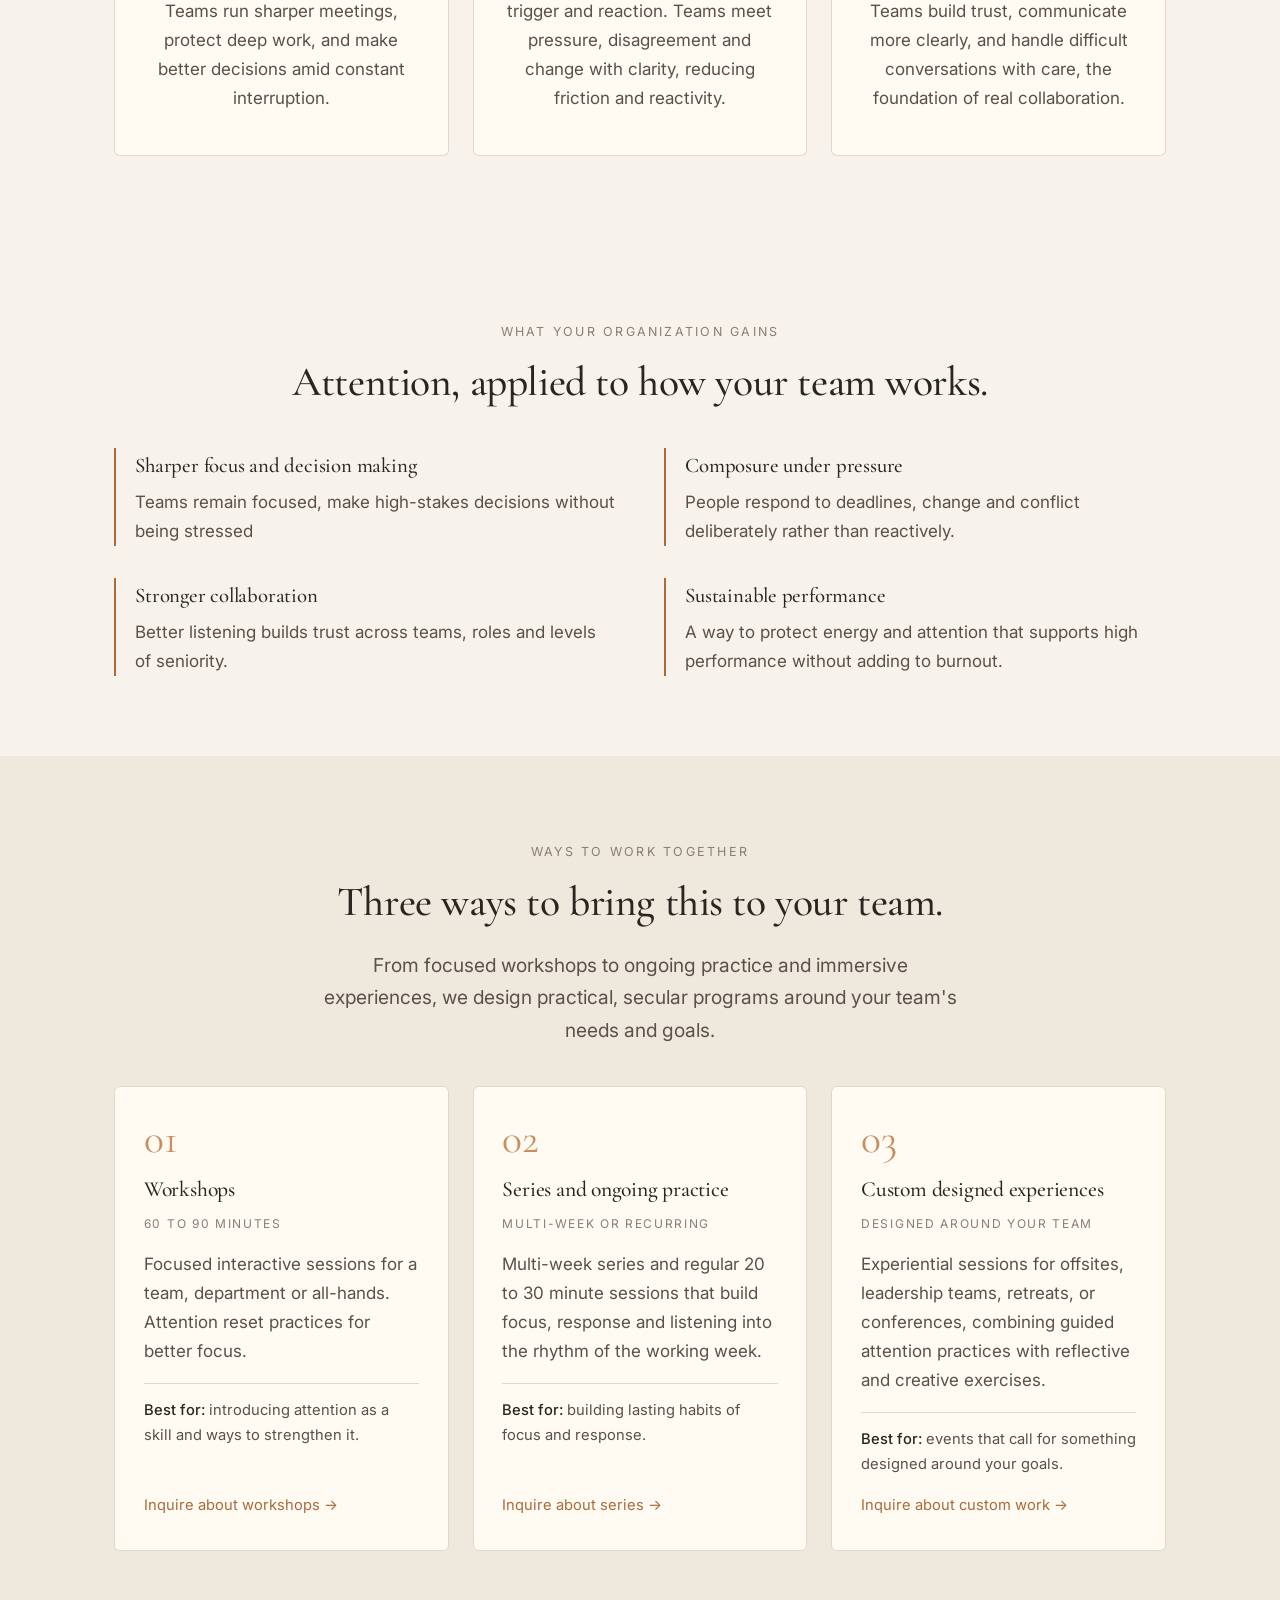
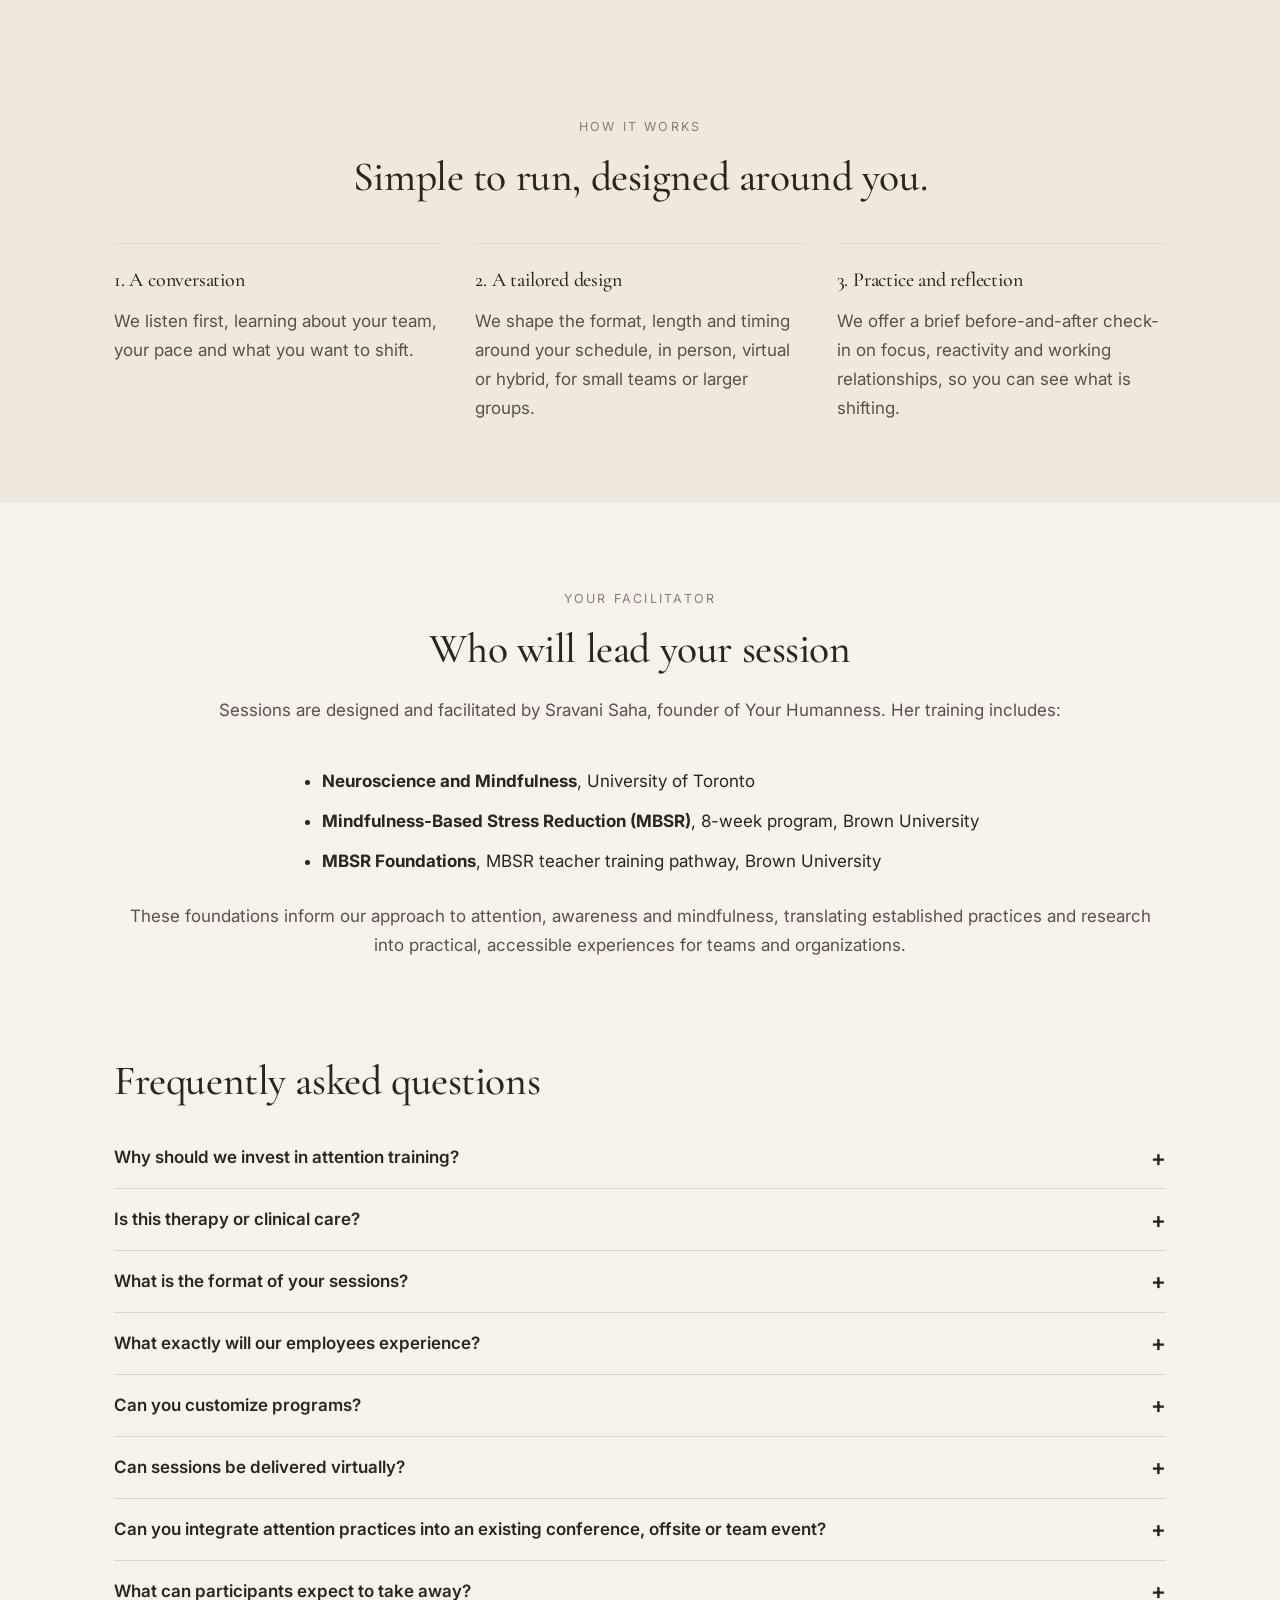
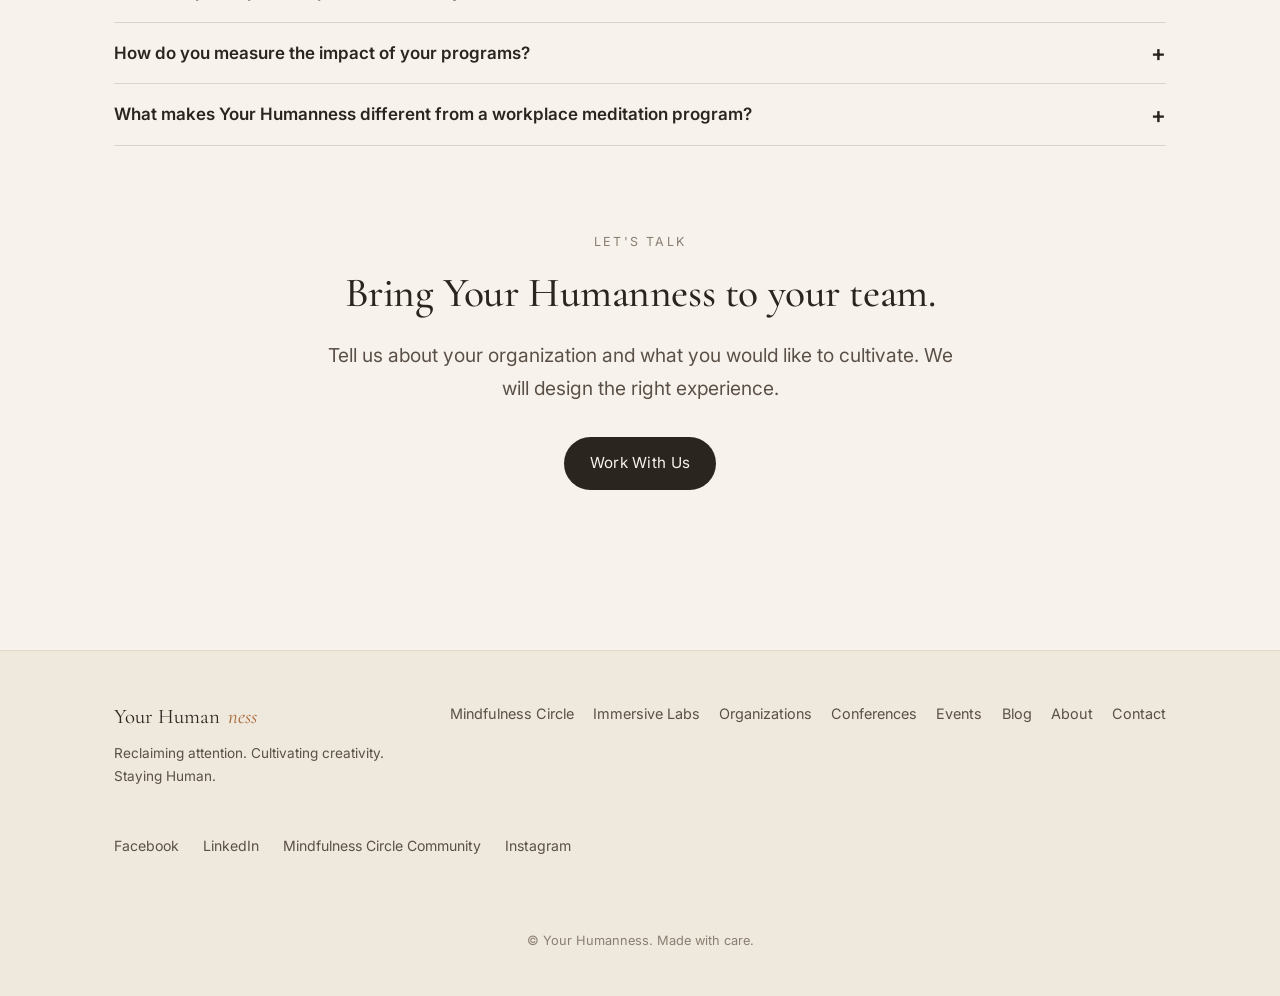
<file: organizations.html>
<!DOCTYPE html>
<html lang="en">
<head>

  <!-- Google Tag Manager -->
<script>(function(w,d,s,l,i){w[l]=w[l]||[];w[l].push({'gtm.start':
new Date().getTime(),event:'gtm.js'});var f=d.getElementsByTagName(s)[0],
j=d.createElement(s),dl=l!='dataLayer'?'&l='+l:'';j.async=true;j.src=
'https://www.googletagmanager.com/gtm.js?id='+i+dl;f.parentNode.insertBefore(j,f);
})(window,document,'script','dataLayer','GTM-MCJ75NCN');</script>
<!-- End Google Tag Manager -->

<meta charset="utf-8">
<meta name="viewport" content="width=device-width,initial-scale=1">
<link rel="icon" type="image/png" href="/favicon.png">
<link rel="apple-touch-icon" href="/favicon.png">
<title>Organizations — Your Humanness</title>
<meta name="description" content="Live, human-led sessions that help teams build focus, respond rather than react, and strengthen working relationships. Workshops, team series, ongoing sessions, and custom experiences.">
<link rel="preconnect" href="https://fonts.googleapis.com">
<link rel="preconnect" href="https://fonts.gstatic.com" crossorigin>
<link href="https://fonts.googleapis.com/css2?family=Cormorant+Garamond:ital,wght@0,400;0,500;1,400&family=Inter:wght@300;400;500&display=swap" rel="stylesheet">
<link rel="stylesheet" href="styles.css">
<style>
/* Organizations page: pillars (centered, equal) */
.pillars{display:grid;grid-template-columns:repeat(3,1fr);gap:1.5rem;margin-top:2.5rem}
.pillar{background:var(--card);border:1px solid var(--line);border-top:3px solid var(--accent);border-radius:6px;padding:2.6rem 1.8rem;text-align:center}
.pillar .tag{display:block;font-size:.72rem;text-transform:uppercase;letter-spacing:.18em;color:var(--muted);margin-bottom:.8rem}
.pillar h3{font-size:2rem;margin-bottom:.8rem}
.pillar p{margin:0}
/* Organizations page: offerings (left-aligned, numbered, with action) */
.offers{display:grid;grid-template-columns:repeat(3,1fr);gap:1.5rem;margin-top:2.5rem}
.offer{background:var(--card);border:1px solid var(--line);border-radius:6px;padding:2rem 1.8rem;display:flex;flex-direction:column;text-align:left;transition:transform .25s ease, box-shadow .25s ease}
.offer:hover{transform:translateY(-3px);box-shadow:0 12px 30px -18px rgba(43,37,32,.25)}
.offer .num{font-family:var(--serif);font-size:2.6rem;line-height:1;color:var(--accent-soft);margin-bottom:.6rem}
.offer h3{margin-bottom:.4rem}
.offer .meta{font-size:.75rem;text-transform:uppercase;letter-spacing:.14em;color:var(--muted);margin-bottom:1rem}
.offer p{flex:1}
.offer .best{font-size:.92rem;border-top:1px solid var(--line);padding-top:.9rem;margin:0 0 1rem}
.offer .best strong{color:var(--ink);font-weight:500}
.offer a.inquire{font-size:.92rem;border:none;color:var(--accent)}
.offer a.inquire:after{content:" →"}
/* Gains + steps (open layouts, no cards) */
.gains{display:grid;grid-template-columns:repeat(2,1fr);gap:2rem 3rem;margin-top:2.5rem}
.gains div{border-left:2px solid var(--accent);padding-left:1.2rem}
.gains h3{font-size:1.3rem;margin-bottom:.3rem}
.gains p{margin:0}
.steps{display:grid;grid-template-columns:repeat(3,1fr);gap:2rem;margin-top:2.5rem}
.steps div{border-top:1px solid var(--line);padding-top:1.2rem}
.steps h3{font-size:1.25rem}
.steps p{margin:0}
@media(max-width:820px){
  .pillars,.offers,.gains,.steps{grid-template-columns:1fr}
}
</style>
</head>
<body>
<!-- Google Tag Manager (noscript) -->
<noscript><iframe src="https://www.googletagmanager.com/ns.html?id=GTM-MCJ75NCN"
height="0" width="0" style="display:none;visibility:hidden"></iframe></noscript>
<!-- End Google Tag Manager (noscript) -->

<nav class="nav"><div class="nav-inner">
<a href="index.html" class="brand">
  <img src="images/logo.png"
  alt="Your Humanness logo"
  style="height:40px;width:40px;
         object-fit:contain;
         flex-shrink:0;">
  <span style="display:flex;
  flex-direction:column;
  justify-content:center;
  line-height:1.3">
    <span style="font-family:var(--serif);
    font-size:1.3rem;
    white-space:nowrap">Your Human<em>ness</em></span>
   </span>
</a>
<button class="nav-toggle" aria-label="Menu">≡</button>
<ul class="nav-links">
<li><a href="mindfulness-circle.html">Mindfulness Circle</a></li>
<li><a href="immersive-labs.html">Immersive Labs</a></li>
<li><a href="organizations.html" class="active">Organizations</a></li>
<li><a href="conferences.html">Conferences</a></li>
<li><a href="events.html">Events</a></li>
<li><a href="blog.html">Blog</a></li>
<li><a href="about.html">About Us</a></li>
<li><a href="work-with-us.html" class="nav-cta">Work With Us</a></li>
</ul>
</div></nav>

<!-- Hero -->
<header class="hero container">
<span class="eyebrow">For Organizations</span>
<h1>Attention is the foundation of good work.</h1>
<p class="sub">Your Humanness brings science-informed attention training to
teams and organizations, building the focus, composure and connection that
sustainable performance depends on.</p>
<a href="work-with-us.html" class="btn">Work With Us</a>
</header>

<!-- The challenge -->
<section class="section-alt">
<div class="container center">
<span class="eyebrow">The challenge</span>
<h2>Busy days leave little room to think.</h2>
<p class="lede">Back-to-back meetings, constant messages and competing
priorities pull attention in every direction. People move from task to task, often without the space to process, reflect or fully engage. Over time, fragmented attention shows up as
reactivity, scattered focus, impacted decision-making and strained working relationships.</p>
<p class="lede" style="margin-bottom:0">Attention is a skill, and it can be
trained. Our sessions give teams practical ways to strengthen attention, drawn from science-informed mindfulness, to handle work stress.</p>
</div>
</section>

<!-- Three pillars -->
<section>
<div class="container">
<div class="center">
<span class="eyebrow">Our approach</span>
<h2>Three pillars at the center of our work.</h2>
</div>
<div class="pillars">
  <div class="pillar">
    <span class="tag">Pillar one</span>
    <h3>Focus</h3>
    <p>Sustained, directed attention. Teams run sharper meetings, protect
    deep work, and make better decisions amid constant interruption.</p>
  </div>
  <div class="pillar">
    <span class="tag">Pillar two</span>
    <h3>Response</h3>
    <p>The ability to pause between trigger and reaction. Teams meet pressure,
    disagreement and change with clarity, reducing friction and reactivity.</p>
  </div>
  <div class="pillar">
    <span class="tag">Pillar three</span>
    <h3>Relationships</h3>
    <p>Listening with full attention. Teams build trust, communicate more
    clearly, and handle difficult conversations with care, the foundation of
    real collaboration.</p>
  </div>
</div>
</div>
</section>



<!-- Organizational value -->
<section>
<div class="container">
<div class="center">
<span class="eyebrow">What your organization gains</span>
<h2>Attention, applied to how your team works.</h2>
</div>
<div class="gains">
  <div>
    <h3>Sharper focus and decision making</h3>
    <p>Teams remain focused, make high-stakes decisions without being stressed </p>
  </div>
  <div>
    <h3>Composure under pressure</h3>
    <p>People respond to deadlines, change and conflict deliberately rather
    than reactively.</p>
  </div>
  <div>
    <h3>Stronger collaboration</h3>
    <p>Better listening builds trust across teams, roles and levels of
    seniority.</p>
  </div>
  <div>
    <h3>Sustainable performance</h3>
    <p>A way to protect energy and attention that supports high performance
    without adding to burnout.</p>
  </div>
</div>
</div>
</section>


<!-- Three formats -->
<section class="section-alt">
<div class="container">
<div class="center">
<span class="eyebrow">Ways to work together</span>
<h2>Three ways to bring this to your team.</h2>
<p class="lede">From focused workshops to ongoing practice and immersive experiences, 
  we design practical, secular programs around your team's needs and goals.</p>
</div>
<div class="offers">
  <div class="offer">
    <div class="num">01</div>
    <h3>Workshops</h3>
    <div class="meta">60 to 90 minutes</div>
    <p>Focused interactive sessions for a team, department or all-hands. Attention reset practices for better focus.</p>
    <p class="best"><strong>Best for:</strong> introducing attention as a skill and ways to strengthen it.</p>
    <a href="work-with-us.html" class="inquire">Inquire about workshops</a>
  </div>
  <div class="offer">
    <div class="num">02</div>
    <h3>Series and ongoing practice</h3>
    <div class="meta">Multi-week or recurring</div>
    <p>Multi-week series and regular 20 to 30 minute sessions that build
    focus, response and listening into the rhythm of the working week.</p>
    <p class="best"><strong>Best for:</strong> building lasting habits of
    focus and response.</p>
    <a href="work-with-us.html" class="inquire">Inquire about series</a>
  </div>
  <div class="offer">
    <div class="num">03</div>
    <h3>Custom designed experiences</h3>
    <div class="meta">Designed around your team</div>
    <p>Experiential sessions for offsites, leadership teams, retreats, or conferences, 
      combining guided attention practices with reflective and creative
    exercises.</p>
    <p class="best"><strong>Best for:</strong> events that call for
    something designed around your goals.</p>
    <a href="work-with-us.html" class="inquire">Inquire about custom work</a>
  </div>
</div>
</div>
</section>


<!-- How it works -->
<section class="section-alt">
<div class="container">
<div class="center">
<span class="eyebrow">How it works</span>
<h2>Simple to run, designed around you.</h2>
</div>
<div class="steps">
  <div>
    <h3>1. A conversation</h3>
    <p>We listen first, learning about your team, your pace and what you
    want to shift.</p>
  </div>
  <div>
    <h3>2. A tailored design</h3>
    <p>We shape the format, length and timing around your schedule, in
    person, virtual or hybrid, for small teams or larger groups.</p>
  </div>
  <div>
    <h3>3. Practice and reflection</h3>
    <p>We offer a brief before-and-after check-in on focus, reactivity and
    working relationships, so you can see what is shifting.</p>
  </div>
</div>
</div>
</section>

<!-- Facilitator -->
<!--<section>
<div class="container center">
<span class="eyebrow">Your facilitator</span>
<h2>Rooted in science, shaped by the workplace.</h2>
<p class="lede">Sravani, founder of Your Humanness, is an MBSR graduate with facilitator training from Brown University along with
studies in Neuroscience and Mindfulness from the University of Toronto. With a background at
Google and in digital marketing and analytics, she understands the pace and
pressure of modern working life.</p>
<a href="about.html" class="btn btn-outline">More About Us</a>
</div>
</section>-->


<!-- New Facilitator -->
<section>
  <div class="container center">
    <span class="eyebrow">Your facilitator</span>
    <h2>Who will lead your session</h2>
    <p>Sessions are designed and facilitated by Sravani Saha, founder of Your Humanness. Her training includes:</p>
    <ul class="credentials-list">
      <li><strong>Neuroscience and Mindfulness</strong>, University of Toronto</li>
      <li><strong>Mindfulness-Based Stress Reduction (MBSR)</strong>, 8-week program, Brown University</li>
      <li><strong>MBSR Foundations</strong>, MBSR teacher training pathway, Brown University</li>
    </ul>
    <p>These foundations inform our approach to attention, awareness and mindfulness, translating established practices and research into practical, accessible experiences for teams and organizations.</p>
  </div>
</section>

<!-- FAQ -->
<section class="container faq">
  <h2>Frequently asked questions</h2>


  <details>
    <summary>Why should we invest in attention training?</summary>
    <p>In an environment of constant demands and distractions, attention is one of our most valuable working capacities. 
      Investing in it gives employees practical ways to work with distractions, navigate pressure and engage more thoughtfully with their work and colleagues.</p>
  </details>

  <details>
    <summary>Is this therapy or clinical care?</summary>
    <p>No. Our programs are educational, secular and experiential, not therapy or clinical mental health treatment. 
      They are designed with trauma-sensitive principles in mind, emphasizing participant choice, flexibility and individual comfort. 
      Our programs can complement an organization's existing EAP or wellbeing benefits, but do not replace clinical support.</p>
  </details>

  <details>
    <summary>What is the format of your sessions?</summary>
    <p>Our formats range from short 10–15-minute attention resets to 60–90-minute workshops, lunch-and-learns, and multi-week ongoing programs. 
      We also offer recurring sessions and custom-designed experiences for offsites, retreats and organizational events.</p>
  </details>
  
  <details>
    <summary>What exactly will our employees experience?</summary>
    <p>Depending on the program, participants may take part in practical, guided experiences that combine mindfulness, attention practices, reflective writing, and mindful listening. 
      No previous experience is necessary for our sessions which are accessible, secular, and adaptible.</p>
  </details>

  <details>
    <summary>Can you customize programs?</summary>
    <p>Yes! We design experiences around your team's needs and objectives. 
      Sessions can focus on attention and focus, awareness, mindful communication, creative exploration or a combination of these./p>
  </details>

  <details>
    <summary>Can sessions be delivered virtually?</summary>
    <p>Yes. We offer both in-person and virtual sessions for small teams, departments and larger organizational groups.</p>
  </details>

  <details>
    <summary>Can you integrate attention practices into an existing conference, offsite or team event?</summary>
    <p>Yes. We can design attention experiences that fit naturally into an existing agenda. 
      From brief attention resets to interactive experiences, we work with organizers to find an approach that complements the event and its audience.</p>
  </details>

  <details>
    <summary>What can participants expect to take away?</summary>
    <p>Participants gain practical experiences working with attention, recognizing distractions, responding more intentionally and 
      bringing greater awareness to everyday interactions.</p>
  </details>

   <details>
    <summary>How do you measure the impact of your programs?</summary>
    <p>We incorporate participant feedback and post-session reflections to understand how participants experienced the sessions and what they found useful. 
      For ongoing engagements, we can also discuss simple feedback mechanisms to track engagement and perceived impact over time</p>
  </details>

  <details>
    <summary>What makes Your Humanness different from a workplace meditation program?</summary>
    <p>Meditation is one of the practices that informs our work. We explore attention through science-informed mindfulness, creative expression, and mindful communication. 
      This allows us to design experiences that help people develop focus, awareness and human connection in their working lives.</p>
  </details>
  </section>
  
  
  <!--old faq setting-->
<!--<section class="section-alt">
<div class="container" style="max-width:780px">
<div class="center">
<span class="eyebrow">Questions</span>
<h2>Good to know.</h2>
</div>
<div style="margin-top:2rem">
  <div style="padding:1.3rem 0;border-bottom:1px solid var(--line)">
    <h3 style="margin-bottom:.4rem">Is this therapy or clinical care?</h3>
    <p style="margin:0">No. Our sessions are skills-based and secular. They
    complement an existing EAP or wellbeing benefit rather than replace it.</p>
  </div>
  <div style="padding:1.3rem 0;border-bottom:1px solid var(--line)">
    <h3 style="margin-bottom:.4rem">Does my team need any experience?</h3>
    <p style="margin:0">None at all. Every session is designed for people
    who have never practised, and is practical enough for a busy working
    day.</p>
  </div>
  <div style="padding:1.3rem 0;border-bottom:1px solid var(--line)">
    <h3 style="margin-bottom:.4rem">What formats and group sizes do you offer?</h3>
    <p style="margin:0">In person, virtual and hybrid, for small teams
    through to larger groups. We adapt the design to the size and setting.</p>
  </div>
  <div style="padding:1.3rem 0">
    <h3 style="margin-bottom:.4rem">How do we get started?</h3>
    <p style="margin:0">Tell us about your team and what you want to
    cultivate. We will recommend the right format and share our packages on
    request.</p>
  </div>
</div>
</div>
</section>-->

<!-- Bottom CTA -->
<section>
<div class="container center">
<span class="eyebrow">Let's talk</span>
<h2>Bring Your Humanness to your team.</h2>
<p class="lede">Tell us about your organization and what you would like to
cultivate. We will design the right experience.</p>
<a href="work-with-us.html" class="btn">Work With Us</a>

<!--
INQUIRY FORM PLACEHOLDER
To use an inline form instead of the button above, replace YOUR_FORM_ID
with your Formspree form ID and uncomment this block.

<form action="https://formspree.io/f/YOUR_FORM_ID" method="POST"
      style="max-width:520px;margin:2rem auto 0;text-align:left">
  <input type="text" name="name" placeholder="Your name" required>
  <input type="email" name="email" placeholder="Work email" required>
  <input type="text" name="organization" placeholder="Organization">
  <textarea name="message" rows="4" placeholder="Tell us about your team"></textarea>
  <button type="submit" class="btn">Send Inquiry</button>
</form>
-->
</div>
</section>

<!-- Footer -->
<footer><div class="foot-inner">
<div>
<a href="index.html" class="brand">Your Human<em>ness</em></a>
<p style="font-size:.85rem;margin-top:.5rem;max-width:280px">
Reclaiming attention. Cultivating creativity.
Staying Human.</p>
</div>
<ul class="foot-links">
<li><a href="mindfulness-circle.html">Mindfulness Circle</a></li>
<li><a href="immersive-labs.html">Immersive Labs</a></li>
<li><a href="organizations.html">Organizations</a></li>
<li><a href="conferences.html">Conferences</a></li>
<li><a href="events.html">Events</a></li>
<li><a href="blog.html">Blog</a></li>
<li><a href="about.html">About</a></li>
<li><a href="contact.html">Contact</a></li>
</ul>
<!-- Social Links -->
<div style="display:flex;justify-content:center;
gap:1.5rem;flex-wrap:wrap;margin-bottom:1rem">
  <a href="https://www.facebook.com/yourhumanness"
  target="_blank" rel="noopener noreferrer"
  style="color:var(--ink-soft);font-size:.88rem;
  border:none;">Facebook</a>

  <a href="https://www.linkedin.com/company/yourhumanness/"
  target="_blank" rel="noopener noreferrer"
  style="color:var(--ink-soft);font-size:.88rem;
  border:none;">LinkedIn</a>

  <a href="https://www.facebook.com/groups/ourmindfulnesscircle"
  target="_blank" rel="noopener noreferrer"
  style="color:var(--ink-soft);font-size:.88rem;
  border:none;">Mindfulness Circle Community</a>

  <a href="https://www.instagram.com/yourhumanness"
  target="_blank" rel="noopener noreferrer"
  style="color:var(--ink-soft);font-size:.88rem;
  border:none;">Instagram</a>
</div>

<p class="copy">© Your Humanness. Made with care.</p>
</div></footer>

<script src="script.js"></script>
</body>
</html>
</file>
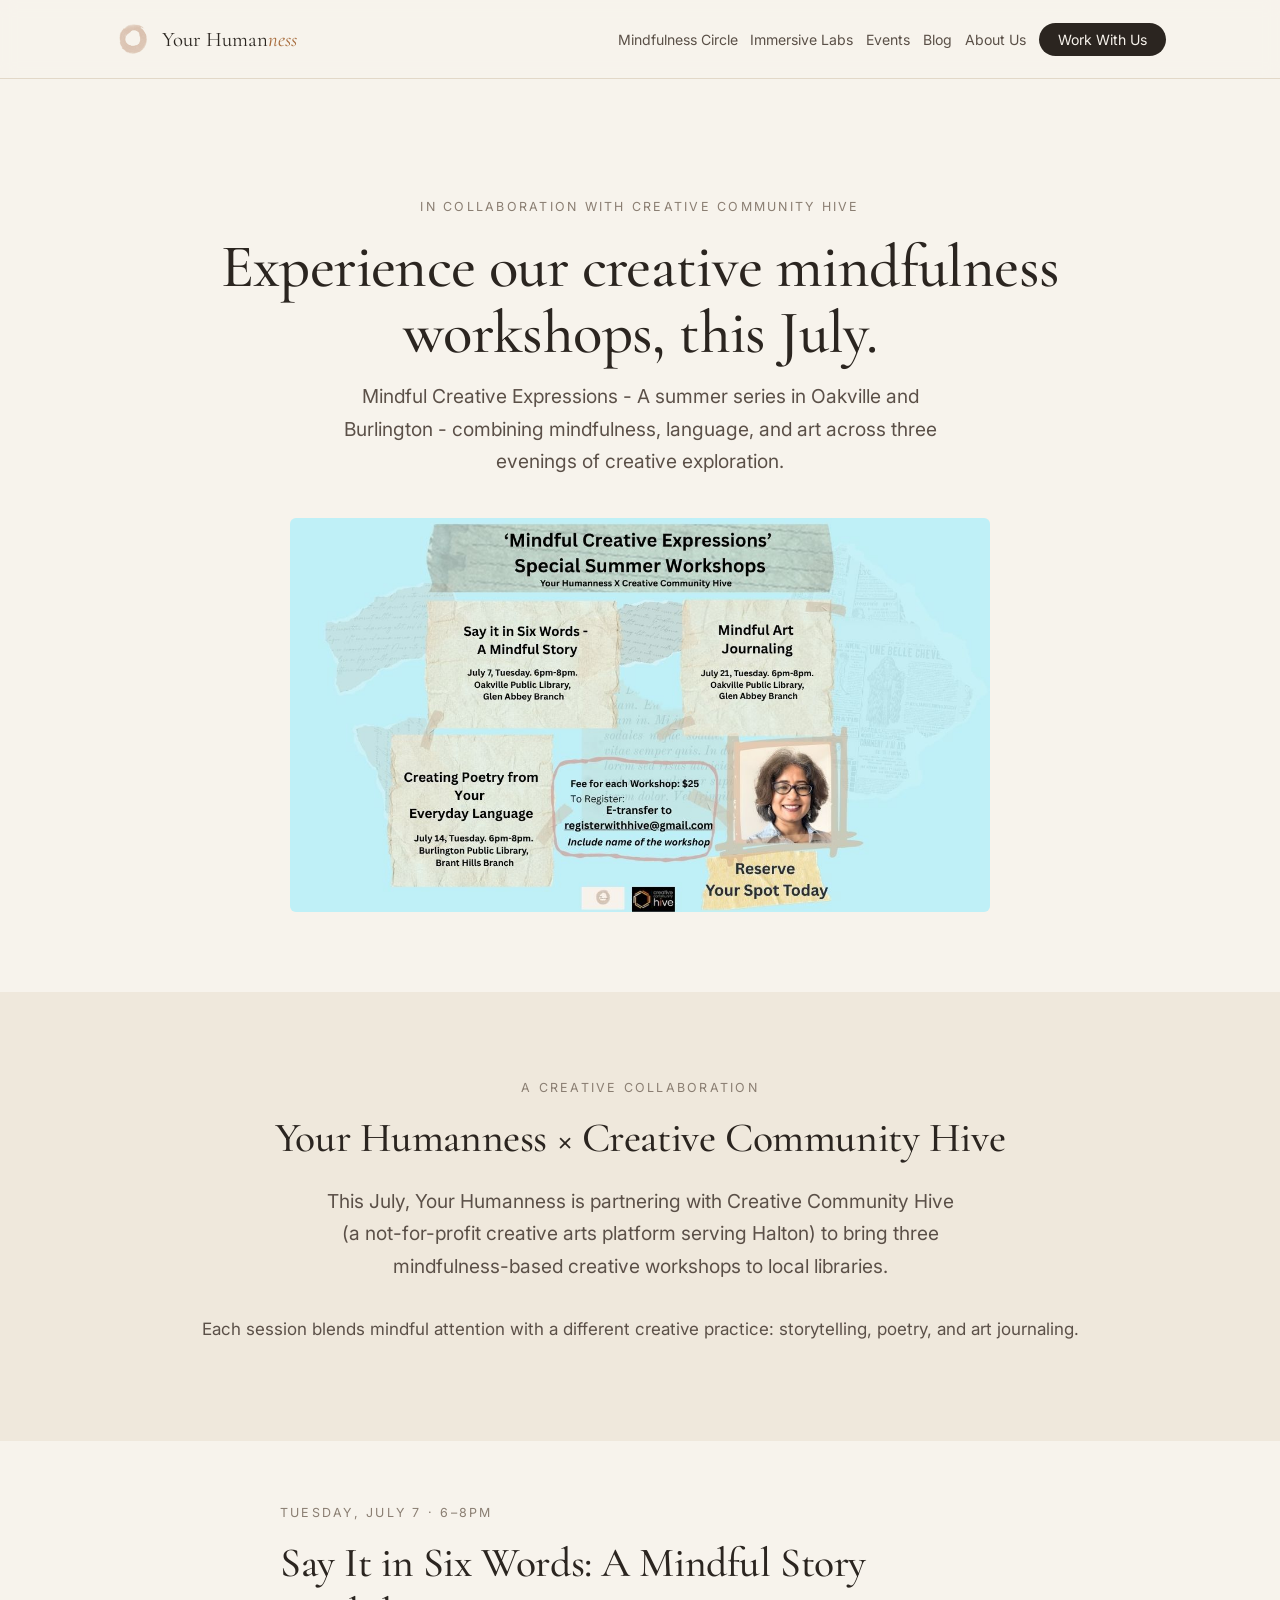
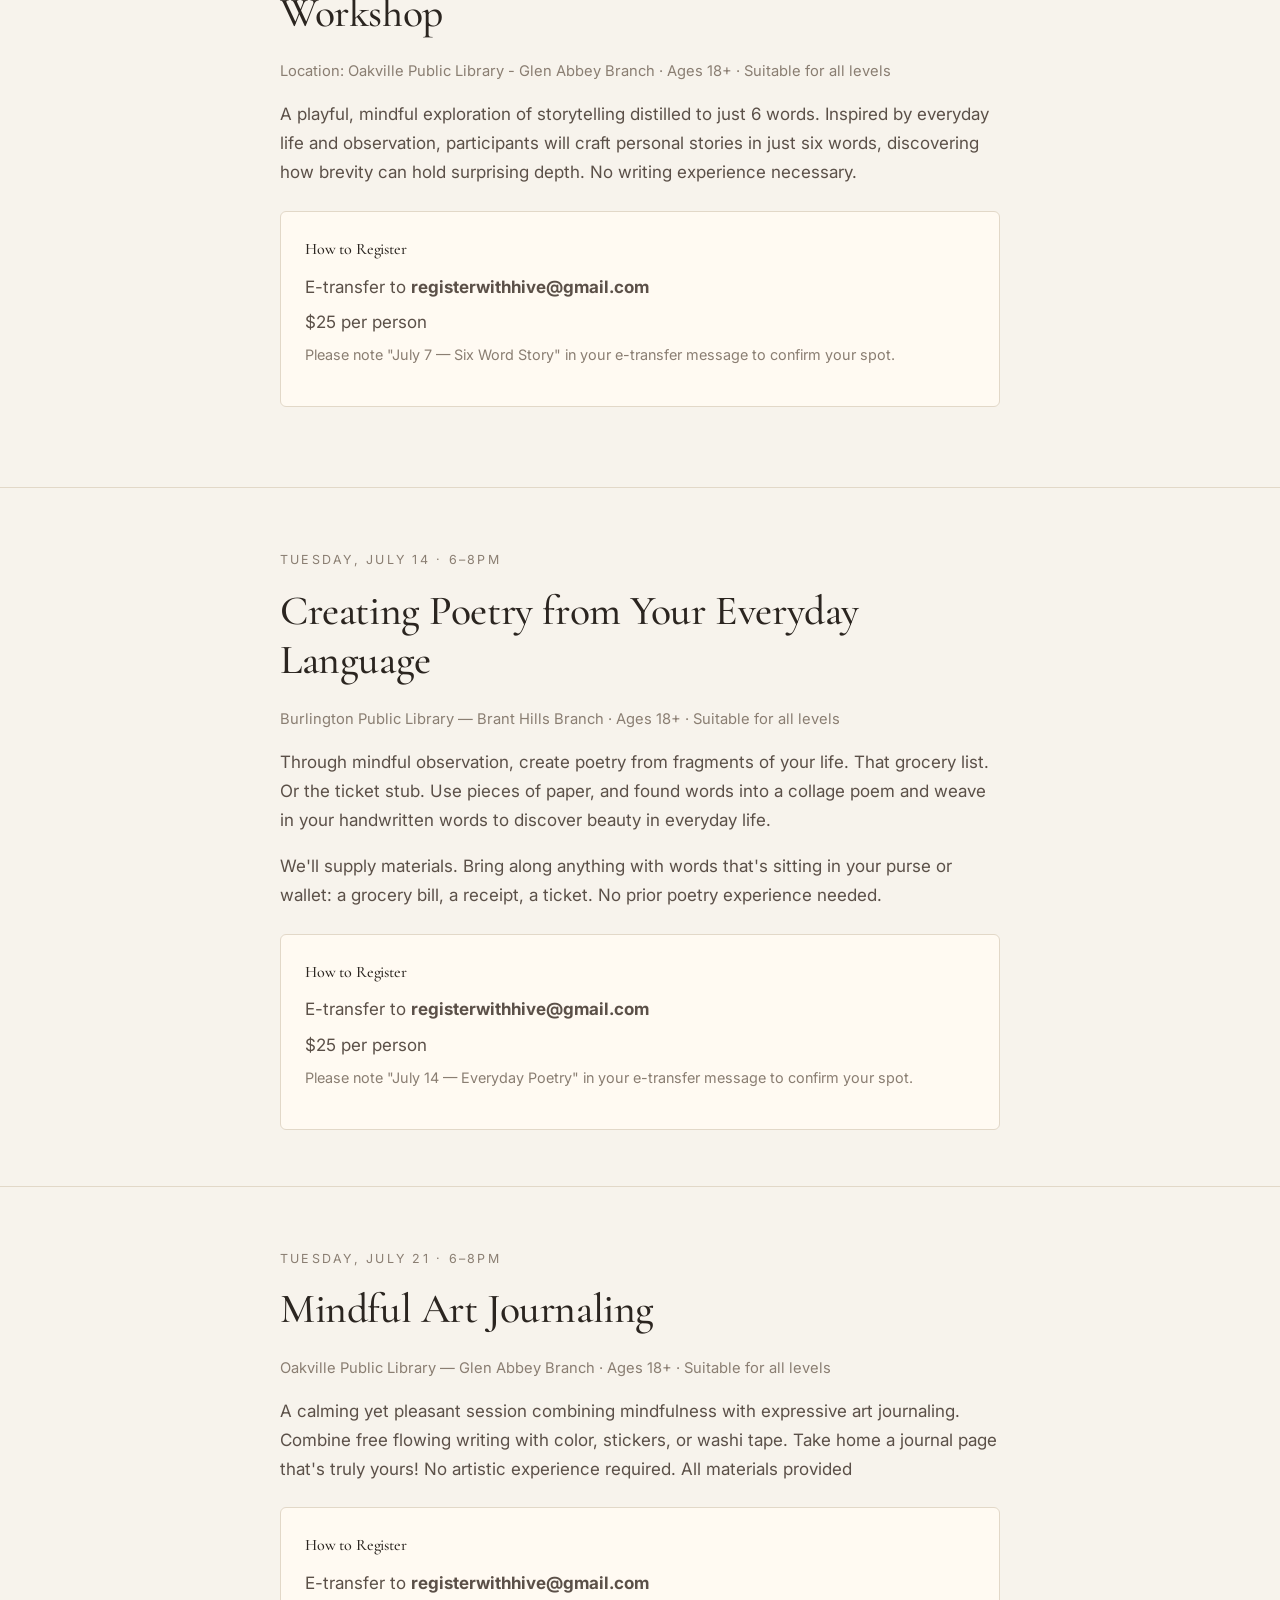
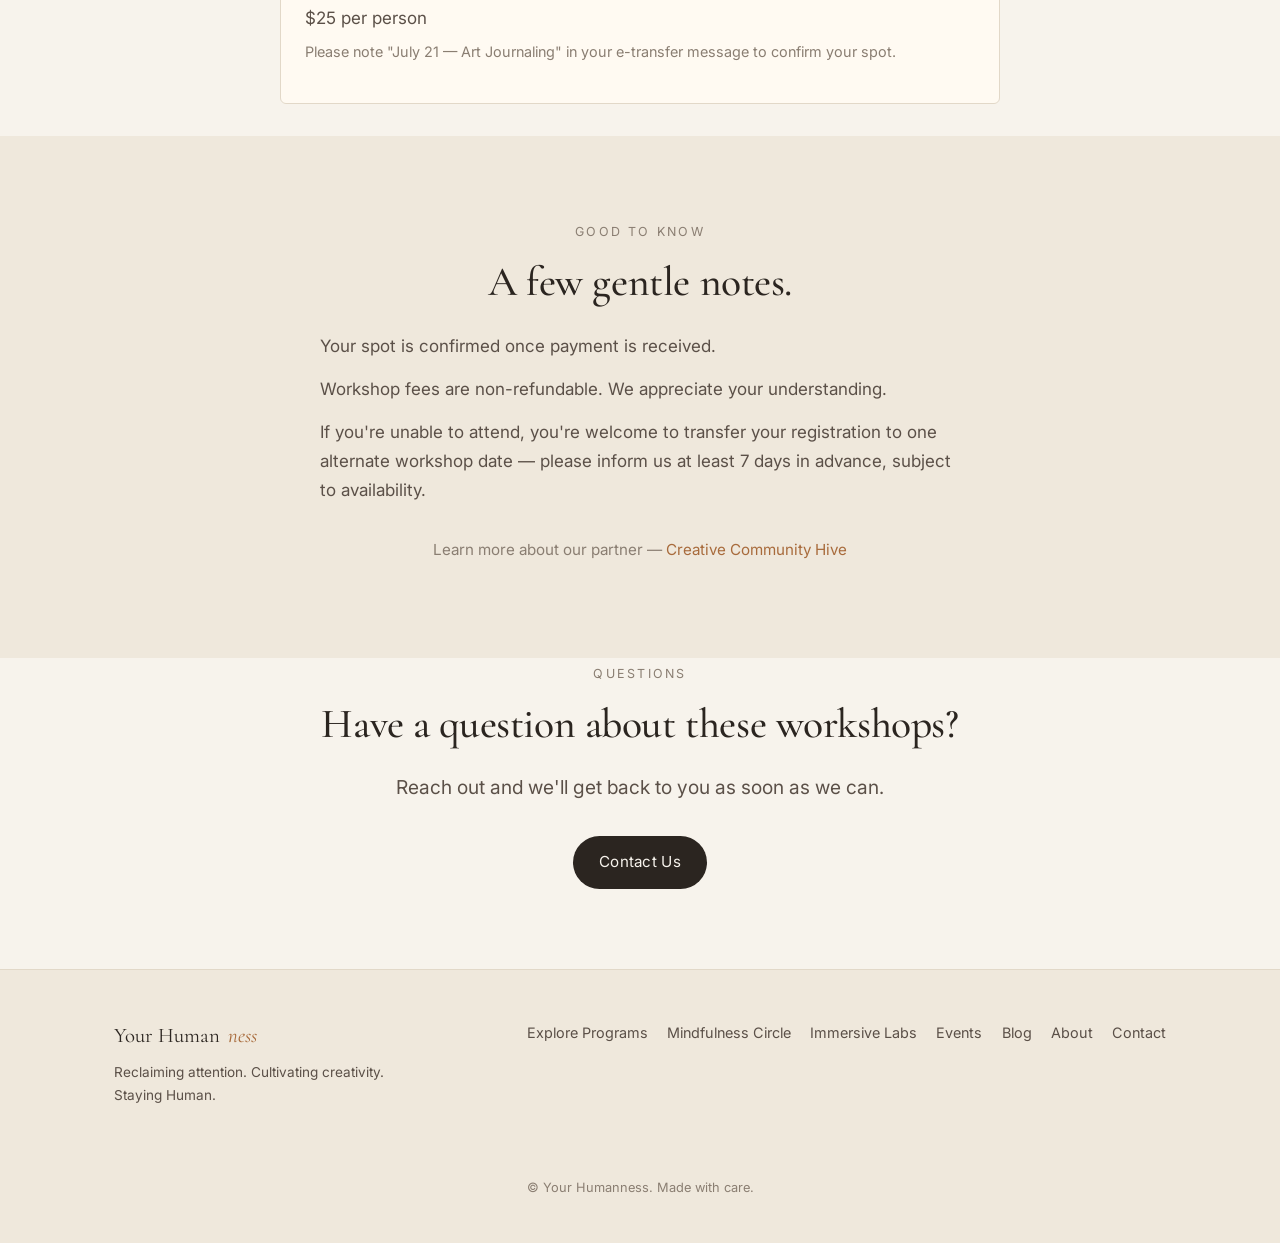
<file: summer-workshops.html>
<!DOCTYPE html>
<html lang="en">
<head>
  <!-- Google Tag Manager -->
<script>(function(w,d,s,l,i){w[l]=w[l]||[];w[l].push({'gtm.start':
new Date().getTime(),event:'gtm.js'});var f=d.getElementsByTagName(s)[0],
j=d.createElement(s),dl=l!='dataLayer'?'&l='+l:'';j.async=true;j.src=
'https://www.googletagmanager.com/gtm.js?id='+i+dl;f.parentNode.insertBefore(j,f);
})(window,document,'script','dataLayer','GTM-MCJ75NCN');</script>
<!-- End Google Tag Manager -->
  
<meta charset="utf-8">
<meta name="viewport" content="width=device-width,initial-scale=1">
<link rel="icon" type="image/png" href="/favicon.png">
<link rel="apple-touch-icon" href="/favicon.png">
<title>Mindfulness Summer Workshops — Your Humanness</title>
<meta name="description" content="Three creative mindfulness workshops in Oakville and Burlington this July — staying human with storytelling, poetry, and art journaling.">
<!-- Open Graph for WhatsApp, LinkedIn, Facebook -->
<meta property="og:type" content="website">
<meta property="og:url" content="https://www.yourhumanness.com/summer-workshops.html">
<meta property="og:title" content="Mindfulness Summer Workshops — Your Humanness">
<meta property="og:description" content="Three creative mindfulness workshops in Oakville and Burlington this July — staying human with storytelling, poetry, and art journaling.">
<meta property="og:image" content="https://www.yourhumanness.com/og-image.png">
  
<link rel="preconnect" href="https://fonts.googleapis.com">
<link rel="preconnect" href="https://fonts.gstatic.com" crossorigin>
<link href="https://fonts.googleapis.com/css2?family=Cormorant+Garamond:ital,wght@0,400;0,500;1,400&family=Inter:wght@300;400;500&display=swap" rel="stylesheet">
<link rel="stylesheet" href="styles.css">
</head>
<body>
<!-- Google Tag Manager (noscript) -->
<noscript><iframe src="https://www.googletagmanager.com/ns.html?id=GTM-MCJ75NCN"
height="0" width="0" style="display:none;visibility:hidden"></iframe></noscript>
<!-- End Google Tag Manager (noscript) -->
  
<nav class="nav"><div class="nav-inner">
<a href="index.html" class="brand">
  <img src="images/logo.png" alt="Your Humanness logo" 
  style="height:40px;width:40px;object-fit:contain;flex-shrink:0;">
  <span style="display:flex;flex-direction:column;
  justify-content:center;line-height:1.3">
    <span style="font-family:var(--serif);font-size:1.3rem;
    white-space:nowrap">Your Human<em>ness</em></span>
  </span>
</a>
<button class="nav-toggle" aria-label="Menu">≡</button>
<ul class="nav-links">
<li><a href="mindfulness-circle.html">Mindfulness Circle</a></li>
<li><a href="immersive-labs.html">Immersive Labs</a></li>
<li><a href="events.html">Events</a></li>
<li><a href="blog.html">Blog</a></li>
<li><a href="about.html">About Us</a></li>
<li><a href="work-with-us.html" class="nav-cta">Work With Us</a></li>
</ul>
</div></nav>

<!-- Hero -->
<header class="hero container">
<span class="eyebrow">In Collaboration with Creative Community Hive</span>
<h1>Experience our creative mindfulness workshops, this July.</h1>
<p class="sub">Mindful Creative Expressions - A summer series in Oakville and Burlington - 
combining mindfulness, language, and art across three 
evenings of creative exploration.</p>
<!--<a href="#workshops" class="btn">Register for Workshops</a>  -->
<img src="images/summer-workshopscch-banner.jpg" 
alt="Summer workshops with Your Humanness and CCH" 
style="width:100%;
       max-width:700px;
       height:auto;
       max-height:400px;
       object-fit:cover;
       border-radius:6px;
       margin-top:2.5rem;
       display:block;
       margin-left:auto;
       margin-right:auto;">
</header>

<!-- Collaboration Intro -->
<section class="section-alt">
<div class="container center">
<span class="eyebrow">A Creative Collaboration</span>
<h2>Your Humanness × Creative Community Hive</h2>
<p class="lede">This July, Your Humanness is partnering with 
Creative Community Hive (a not-for-profit creative arts platform serving Halton) to bring three mindfulness-based creative workshops 
to local libraries.</p> 
<p>Each session blends mindful attention with 
a different creative practice: storytelling, poetry, and art 
journaling.</p>
</div>
</section>

<!-- Event 1 -->
<section id="workshops" class="container section-tight style="padding:2rem 1.5rem">
<div style="max-width:720px;margin:0 auto">
  <span class="eyebrow">Tuesday, July 7 · 6–8pm</span>
  <h2>Say It in Six Words: A Mindful Story Workshop</h2>
  <p style="color:var(--muted);font-size:.92rem;
  margin-bottom:1rem">
  Location: Oakville Public Library - Glen Abbey Branch · Ages 18+ · 
  Suitable for all levels</p>
  <p>A playful, mindful exploration 
  of storytelling distilled to just 6 words. Inspired by  
  everyday life and observation, participants will craft personal 
  stories in just six words, discovering how brevity can hold 
  surprising depth. No writing experience necessary.</p>

  <div style="background:var(--card);border:1px solid var(--line);
  border-radius:6px;padding:1.5rem;margin-top:1.5rem">
    <h3 style="font-size:1rem;margin-bottom:.6rem">
    How to Register</h3>
    <p style="margin-bottom:.4rem">E-transfer to 
    <strong>registerwithhive@gmail.com</strong></p>
    <p style="margin-bottom:.4rem">$25 per person</p>
    <p style="font-size:.9rem;color:var(--muted)">
    Please note "July 7 — Six Word Story" in your e-transfer 
    message to confirm your spot.</p>
  </div>
</div>
</section>

<div class="divider" style="margin:1.5rem 0"></div>

<!-- Event 2 -->
<section class="container" style="padding:2rem 1.5rem">
<div style="max-width:720px;margin:0 auto">
  <span class="eyebrow">Tuesday, July 14 · 6–8pm</span>
  <h2>Creating Poetry from Your Everyday Language</h2>
  <p style="color:var(--muted);font-size:.92rem;
  margin-bottom:1rem">
  Burlington Public Library — Brant Hills Branch · Ages 18+ · 
  Suitable for all levels</p>
  <p>Through mindful observation, create poetry from fragments of 
  your life. That grocery list. Or the ticket stub. Use pieces of paper,  
  and found words into a collage poem and weave in your handwritten 
  words to discover beauty in everyday life.</p> 
  <p>We'll supply materials. Bring along
  anything with words that's sitting in your purse or wallet:
  a grocery bill, a receipt, a ticket.
  No prior poetry experience needed.</p>

  <div style="background:var(--card);border:1px solid var(--line);
  border-radius:6px;padding:1.5rem;margin-top:1.5rem">
    <h3 style="font-size:1rem;margin-bottom:.6rem">
    How to Register</h3>
    <p style="margin-bottom:.4rem">E-transfer to 
    <strong>registerwithhive@gmail.com</strong></p>
    <p style="margin-bottom:.4rem">$25 per person</p>
    <p style="font-size:.9rem;color:var(--muted)">
    Please note "July 14 — Everyday Poetry" in your e-transfer 
    message to confirm your spot.</p>
  </div>
</div>
</section>

<div class="divider" style="margin:1.5rem 0"></div>

<!-- Event 3 -->
<section class="container" style="padding:2rem 1.5rem">
<div style="max-width:720px;margin:0 auto">
  <span class="eyebrow">Tuesday, July 21 · 6–8pm</span>
  <h2>Mindful Art Journaling</h2>
  <p style="color:var(--muted);font-size:.92rem;
  margin-bottom:1rem">
  Oakville Public Library — Glen Abbey Branch · Ages 18+ · 
  Suitable for all levels</p>
  <p>A calming yet pleasant session 
  combining mindfulness with expressive art journaling. 
  Combine free flowing writing with color, stickers, or
  washi tape. Take home a journal page that's truly yours! 
  No artistic experience required. All materials provided</p>

  <div style="background:var(--card);border:1px solid var(--line);
  border-radius:6px;padding:1.5rem;margin-top:1.5rem">
    <h3 style="font-size:1rem;margin-bottom:.6rem">
    How to Register</h3>
    <p style="margin-bottom:.4rem">E-transfer to 
    <strong>registerwithhive@gmail.com</strong></p>
    <p style="margin-bottom:.4rem">$25 per person</p>
    <p style="font-size:.9rem;color:var(--muted)">
    Please note "July 21 — Art Journaling" in your e-transfer 
    message to confirm your spot.</p>
  </div>
</div>
</section>

<!-- Important Information -->
<section class="section-alt">
<div class="container">
<div style="max-width:640px;margin:0 auto;text-align:center">
<span class="eyebrow">Good to Know</span>
<h2>A few gentle notes.</h2>
<div style="text-align:left;margin-top:1.5rem">
  <p style="margin-bottom:.9rem">Your spot is confirmed once 
  payment is received.</p>
  <p style="margin-bottom:.9rem">Workshop fees are non-refundable. 
  We appreciate your understanding.</p>
  <p style="margin-bottom:0">If you're unable to attend, 
  you're welcome to transfer your registration 
  to one alternate workshop date — please inform us at least 
  7 days in advance, subject to availability.</p>
</div>
<p style="font-size:.95rem;color:var(--muted);
text-align:center;margin-top:2rem">
Learn more about our partner — 
<a href="https://creativecommunityhive.com" 
target="_blank" rel="noopener noreferrer">
Creative Community Hive</a></p>
</div>
</div>
</section>


  
<!-- Bottom CTA -->
<section class="container center">
<span class="eyebrow">Questions</span>
<h2>Have a question about these workshops?</h2>
<p class="lede">Reach out and we'll get back to you 
as soon as we can.</p>
<a href="contact.html" class="btn">Contact Us</a>
</section>

<!-- Footer -->
<footer><div class="foot-inner">
<div>
<a href="index.html" class="brand">Your Human<em>ness</em></a>
<p style="font-size:.85rem;margin-top:.5rem;max-width:280px">
Reclaiming attention. Cultivating creativity. 
Staying Human.</p>
</div>
<ul class="foot-links">
<li><a href="explore-programs.html">Explore Programs</a></li>
<li><a href="mindfulness-circle.html">Mindfulness Circle</a></li>
<li><a href="immersive-labs.html">Immersive Labs</a></li>
<li><a href="events.html">Events</a></li>
<li><a href="blog.html">Blog</a></li>
<li><a href="about.html">About</a></li>
<li><a href="contact.html">Contact</a></li>
</ul>
<p class="copy">© Your Humanness. Made with care.</p>
</div></footer>

<script src="script.js"></script>
</body>
</html>
</file>
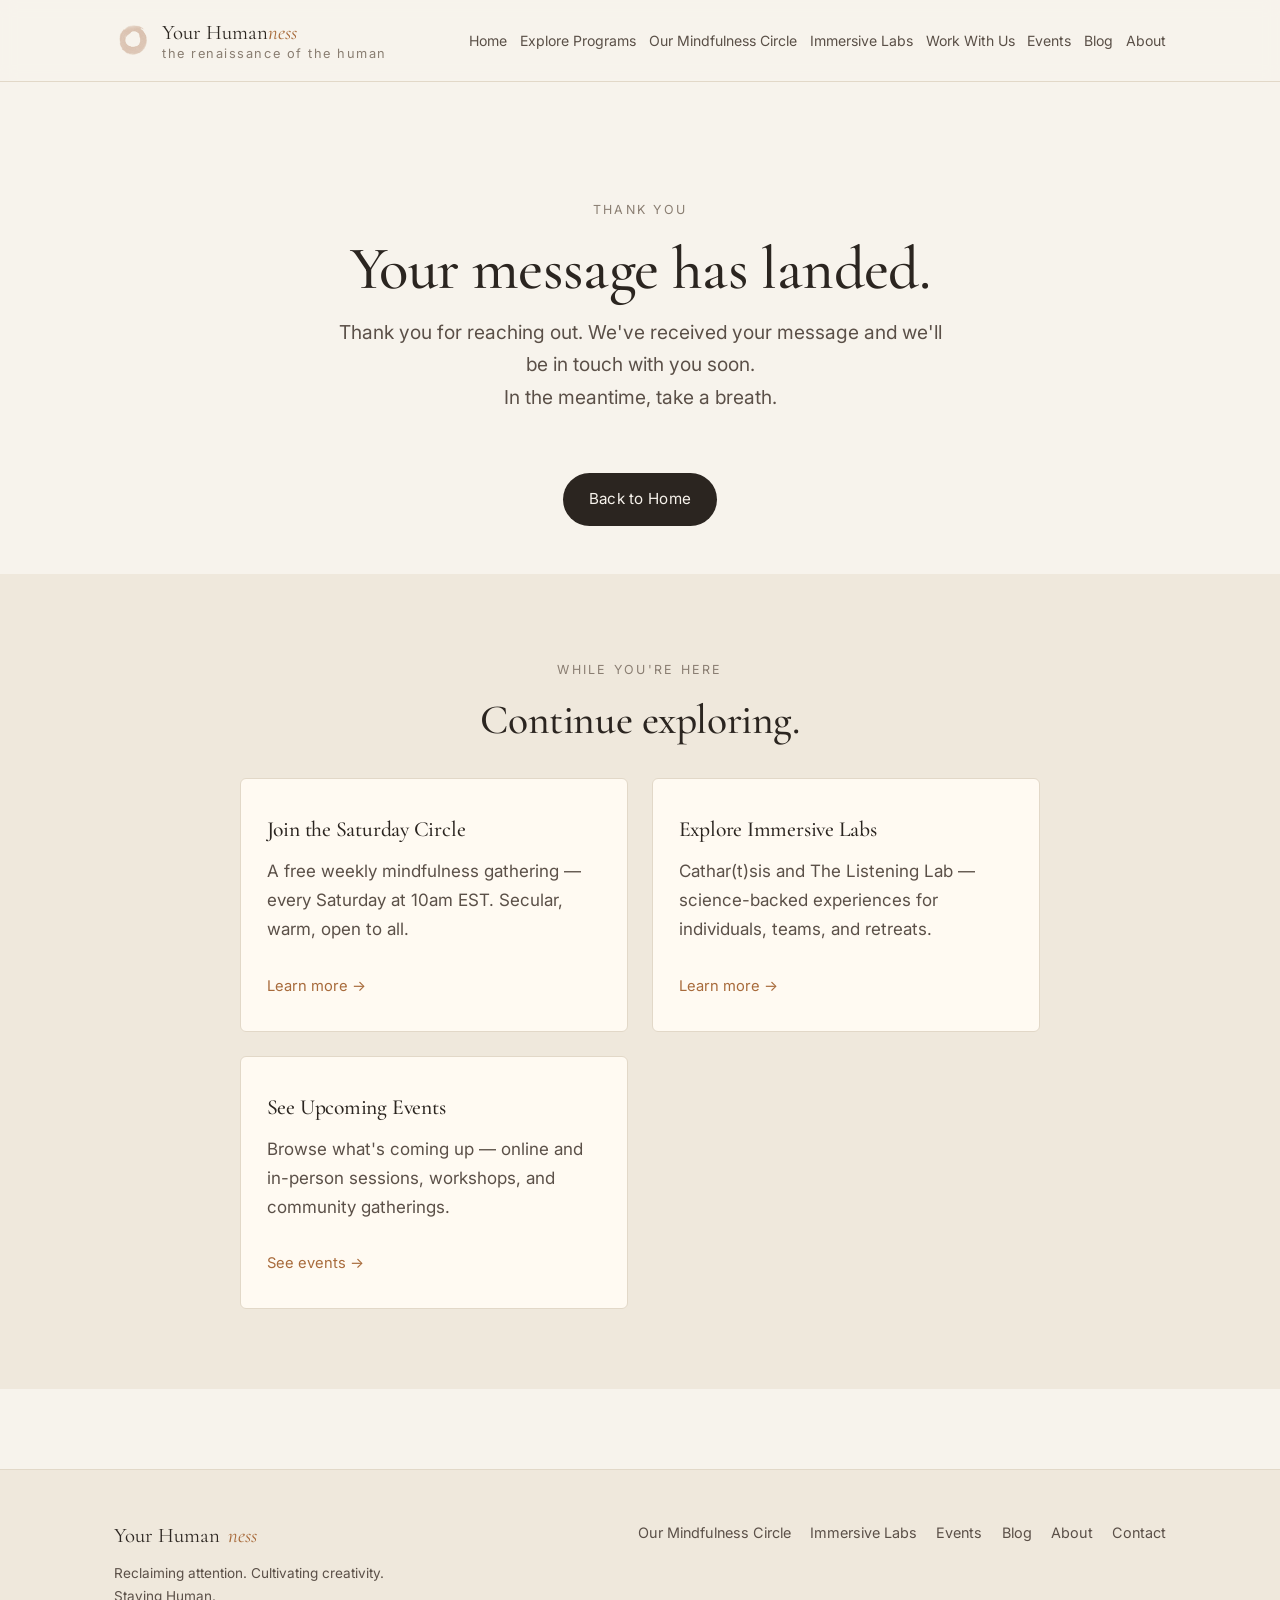
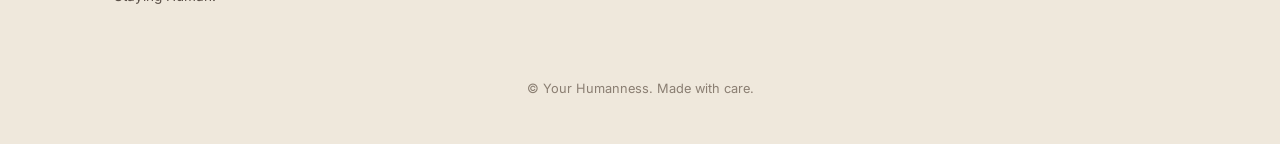
<file: thank-you.html>
<!DOCTYPE html>
<html lang="en">
<head>

  <!-- Google tag (gtag.js) -->
<script async src="https://www.googletagmanager.com/gtag/js?id=G-0V1GJDE4Q9"></script>
<script>
  window.dataLayer = window.dataLayer || [];
  function gtag(){dataLayer.push(arguments);}
  gtag('js', new Date());

  gtag('config', 'G-0V1GJDE4Q9');
</script>
  
<meta charset="utf-8">
<meta name="viewport" content="width=device-width,initial-scale=1">
<link rel="icon" type="image/png" href="/favicon.png">
<link rel="apple-touch-icon" href="/favicon.png">
<title>Thank You — Your Humanness</title>
<meta name="description" content="Thank you for reaching out to Your Humanness. We'll be in touch soon.">
<link rel="preconnect" href="https://fonts.googleapis.com">
<link rel="preconnect" href="https://fonts.gstatic.com" crossorigin>
<link href="https://fonts.googleapis.com/css2?family=Cormorant+Garamond:ital,wght@0,400;0,500;1,400&family=Inter:wght@300;400;500&display=swap" rel="stylesheet">
<link rel="stylesheet" href="styles.css">
</head>
<body>

<nav class="nav"><div class="nav-inner">
<a href="index.html" class="brand">
  <img src="images/logo.png"
  alt="Your Humanness logo" 
  style="height:40px;width:40px;
         object-fit:contain;
         flex-shrink:0;">
  <span style="display:flex;
  flex-direction:column;
  justify-content:center;
  line-height:1.3">
    <span style="font-family:var(--serif);
    font-size:1.3rem;
    white-space:nowrap">Your Human<em>ness</em></span>
<span class="brand-sub">The Renaissance of the Human</span>
  </span> 
</a>
<button class="nav-toggle" aria-label="Menu">≡</button>
<ul class="nav-links">
<li><a href="index.html">Home</a></li>
<li><a href="explore-programs.html">Explore Programs</a></li>
<li><a href="mindfulness-circle.html">Our Mindfulness Circle</a></li>
<li><a href="immersive-labs.html">Immersive Labs</a></li>
<li><a href="work-with-us.html">Work With Us</a></li>
<li><a href="events.html">Events</a></li>
<li><a href="blog.html">Blog</a></li>
<li><a href="about.html">About</a></li>
</ul>
</div></nav>

<!-- Hero -->
<header class="hero container" style="text-align:center;
padding-bottom:3rem">
<span class="eyebrow">Thank You</span>
<h1>Your message has landed.</h1>
<p class="sub">Thank you for reaching out. We've received your 
message and we'll be in touch with you soon.<br>
In the meantime, take a breath.</p>
<a href="index.html" class="btn" 
style="margin-top:1.5rem">Back to Home</a>
</header>

<!-- Gentle nudge section -->
<section class="section-alt">
<div class="container center">
  <span class="eyebrow">While you're here</span>
  <h2>Continue exploring.</h2>
  <div class="cards" style="margin-top:2rem;
  max-width:800px;margin-left:auto;margin-right:auto">

    <div class="card" style="text-align:left">
      <h3>Join the Saturday Circle</h3>
      <p>A free weekly mindfulness gathering — 
      every Saturday at 10am EST. 
      Secular, warm, open to all.</p>
      <a class="more" href="mindfulness-circle.html">
      Learn more</a>
    </div>

    <div class="card" style="text-align:left">
      <h3>Explore Immersive Labs</h3>
      <p>Cathar(t)sis and The Listening Lab — 
      science-backed experiences for individuals, 
      teams, and retreats.</p>
      <a class="more" href="immersive-labs.html">
      Learn more</a>
    </div>

    <div class="card" style="text-align:left">
      <h3>See Upcoming Events</h3>
      <p>Browse what's coming up — online and 
      in-person sessions, workshops, 
      and community gatherings.</p>
      <a class="more" href="events.html">
      See events</a>
    </div>

  </div>
</div>
</section>

<!-- Footer -->
<footer><div class="foot-inner">
<div>
<a href="index.html" class="brand">Your Human<em>ness</em></a>
<p style="font-size:.85rem;margin-top:.5rem;max-width:280px">
Reclaiming attention. Cultivating creativity. 
Staying Human.</p>
</div>
<ul class="foot-links">
<li><a href="mindfulness-circle.html">Our Mindfulness Circle</a></li>
<li><a href="immersive-labs.html">Immersive Labs</a></li>
<li><a href="events.html">Events</a></li>
<li><a href="blog.html">Blog</a></li>
<li><a href="about.html">About</a></li>
<li><a href="contact.html">Contact</a></li>
</ul>
<p class="copy">© Your Humanness. Made with care.</p>
</div></footer>

<script src="script.js"></script>
</body>
</html>
</file>
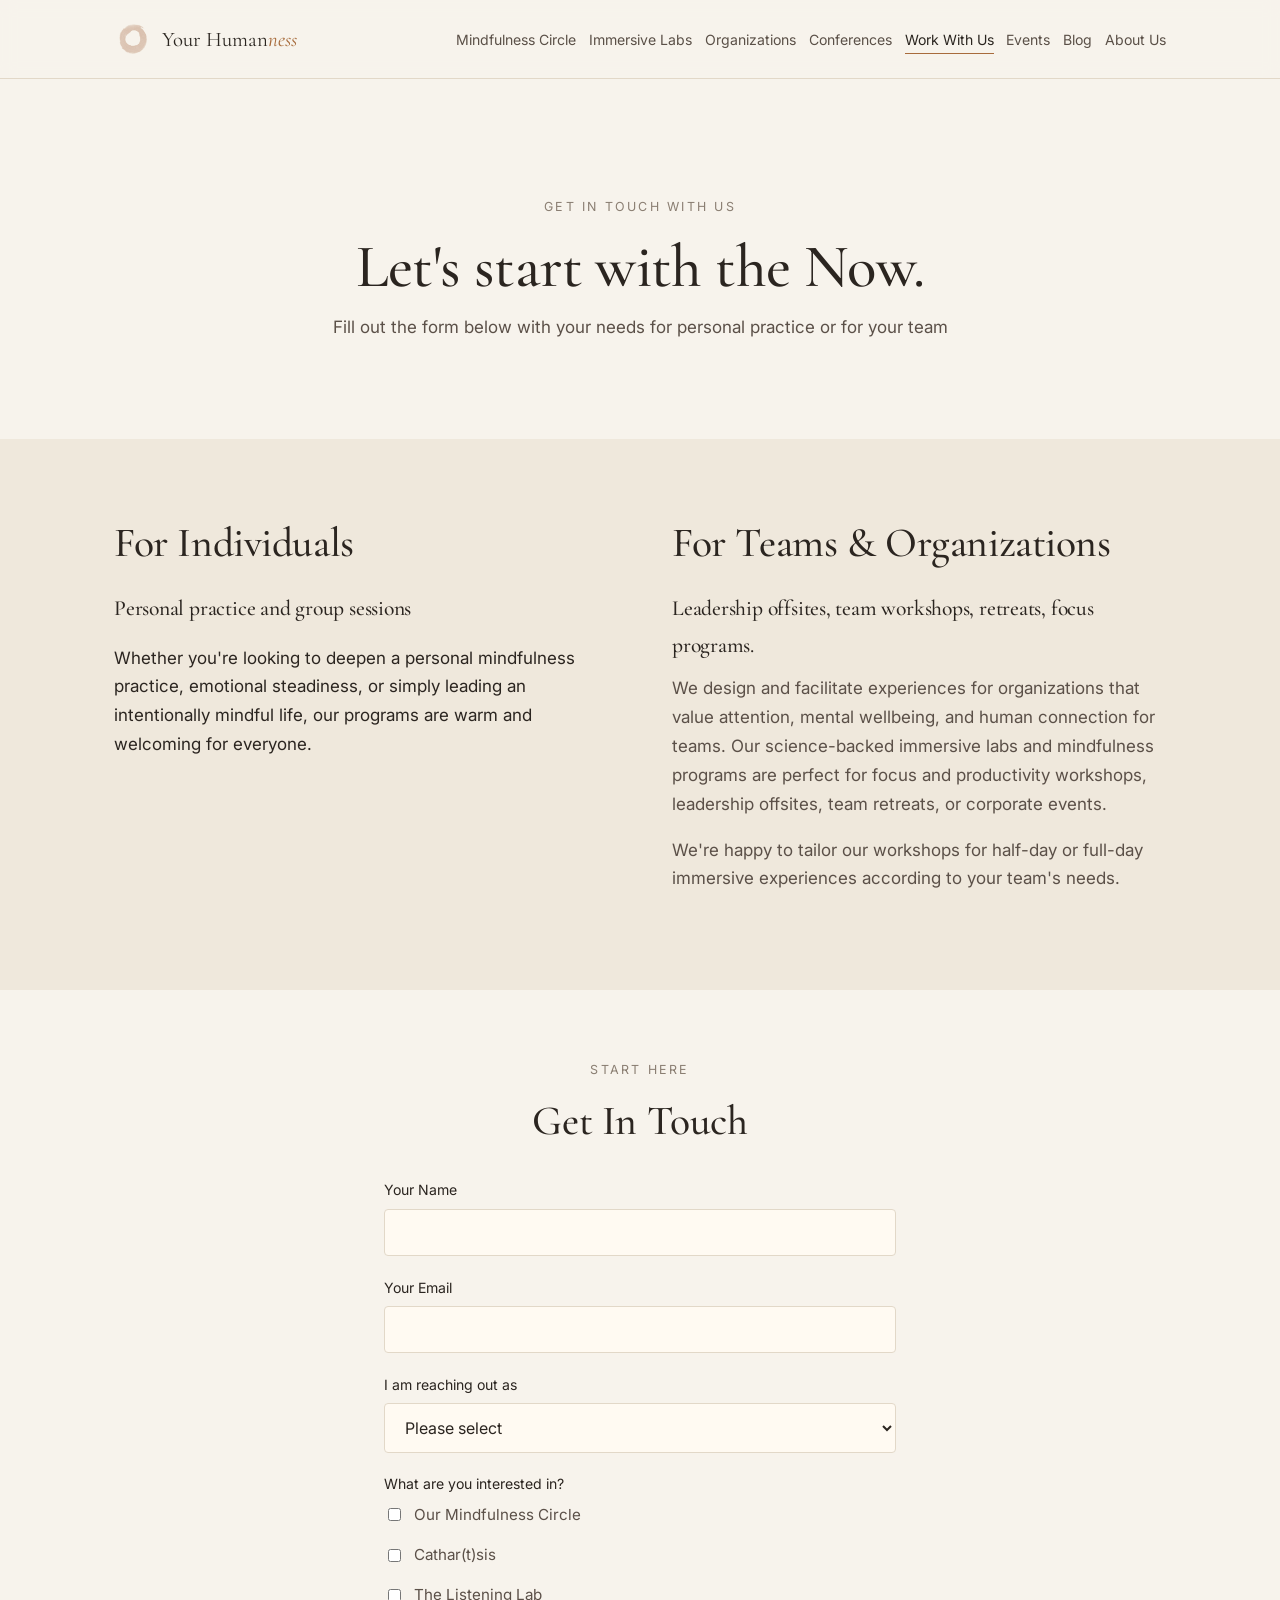
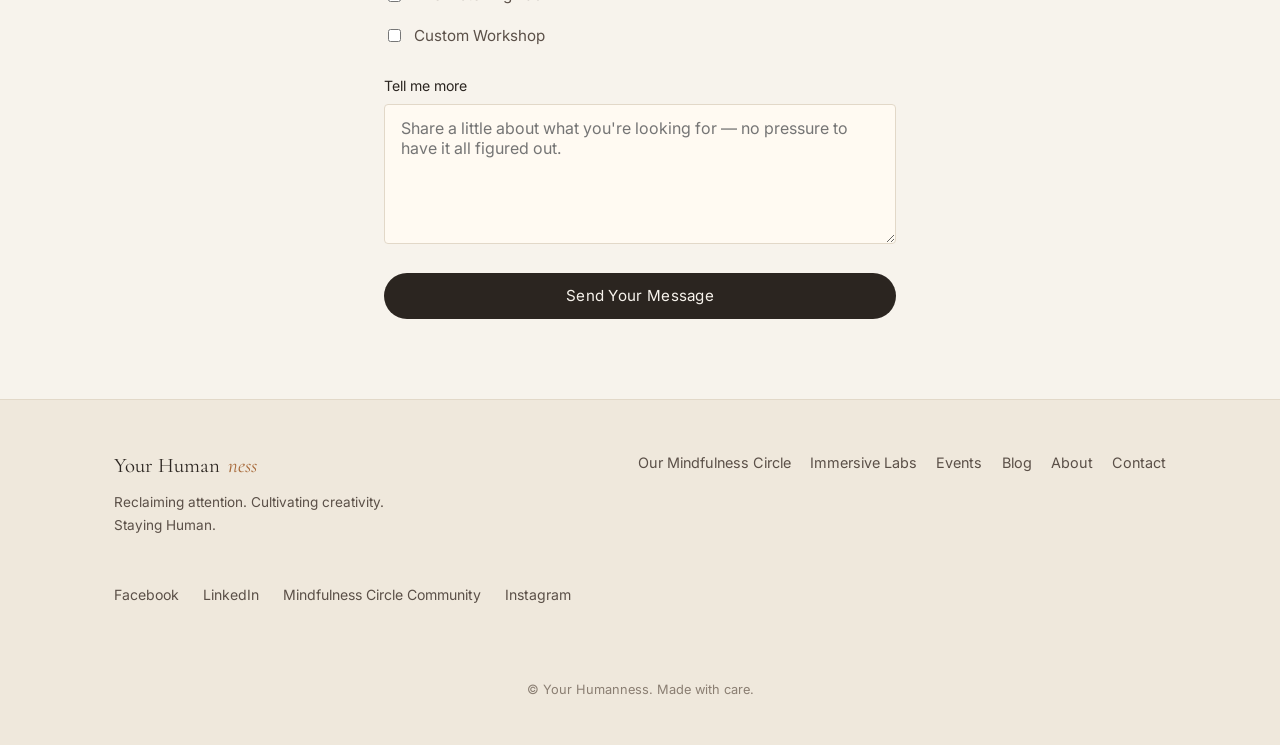
<file: work-with-us.html>
<!DOCTYPE html><html lang="en"><head>

  <!-- Google Tag Manager -->
<script>(function(w,d,s,l,i){w[l]=w[l]||[];w[l].push({'gtm.start':
new Date().getTime(),event:'gtm.js'});var f=d.getElementsByTagName(s)[0],
j=d.createElement(s),dl=l!='dataLayer'?'&l='+l:'';j.async=true;j.src=
'https://www.googletagmanager.com/gtm.js?id='+i+dl;f.parentNode.insertBefore(j,f);
})(window,document,'script','dataLayer','GTM-MCJ75NCN');</script>
<!-- End Google Tag Manager -->
  
<meta charset="utf-8"><meta name="viewport" content="width=device-width,initial-scale=1">
<link rel="icon" type="image/png" href="/favicon.png">
<link rel="apple-touch-icon" href="/favicon.png">
<title>Work With Us — Your Humanness</title>
<meta name="description" content="Cultivate a personal mindfulness and meditation practice. Bring mindfulness, creativity, and human skills programs to your team, leadership offsite, or retreat to improve focus and emotional well-being. Custom-built workshops for organizations and individuals.">
<link rel="preconnect" href="https://fonts.googleapis.com">
<link rel="preconnect" href="https://fonts.gstatic.com" crossorigin>
<link href="https://fonts.googleapis.com/css2?family=Cormorant+Garamond:ital,wght@0,400;0,500;1,400&family=Inter:wght@300;400;500&display=swap" rel="stylesheet">
<link rel="stylesheet" href="styles.css">
</head><body>
  <!-- Google Tag Manager (noscript) -->
<noscript><iframe src="https://www.googletagmanager.com/ns.html?id=GTM-MCJ75NCN"
height="0" width="0" style="display:none;visibility:hidden"></iframe></noscript>
<!-- End Google Tag Manager (noscript) -->
  
<nav class="nav"><div class="nav-inner">
<a href="index.html" class="brand">
  <img src="images/logo.png"
  alt="Your Humanness logo" 
  style="height:40px;width:40px;
         object-fit:contain;
         flex-shrink:0;">
  <span style="display:flex;
  flex-direction:column;
  justify-content:center;
  line-height:1.3">
    <span style="font-family:var(--serif);
    font-size:1.3rem;
    white-space:nowrap">Your Human<em>ness</em></span>
   </span> 
</a>
<button class="nav-toggle" aria-label="Menu">≡</button>
<ul class="nav-links">  
<li><a href="mindfulness-circle.html">Mindfulness Circle</a></li>
<li><a href="immersive-labs.html">Immersive Labs</a></li>
<li><a href="organizations.html">Organizations</a></li>
<li><a href="conferences.html">Conferences</a></li>
<li><a href="work-with-us.html">Work With Us</a></li>
<li><a href="events.html">Events</a></li>
<li><a href="blog.html">Blog</a></li>
<li><a href="about.html">About Us</a></li>
</ul></div></nav>

<header class="hero container">
<span class="eyebrow">Get In Touch With Us</span>
<h1>Let's start with the Now.</h1>
  <p>Fill out the form below with your needs for personal practice or for your team</p>
</header>

<!--<section class="container">
<div style="max-width:780px;margin:0 auto 4rem">
<span class="eyebrow">For Teams & Organizations</span>
<h2>Leadership offsites, team workshops, retreats, focus programs.</h2>
<p>We design and facilitate experiences for organizations that value attention, and mental wellbeing for teams.</p>
</p>Our science-backed immersive labs and mindfulness programs are perfect for focus and productivity workshops, leadership offsites, team retreats, or corporate events.</p>
</p>Tailored for full day immersives or half day immersive experiences</p>
</div>

<div class="divider"></div>

<div style="max-width:780px;margin:0 auto 3rem">
<span class="eyebrow">For Individuals</span>
<h2>Personal practice and group sessions.</h2>
</p>Whether you're looking to deepen a personal mindfulness practice, emotional steadiness, or simply leading an intentionally mindful life, our programs are warm and welcoming for everyone.</p>
</div>
</section>

<section class="section-alt">
<div class="container">
<div class="center" style="max-width:600px;margin:0 auto 2rem">
<span class="eyebrow">Start a conversation</span>
<h2>Tell us a little about you or your team.</h2>
</div>-->
<!-- Formspree placeholder -->
<!--<form action="https://formspree.io/f/PLACEHOLDER" method="POST">
<div class="field"><label for="name">Name</label><input type="text" id="name" name="name" required></div>
<div class="field"><label for="email">Email</label><input type="email" id="email" name="email" required></div>
<div class="field"><label for="reaching-as">I'm reaching out as</label>
<select id="reaching-as" name="reaching_as">
<option>Individual</option><option>Team or Organization</option>
</select></div>
<div class="field" id="org-field" style="display:none"><label for="org">Organization Name</label><input type="text" id="org" name="organization"></div>
<div class="field"><label>Areas of interest</label>
<div class="checks">
<label><input type="checkbox" name="interest" value="Our Mindfulness Circle"> Our Mindfulness Circle</label>
<label><input type="checkbox" name="interest" value="Cathar(t)sis"> Cathar(t)sis</label>
<label><input type="checkbox" name="interest" value="The Listening Lab"> The Listening Lab</label>
<label><input type="checkbox" name="interest" value="Custom Workshop"> Custom Workshop</label>
</div></div>
<div class="field"><label for="more">Tell me more</label><textarea id="more" name="message" placeholder="Anything you'd like us to know…"></textarea></div>
<div class="center"><button type="submit" class="btn">Send</button></div>
</form>
</div></section>-->

<section class="section-alt">
<div class="container split">
<div>
<h2>For Individuals</h2>
  <h3>Personal practice and group sessions</h3>
</p>Whether you're looking to deepen a personal mindfulness practice, emotional steadiness, or simply leading an intentionally mindful life, our programs are warm and welcoming for everyone.</p>
</div>
<div>
<h2>For Teams &amp; Organizations</h2>
  <h3>Leadership offsites, team workshops, retreats, focus programs.</h3>
<p>We design and facilitate experiences for organizations that value attention, mental wellbeing, and human connection for teams.
 Our science-backed immersive labs and mindfulness programs are perfect for focus and productivity workshops, leadership offsites, team retreats, or corporate events.</p>
  
<p>We're happy to tailor our workshops for half-day or full-day immersive experiences according to your team's needs.</p>
</div>
</div>
</section>

<section class="container" style="max-width:560px;margin:4rem auto">
<div style="text-align:center;margin-bottom:2rem">
<span class="eyebrow">Start here</span>
<h2>Get In Touch</h2>
</div>

<form action="https://formspree.io/f/xqejaegk" method="POST">
<input type="hidden" name="_subject" value="New Work With Us enquiry from YH website">
<input type="hidden" name="_next" value="https://www.yourhumanness.com/thank-you.html">

<div class="field">
<label for="name">Your Name</label>
<input type="text" id="name" name="name" required>
</div>

<div class="field">
<label for="email">Your Email</label>
<input type="email" id="email" name="email" required>
</div>

<div class="field">
<label for="reaching-as">I am reaching out as</label>
<select id="reaching-as" name="reaching_as" required onchange="document.getElementById('org-field').style.display = this.value === 'A Team or Organisation' ? 'block' : 'none';">
<option value="">Please select</option>
<option>An Individual</option>
<option>A Team or Organisation</option>
</select>
</div>

<div class="field" id="org-field" style="display:none">
<label for="org">Organisation Name</label>
<input type="text" id="org" name="organisation">
</div>

<div class="field">
<label>What are you interested in?</label>
<div class="checks">
<label><input type="checkbox" name="interests[]" value="Our Mindfulness Circle"> Our Mindfulness Circle</label>
<label><input type="checkbox" name="interests[]" value="Cathar(t)sis"> Cathar(t)sis</label>
<label><input type="checkbox" name="interests[]" value="The Listening Lab"> The Listening Lab</label>
<label><input type="checkbox" name="interests[]" value="Custom Workshop"> Custom Workshop</label>
</div>
</div>

<div class="field">
<label for="message">Tell me more</label>
<textarea id="message" name="message" required style="min-height:140px" placeholder="Share a little about what you're looking for — no pressure to have it all figured out."></textarea>
</div>

<button type="submit" class="btn" style="width:100%">Send Your Message</button>
</form>
</section>


<footer><div class="foot-inner">
<div><a href="index.html" class="brand">Your Human<em>ness</em></a>
<p style="font-size:.85rem;margin-top:.5rem;max-width:280px">Reclaiming attention. Cultivating creativity. Staying Human.</p></div>
<ul class="foot-links">
<li><a href="mindfulness-circle.html">Our Mindfulness Circle</a></li>
<li><a href="immersive-labs.html">Immersive Labs</a></li>
<li><a href="events.html">Events</a></li>
<li><a href="blog.html">Blog</a></li>
<li><a href="about.html">About</a></li>
<li><a href="contact.html">Contact</a></li>
</ul>
<!-- Social Links -->
<div style="display:flex;justify-content:center;
gap:1.5rem;flex-wrap:wrap;margin-bottom:1rem">
  <a href="https://www.facebook.com/yourhumanness" 
  target="_blank" rel="noopener noreferrer"
  style="color:var(--ink-soft);font-size:.88rem;
  border:none;">Facebook</a>

  <a href="https://www.linkedin.com/company/yourhumanness/" 
  target="_blank" rel="noopener noreferrer"
  style="color:var(--ink-soft);font-size:.88rem;
  border:none;">LinkedIn</a>

  <a href="https://www.facebook.com/groups/ourmindfulnesscircle" 
  target="_blank" rel="noopener noreferrer"
  style="color:var(--ink-soft);font-size:.88rem;
  border:none;">Mindfulness Circle Community</a>

  <a href="https://www.instagram.com/yourhumanness" 
  target="_blank" rel="noopener noreferrer"
  style="color:var(--ink-soft);font-size:.88rem;
  border:none;">Instagram</a>
</div>

<p class="copy">© Your Humanness. Made with care.</p>
</div></footer>
<script src="script.js"></script></body></html>
</file>
<file: styles.css>
/* Your Humanness — calm, warm, grounded */
:root{
  --bg:#f7f3ec;
  --bg-alt:#efe8dc;
  --ink:#2b2520;
  --ink-soft:#5b5048;
  --muted:#8a7e72;
  --accent:#a86b3c;
  --accent-soft:#c98e5e;
  --line:#e2d8c8;
  --card:#fffaf2;
  --max:1100px;
  --serif:"Cormorant Garamond","Garamond",Georgia,serif;
  --sans:"Inter","Helvetica Neue",system-ui,-apple-system,sans-serif;
}
*{box-sizing:border-box}
html{scroll-behavior:smooth}
body{
  margin:0;
  font-family:var(--sans);
  font-size:17px;
  line-height:1.7;
  color:var(--ink);
  background:var(--bg);
  -webkit-font-smoothing:antialiased;
}
h1,h2,h3,h4{font-family:var(--serif);font-weight:500;letter-spacing:-.01em;color:var(--ink);margin:0 0 .5em}
h1{font-size:clamp(2.4rem,5vw,3.8rem);line-height:1.1}
h2{font-size:clamp(1.8rem,3.4vw,2.6rem);line-height:1.2}
h3{font-size:1.35rem}
p{margin:0 0 1em;color:var(--ink-soft)}
a{color:var(--accent);text-decoration:none;border-bottom:1px solid transparent;transition:border-color .2s}
a:hover{border-color:var(--accent)}
.container{max-width:var(--max);margin:0 auto;padding:0 1.5rem}
.eyebrow{font-family:var(--sans);font-size:.78rem;text-transform:uppercase;letter-spacing:.18em;color:var(--muted);margin-bottom:1rem;display:inline-block}

/* Nav */
.nav{
  position:sticky;top:0;z-index:50;
  background:rgba(247,243,236,.92);
  backdrop-filter:blur(8px);
  border-bottom:1px solid var(--line);
}
.nav-inner{
  max-width:var(--max);margin:0 auto;
  display:flex;align-items:center;justify-content:space-between;
  padding:1.2rem 1.5rem;
}
.brand{font-family:var(--serif);font-size:1.3rem;color:var(--ink);border:none}
.brand em{font-style:italic;color:var(--accent)}
.brand {
  display: flex;
  align-items: center;
  gap: .5rem;
  border: none;
  white-space: nowrap;
  flex-shrink: 0;
}
.brand-sub {
  display: block;
  font-family: var(--sans);
  font-size: .8rem;
  letter-spacing: .12em;
  text-transform: lowercase;
  line-height: 1.2;
  color: var(--muted);
  font-style: normal;
  white-space: nowrap;
}

.nav-links{display:flex;gap:.8rem;flex-wrap:wrap;list-style:none;margin:0;padding:0}
.nav-links a{
  color:var(--ink-soft);font-size:.88rem;border:none;
  padding:.3rem 0;border-bottom:1px solid transparent;
}
.nav-links a:hover,.nav-links a.active{color:var(--ink);border-bottom-color:var(--accent)}
.nav-toggle{display:none;background:none;border:none;font-size:1.5rem;color:var(--ink);cursor:pointer}

/* Sections */
section{padding:5rem 0}
.section-tight{padding:3.5rem 0}
.section-alt{background:var(--bg-alt)}
.center{text-align:center}
.lede{font-size:1.2rem;max-width:640px;margin:0 auto 2rem;color:var(--ink-soft)}

/* Hero */
.hero{padding:7rem 0 5rem;text-align:center}
.hero h1{max-width:900px;margin:0 auto .8rem}
.hero .sub{max-width:620px;margin:0 auto 2.2rem;font-size:1.2rem;color:var(--ink-soft)}

/* Cards */
.cards{display:grid;grid-template-columns:repeat(auto-fit,minmax(260px,1fr));gap:1.5rem;margin-top:2.5rem}
.card{
  background:var(--card);
  border:1px solid var(--line);
  border-radius:6px;
  padding:2rem 1.6rem;
  transition:transform .25s ease, box-shadow .25s ease;
  display:flex;flex-direction:column;
}
.card:hover{transform:translateY(-3px);box-shadow:0 12px 30px -18px rgba(43,37,32,.25)}
.card h3{margin-bottom:.6rem;font-family:var(--serif)}
.card p{flex:1}
.card a.more{margin-top:.8rem;font-size:.92rem;border:none;color:var(--accent)}
.card a.more:after{content:" →"}

/* Buttons */
.btn{
  display:inline-block;
  font-family:var(--sans);
  background:var(--ink);
  color:var(--bg);
  padding:.85rem 1.6rem;
  border-radius:999px;
  border:none;
  font-size:.95rem;
  letter-spacing:.02em;
  cursor:pointer;
  transition:background .2s;
}
.btn:hover{background:var(--accent);border:none}
.btn-outline{
  background:transparent;color:var(--ink);border:1px solid var(--ink);
}
.btn-outline:hover{background:var(--ink);color:var(--bg)}

/* Forms */
form{max-width:560px;margin:0 auto}
.field{margin-bottom:1.2rem;text-align:left}
label{display:block;font-size:.88rem;color:var(--ink);margin-bottom:.4rem}
input[type=text],input[type=email],select,textarea{
  width:100%;
  padding:.8rem 1rem;
  font-family:var(--sans);font-size:1rem;
  background:var(--card);
  border:1px solid var(--line);
  border-radius:4px;
  color:var(--ink);
}
input:focus,select:focus,textarea:focus{outline:none;border-color:var(--accent)}
textarea{min-height:140px;resize:vertical}
.checks{display:flex;flex-direction:column;gap:.5rem}
.checks label{display:flex;align-items:center;gap:.6rem;font-size:.95rem;color:var(--ink-soft);cursor:pointer}
.checks input{width:auto}

/* Email signup */
.signup{
  background:var(--bg-alt);
  padding:3.5rem 1.5rem;
  border-radius:8px;
  text-align:center;
  margin:3rem 0;
}
.signup form{display:flex;gap:.6rem;max-width:440px;margin:1.5rem auto 0}
.signup input{flex:1}
@media(max-width:520px){.signup form{flex-direction:column}}

/* Trust bar */
.trust{
  display:flex;justify-content:center;align-items:center;
  gap:2.5rem;flex-wrap:wrap;
  padding:2rem 0;
  border-top:1px solid var(--line);border-bottom:1px solid var(--line);
  color:var(--muted);font-size:.85rem;letter-spacing:.1em;text-transform:uppercase;
}

/* Embed placeholder */
.embed-placeholder{
  background:var(--card);
  border:1px dashed var(--line);
  border-radius:6px;
  padding:3rem 1.5rem;
  text-align:center;
  color:var(--muted);
  font-size:.95rem;
}

/* Two-up split */
.split{display:grid;grid-template-columns:1fr;gap:3rem}
@media(min-width:760px){.split{grid-template-columns:1fr 1fr;gap:4rem}}
.divider{height:1px;background:var(--line);margin:4rem 0}

/* Blog */
.posts{display:grid;gap:2rem;margin-top:2rem}
.post{padding:2rem 0;border-bottom:1px solid var(--line)}
.post:last-child{border-bottom:none}
.post .meta{font-size:.8rem;color:var(--muted);text-transform:uppercase;letter-spacing:.12em;margin-bottom:.5rem}
.post h3{font-size:1.6rem;margin-bottom:.5rem}

/* Events */
.events{list-style:none;padding:0;margin:2rem 0 0}
.events li{
  display:flex;justify-content:space-between;align-items:center;
  padding:1.2rem 0;border-bottom:1px solid var(--line);gap:1rem;flex-wrap:wrap;
}
.events .when{color:var(--muted);font-size:.9rem}

/* About */
.about-grid{display:grid;grid-template-columns:1fr;gap:2.5rem;align-items:start}
@media(min-width:720px){.about-grid{grid-template-columns:1fr 2fr}}
.photo-placeholder{
  aspect-ratio:1/1.15;
  background:linear-gradient(135deg,var(--bg-alt),var(--line));
  border-radius:6px;
  display:flex;align-items:center;justify-content:center;
  color:var(--muted);font-size:.9rem;
}

/* Footer */
footer{
  background:var(--bg-alt);
  padding:3rem 0 2rem;margin-top:5rem;
  border-top:1px solid var(--line);
}
.foot-inner{
  max-width:var(--max);margin:0 auto;padding:0 1.5rem;
  display:flex;justify-content:space-between;align-items:flex-start;gap:2rem;flex-wrap:wrap;
}
.foot-links{display:flex;gap:1.2rem;flex-wrap:wrap;list-style:none;padding:0;margin:0}
.foot-links a{color:var(--ink-soft);font-size:.9rem;border:none}
.foot-links a:hover{color:var(--accent)}
.copy{font-size:.8rem;color:var(--muted);margin-top:1.5rem;text-align:center;width:100%}

/* Mobile nav */
@media(max-width:1000px){
  .nav-toggle{display:block}
  .nav-links{
    display:none;
    position:absolute;top:100%;left:0;right:0;
    flex-direction:column;gap:0;
    background:var(--bg);
    border-bottom:1px solid var(--line);
    padding:1rem 1.5rem;
  }
  .nav-links.open{display:flex}
  .nav-links li{padding:.5rem 0;border-bottom:1px solid var(--line)}
  .nav-links li:last-child{border:none}
  .nav-inner{position:relative}
  .nav-links a{white-space:nowrap}
}
/* Mobile Optimization for Hero Section */
@media (max-width: 768px) {
  .hero {
    /* Reduces the massive top/bottom padding so the content lifts up on small screens */
    padding: 4rem 1.2rem 3rem; 
  }

  .hero h1 {
    /* Drops the minimum font size so it sits elegantly on a phone screen */
    font-size: clamp(1.8rem, 7vw, 2.4rem);
    line-height: 1.25;
    margin-bottom: 1rem;
  }

  .hero .sub {
    /* Slightly reduces the subtitle font size (around 16px) for better readability */
    font-size: 1rem;
    line-height: 1.5;
    margin-bottom: 1.8rem;
  }
}

/* Nav call-to-action button */
.nav-links a.nav-cta{
  background:var(--ink);
  color:var(--bg);
  padding:.5rem 1.2rem;
  border-radius:999px;
  border:none;
}
.nav-links a.nav-cta:hover,
.nav-links a.nav-cta.active{
  background:var(--accent);
  color:var(--bg);
  border:none;
}
@media(min-width:1001px){
  .nav-links{align-items:center}
}

.faq details {
  border-bottom: 1px solid rgba(0, 0, 0, .12);
  padding: 1rem 0;
}
.faq summary {
  cursor: pointer;
  font-weight: 600;
  list-style: none;          /* hides the default triangle */
  display: flex;
  justify-content: space-between;
  align-items: center;
  gap: 1rem;
}
.faq summary::-webkit-details-marker { display: none; }  /* Safari */
.faq summary::after {
  content: "+";
  font-size: 1.4rem;
  line-height: 1;
}
.faq details[open] summary::after {
  content: "−";
}
.faq details p {
  margin: .75rem 0 0;
}

.credentials-list {
  display: inline-block;
  text-align: left;
  margin: 1.25rem 0;
  padding-left: 1.25rem;   /* keeps the bullets inside the block */
}
.credentials-list li {
  padding: .35rem 0;
}
</file>
